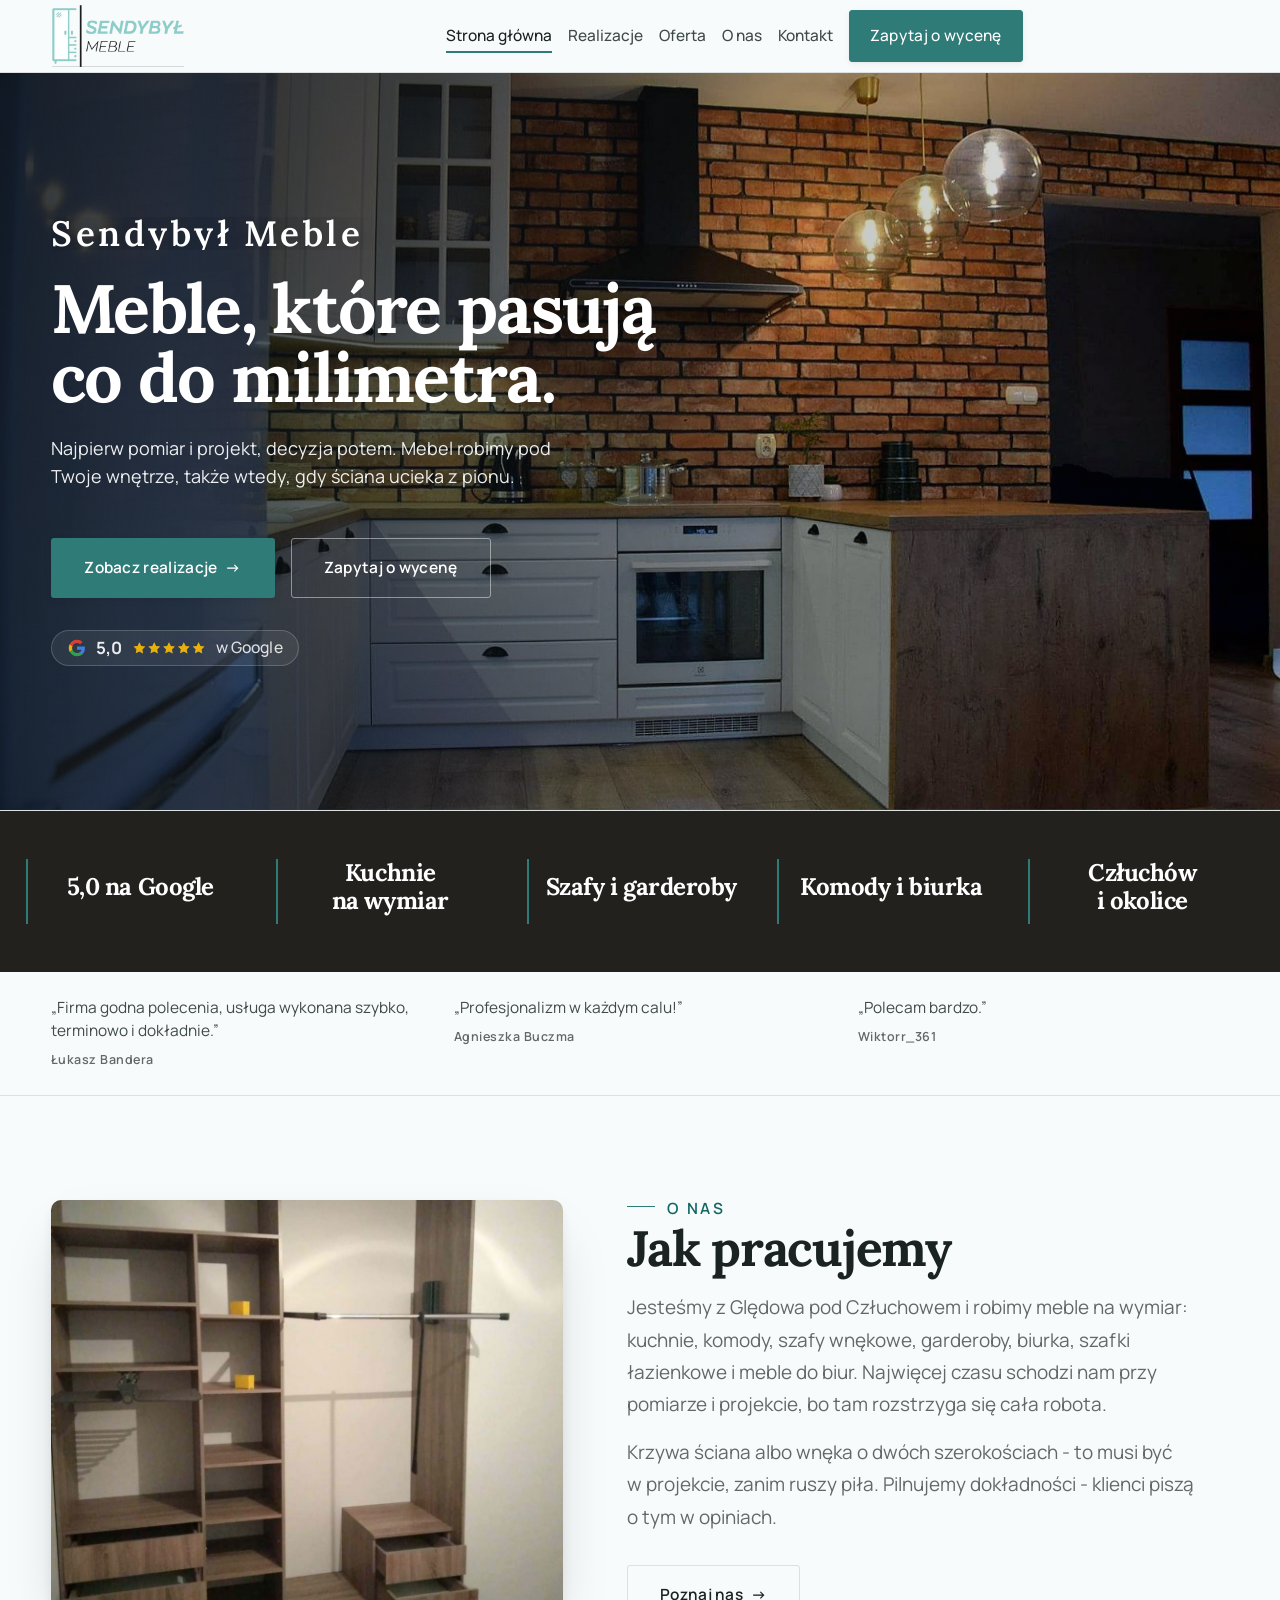
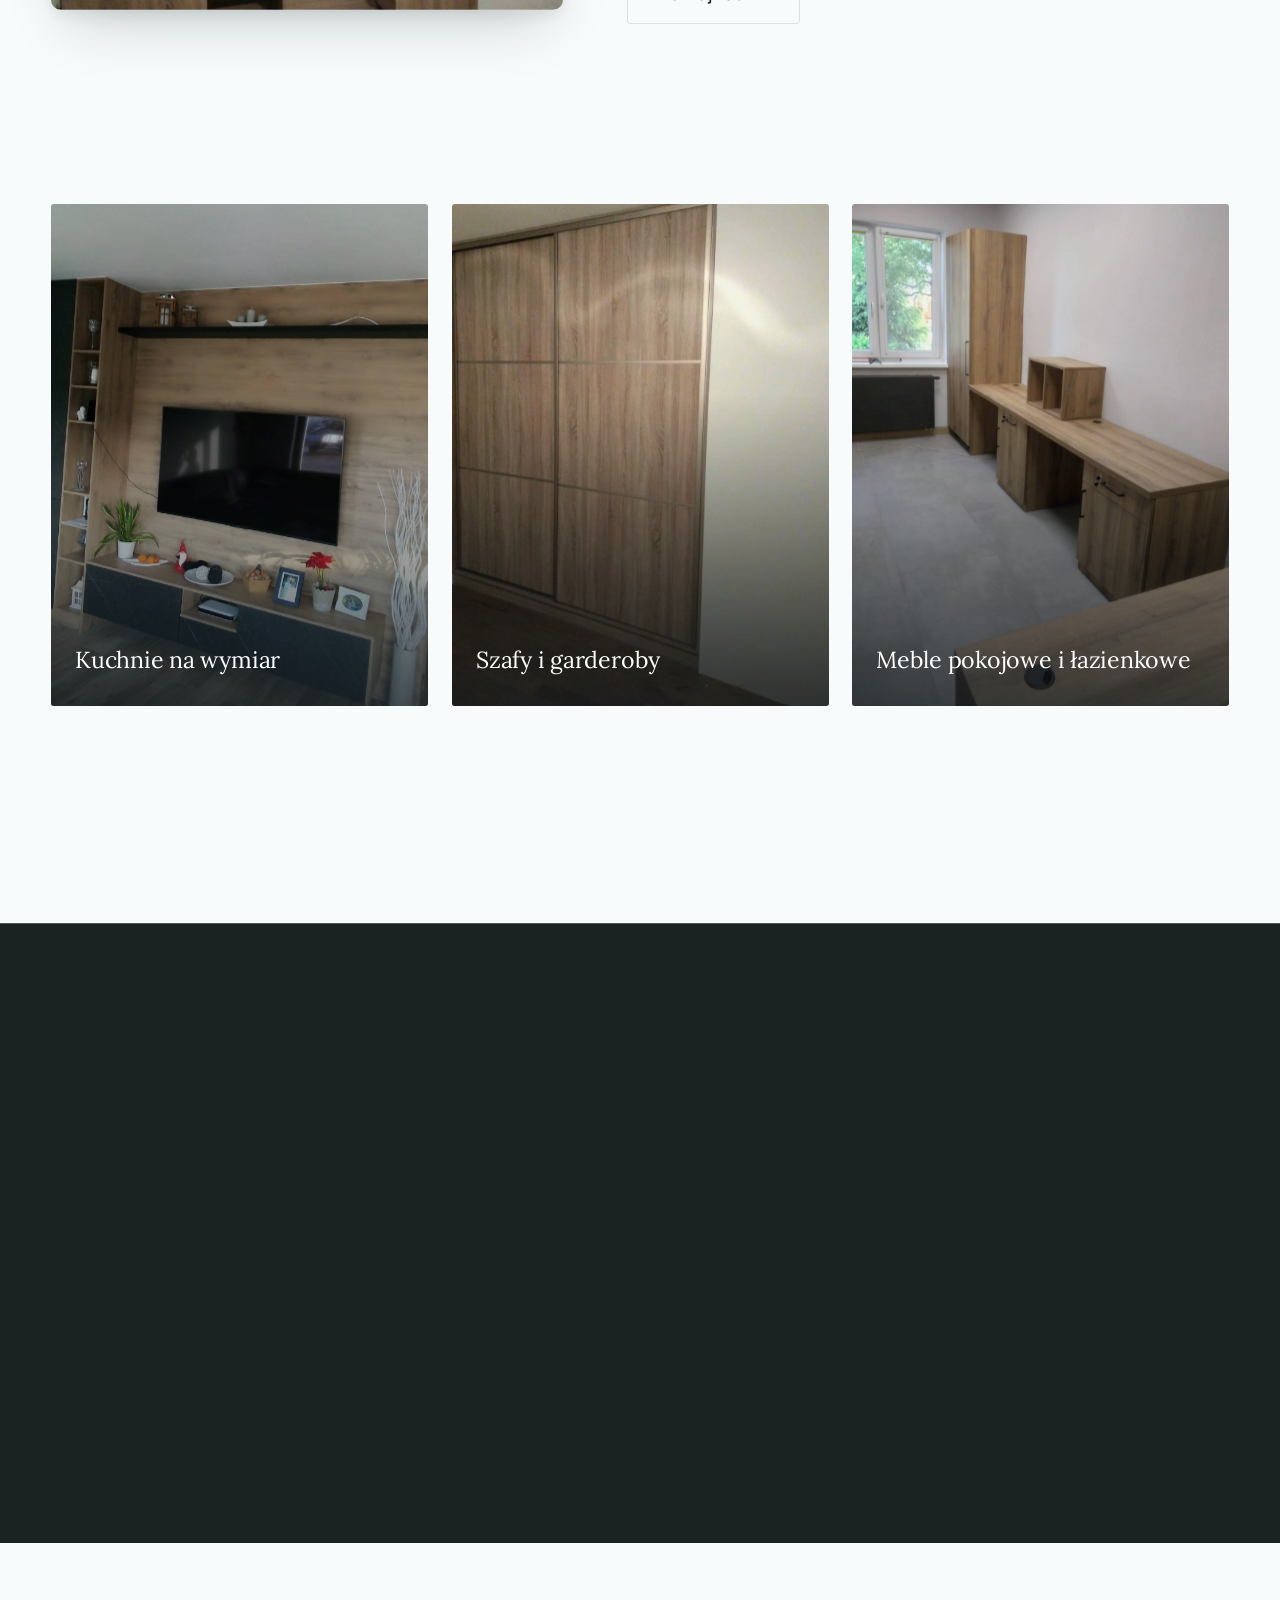
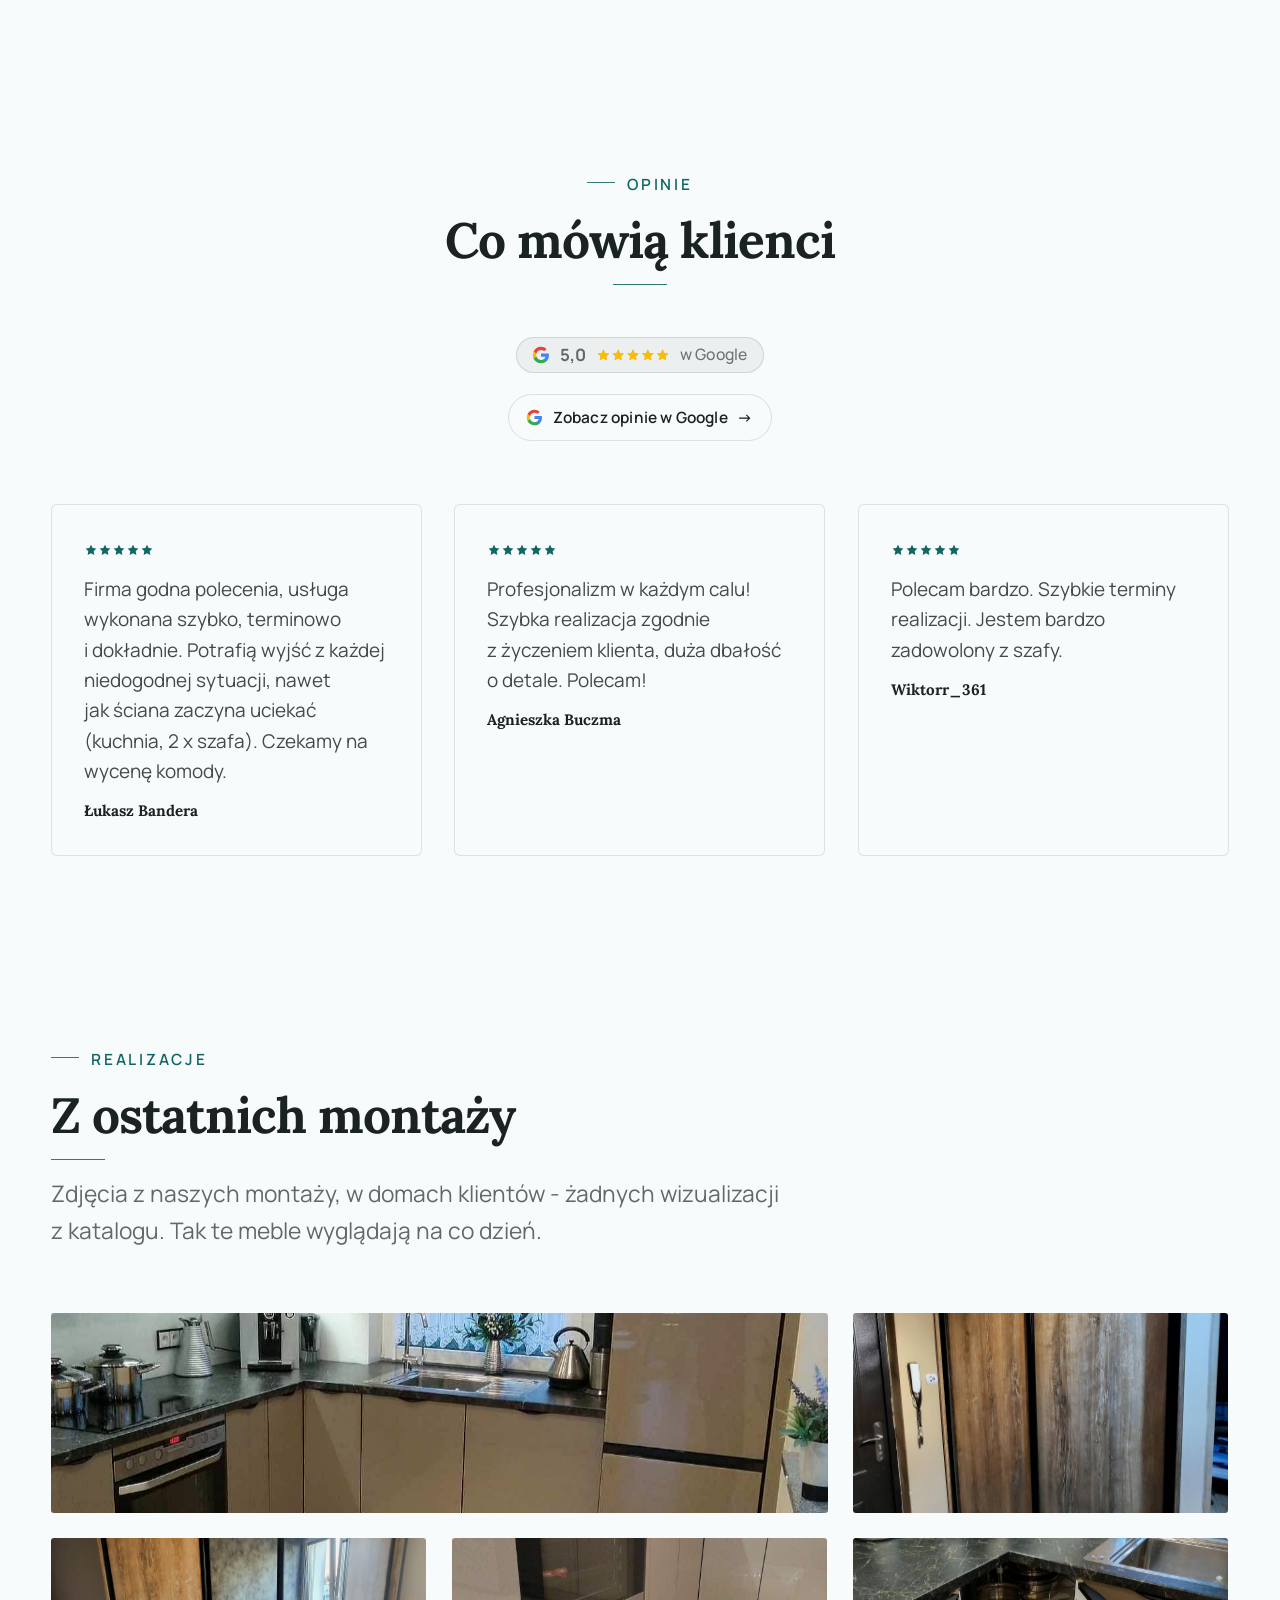
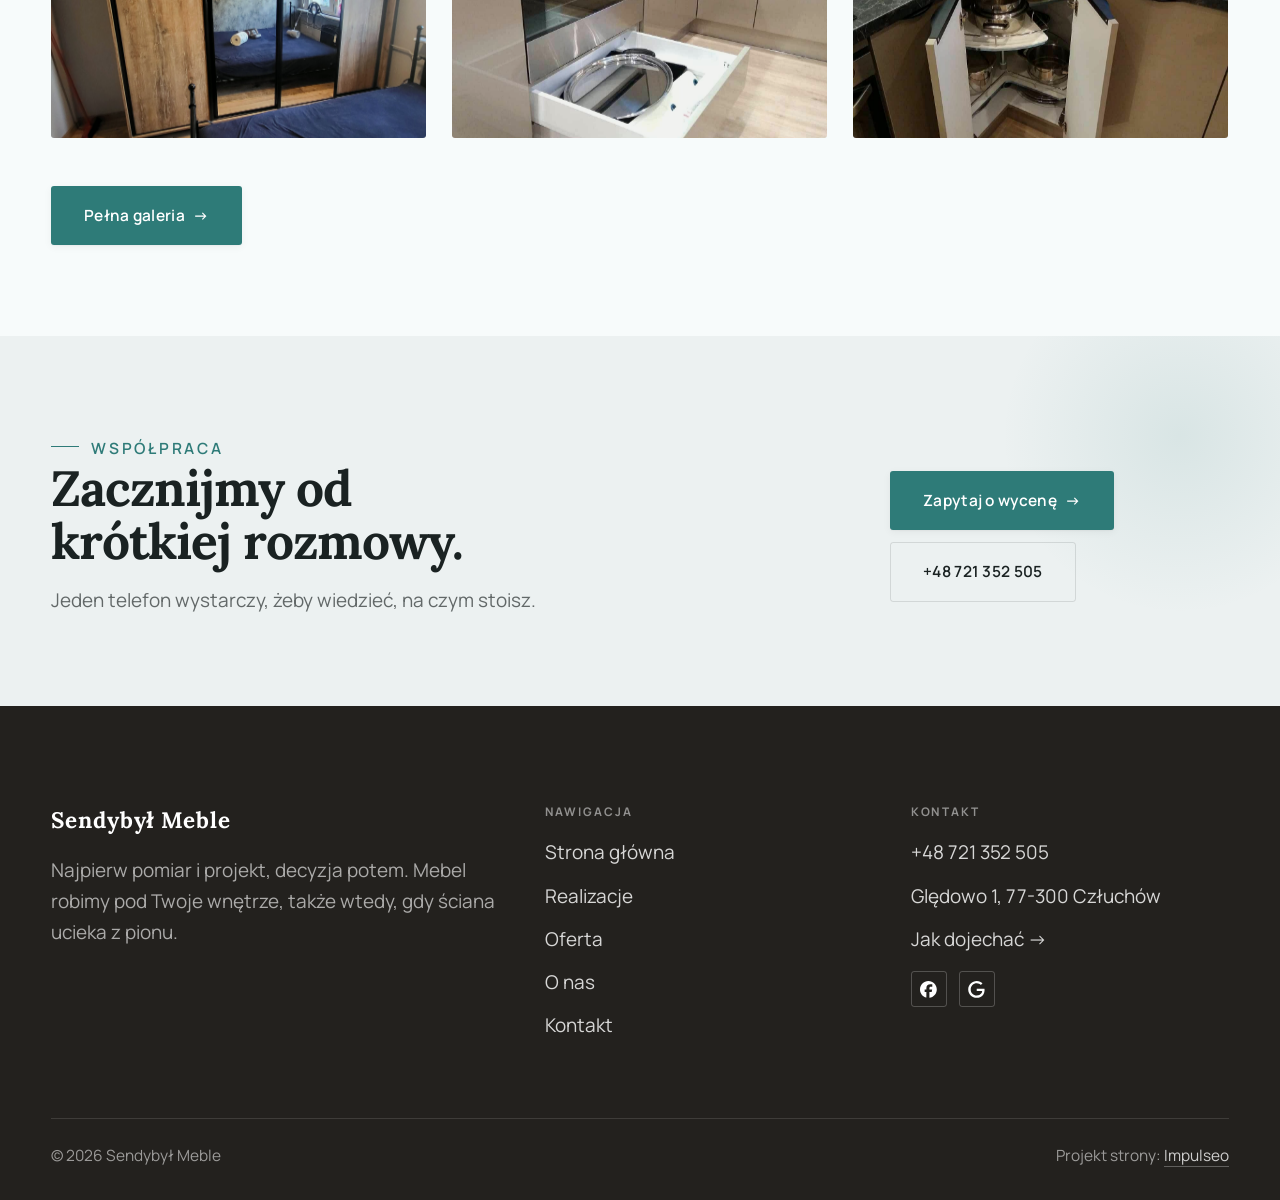
<file: index.html>
<!DOCTYPE html>
<html lang="pl">
<head>
<meta charset="UTF-8">
<meta name="viewport" content="width=device-width, initial-scale=1.0">
<title>Sendybył Meble - meble na wymiar, kuchnie i szafy</title>
<meta name="description" content="Meble na wymiar w Człuchowie: kuchnie, szafy i zabudowy pod Twoje wnętrze. Pomiar, projekt i montaż u klienta. Zadzwoń: +48 721 352 505.">
<link rel="canonical" href="https://kris20032.github.io/sendybyl-meble/">
<meta name="robots" content="noindex, nofollow">
<meta property="og:type" content="website">
<meta property="og:locale" content="pl_PL">
<meta property="og:site_name" content="Sendybył Meble">
<meta property="og:title" content="Sendybył Meble - meble na wymiar, kuchnie i szafy">
<meta property="og:description" content="Meble na wymiar w Człuchowie: kuchnie, szafy i zabudowy pod Twoje wnętrze. Pomiar, projekt i montaż u klienta. Zadzwoń: +48 721 352 505.">
<meta property="og:url" content="https://kris20032.github.io/sendybyl-meble/">
<meta property="og:image" content="https://kris20032.github.io/sendybyl-meble/img/og.jpg">
<meta property="og:image:width" content="1200">
<meta property="og:image:height" content="630">
<meta name="twitter:card" content="summary_large_image">
<script type="application/ld+json">{"@context": "https://schema.org", "@type": "LocalBusiness", "name": "Sendybył Meble", "url": "https://kris20032.github.io/sendybyl-meble/", "telephone": "+48721352505", "image": "https://kris20032.github.io/sendybyl-meble/img/og.jpg", "areaServed": "Człuchów", "sameAs": ["https://maps.google.com/?cid=7739868012427773197&g_mp=Cidnb29nbGUubWFwcy5wbGFjZXMudjEuUGxhY2VzLlNlYXJjaFRleHQQAhgEIAA", "https://www.facebook.com/sendybyl.meble/"]}</script>
<link rel="preconnect" href="https://fonts.googleapis.com">
<link rel="preconnect" href="https://fonts.gstatic.com" crossorigin>
<link href="https://fonts.googleapis.com/css2?family=Lora:wght@500;600;700&family=Manrope:wght@400;500;600&display=swap" rel="stylesheet">
<link rel="stylesheet" href="assets/styles.css?v=b7d2bc9f">
</head>
<body>

<header class="nav">
  <div class="wrap nav-inner">
    <a class="brand brand-has-logo" href="index.html"><img class="brand-logo" src="img/logo.png" alt="Sendybył Meble" width="1728" height="825" decoding="async"></a>
    <nav class="nav-links">
      <a href="index.html" class="active" aria-current="page">Strona główna</a>
      <a href="realizacje.html">Realizacje</a>
      <a href="oferta.html">Oferta</a>
      <a href="o-nas.html">O nas</a>
      <a href="kontakt.html">Kontakt</a>
      <a href="kontakt.html" class="btn btn-accent">Zapytaj o wycenę</a>
    </nav>
    <button class="nav-toggle" aria-label="Menu"><span></span><span></span><span></span></button>
  </div>
</header>

<main>
<section class="hero-cine">
  <img src="img/hero.jpg" fetchpriority="high" data-rotate="img/g3.jpg|img/g6.jpg" alt="Sendybył Meble - Meble, które pasują co do milimetra. " width="1600" height="1068">
  <div class="wrap">
    <div class="hero-copy">
      <div class="brandmark bm-m"><span class="bm-line"><span>Sendybył Meble</span></span></div>
      <h1>Meble, które pasują co do milimetra. </h1>
      <p class="lead">Najpierw pomiar i projekt, decyzja potem. Mebel robimy pod Twoje wnętrze, także wtedy, gdy ściana ucieka z pionu.</p>
      <div class="hero-actions">
        <a href="realizacje.html" class="btn btn-accent">Zobacz realizacje <span class="arr">→</span></a>
        <a href="kontakt.html" class="btn btn-ghost btn-on-dark">Zapytaj o wycenę</a>
      </div>
      <div style="margin-top:var(--space-6);color:#fff;font-weight:600;letter-spacing:.02em;opacity:.92"><span class="g-badge"><svg class="gb-ico" viewBox="0 0 24 24" width="18" height="18" aria-hidden="true"><path fill="#4285F4" d="M22.56 12.25c0-.78-.07-1.53-.2-2.25H12v4.26h5.92c-.26 1.37-1.04 2.53-2.21 3.31v2.77h3.57c2.08-1.92 3.28-4.74 3.28-8.09z"/><path fill="#34A853" d="M12 23c2.97 0 5.46-.98 7.28-2.66l-3.57-2.77c-.98.66-2.23 1.06-3.71 1.06-2.86 0-5.29-1.93-6.16-4.53H2.18v2.84C3.99 20.53 7.7 23 12 23z"/><path fill="#FBBC05" d="M5.84 14.09c-.22-.66-.35-1.36-.35-2.09s.13-1.43.35-2.09V7.07H2.18C1.43 8.55 1 10.22 1 12s.43 3.45 1.18 4.93l2.85-2.22.81-.62z"/><path fill="#EA4335" d="M12 5.38c1.62 0 3.06.56 4.21 1.64l3.15-3.15C17.45 2.09 14.97 1 12 1 7.7 1 3.99 3.47 2.18 7.07l3.66 2.84c.87-2.6 3.3-4.53 6.16-4.53z"/></svg><b class="gb-ocena">5,0</b><svg class="gb-stars" viewBox="0 0 90 18" width="74" height="14.8" aria-hidden="true"><g fill="currentColor" opacity=".26"><path transform="translate(0,0)" d="M9 1.6l2.2 4.46 4.92.72-3.56 3.47.84 4.9L9 12.74l-4.4 2.31.84-4.9L1.88 6.68l4.92-.72L9 1.6Z"/><path transform="translate(18,0)" d="M9 1.6l2.2 4.46 4.92.72-3.56 3.47.84 4.9L9 12.74l-4.4 2.31.84-4.9L1.88 6.68l4.92-.72L9 1.6Z"/><path transform="translate(36,0)" d="M9 1.6l2.2 4.46 4.92.72-3.56 3.47.84 4.9L9 12.74l-4.4 2.31.84-4.9L1.88 6.68l4.92-.72L9 1.6Z"/><path transform="translate(54,0)" d="M9 1.6l2.2 4.46 4.92.72-3.56 3.47.84 4.9L9 12.74l-4.4 2.31.84-4.9L1.88 6.68l4.92-.72L9 1.6Z"/><path transform="translate(72,0)" d="M9 1.6l2.2 4.46 4.92.72-3.56 3.47.84 4.9L9 12.74l-4.4 2.31.84-4.9L1.88 6.68l4.92-.72L9 1.6Z"/></g><clipPath id="gs1000"><rect x="0" y="0" width="90.0" height="18"/></clipPath><g fill="#FBBC04" clip-path="url(#gs1000)"><path transform="translate(0,0)" d="M9 1.6l2.2 4.46 4.92.72-3.56 3.47.84 4.9L9 12.74l-4.4 2.31.84-4.9L1.88 6.68l4.92-.72L9 1.6Z"/><path transform="translate(18,0)" d="M9 1.6l2.2 4.46 4.92.72-3.56 3.47.84 4.9L9 12.74l-4.4 2.31.84-4.9L1.88 6.68l4.92-.72L9 1.6Z"/><path transform="translate(36,0)" d="M9 1.6l2.2 4.46 4.92.72-3.56 3.47.84 4.9L9 12.74l-4.4 2.31.84-4.9L1.88 6.68l4.92-.72L9 1.6Z"/><path transform="translate(54,0)" d="M9 1.6l2.2 4.46 4.92.72-3.56 3.47.84 4.9L9 12.74l-4.4 2.31.84-4.9L1.88 6.68l4.92-.72L9 1.6Z"/><path transform="translate(72,0)" d="M9 1.6l2.2 4.46 4.92.72-3.56 3.47.84 4.9L9 12.74l-4.4 2.31.84-4.9L1.88 6.68l4.92-.72L9 1.6Z"/></g></svg><span class="gb-txt">w Google</span></span></div>
    </div>
  </div>
</section>
<section class="strip n-5" style="padding-block:0">
  <div class="wrap">
    <div class="item reveal"><div class="k">5,0 na Google</div><div class="v"></div></div>
    <div class="item reveal"><div class="k">Kuchnie na wymiar</div><div class="v"></div></div>
    <div class="item reveal"><div class="k">Szafy i garderoby</div><div class="v"></div></div>
    <div class="item reveal"><div class="k">Komody i biurka</div><div class="v"></div></div>
    <div class="item reveal"><div class="k">Człuchów i okolice</div><div class="v"></div></div>
  </div>
</section>
<section class="opinie-mini" aria-label="Opinie klientów">
  <div class="wrap">
    <div class="om-row">
      <div class="om-item reveal"><blockquote>„Firma godna polecenia, usługa wykonana szybko, terminowo i dokładnie.”</blockquote><span class="om-autor">Łukasz Bandera</span></div>
      <div class="om-item reveal"><blockquote>„Profesjonalizm w każdym calu!”</blockquote><span class="om-autor">Agnieszka Buczma</span></div>
      <div class="om-item reveal"><blockquote>„Polecam bardzo.”</blockquote><span class="om-autor">Wiktorr_361</span></div>
    </div>
  </div>
</section>
<section>
  <div class="wrap split">
    <div class="split-art reveal"><img src="img/g1.jpg" alt="Sendybył Meble - realizacja" loading="lazy" width="1070" height="1476" decoding="async"></div>
    <div class="split-copy reveal">
      <span class="eyebrow">O nas</span>
      <h2>Jak pracujemy</h2>
      <p class="muted">Jesteśmy z Ględowa pod Człuchowem i robimy meble na wymiar: kuchnie, komody, szafy wnękowe, garderoby, biurka, szafki łazienkowe i meble do biur. Najwięcej czasu schodzi nam przy pomiarze i projekcie, bo tam rozstrzyga się cała robota.</p>
      <p class="muted">Krzywa ściana albo wnęka o dwóch szerokościach - to musi być w projekcie, zanim ruszy piła. Pilnujemy dokładności - klienci piszą o tym w opiniach.</p>
      <a href="o-nas.html" class="btn btn-ghost">Poznaj nas <span class="arr">→</span></a>
    </div>
  </div>
</section>
<section class="gateways-band">
  <div class="wrap">
    <div class="gateways">
      <a href="oferta.html" class="gateway reveal"><img src="img/g2.jpg" alt="Kuchnie na wymiar" loading="lazy" width="1438" height="1996" decoding="async"><span class="g-ttl">Kuchnie na wymiar</span></a>
      <a href="oferta.html" class="gateway reveal"><img src="img/g4.jpg" alt="Szafy i garderoby" loading="lazy" width="1132" height="1520" decoding="async"><span class="g-ttl">Szafy i garderoby</span></a>
      <a href="oferta.html" class="gateway reveal"><img src="img/g5.jpg" alt="Meble pokojowe i łazienkowe" loading="lazy" width="1146" height="1550" decoding="async"><span class="g-ttl">Meble pokojowe i łazienkowe</span></a>
    </div>
  </div>
</section>
<section class="stopklatka" aria-hidden="true">
  <div class="stk-bg" style="background-image:url(img/g7.jpg)"></div>
</section>
<section class="opinie">
  <div class="wrap">
    <div class="head center reveal">
      <span class="eyebrow">Opinie</span>
      <h2>Co mówią klienci</h2>
    </div>
    <p class="op-meta reveal"><span class="g-badge"><svg class="gb-ico" viewBox="0 0 24 24" width="18" height="18" aria-hidden="true"><path fill="#4285F4" d="M22.56 12.25c0-.78-.07-1.53-.2-2.25H12v4.26h5.92c-.26 1.37-1.04 2.53-2.21 3.31v2.77h3.57c2.08-1.92 3.28-4.74 3.28-8.09z"/><path fill="#34A853" d="M12 23c2.97 0 5.46-.98 7.28-2.66l-3.57-2.77c-.98.66-2.23 1.06-3.71 1.06-2.86 0-5.29-1.93-6.16-4.53H2.18v2.84C3.99 20.53 7.7 23 12 23z"/><path fill="#FBBC05" d="M5.84 14.09c-.22-.66-.35-1.36-.35-2.09s.13-1.43.35-2.09V7.07H2.18C1.43 8.55 1 10.22 1 12s.43 3.45 1.18 4.93l2.85-2.22.81-.62z"/><path fill="#EA4335" d="M12 5.38c1.62 0 3.06.56 4.21 1.64l3.15-3.15C17.45 2.09 14.97 1 12 1 7.7 1 3.99 3.47 2.18 7.07l3.66 2.84c.87-2.6 3.3-4.53 6.16-4.53z"/></svg><b class="gb-ocena">5,0</b><svg class="gb-stars" viewBox="0 0 90 18" width="74" height="14.8" aria-hidden="true"><g fill="currentColor" opacity=".26"><path transform="translate(0,0)" d="M9 1.6l2.2 4.46 4.92.72-3.56 3.47.84 4.9L9 12.74l-4.4 2.31.84-4.9L1.88 6.68l4.92-.72L9 1.6Z"/><path transform="translate(18,0)" d="M9 1.6l2.2 4.46 4.92.72-3.56 3.47.84 4.9L9 12.74l-4.4 2.31.84-4.9L1.88 6.68l4.92-.72L9 1.6Z"/><path transform="translate(36,0)" d="M9 1.6l2.2 4.46 4.92.72-3.56 3.47.84 4.9L9 12.74l-4.4 2.31.84-4.9L1.88 6.68l4.92-.72L9 1.6Z"/><path transform="translate(54,0)" d="M9 1.6l2.2 4.46 4.92.72-3.56 3.47.84 4.9L9 12.74l-4.4 2.31.84-4.9L1.88 6.68l4.92-.72L9 1.6Z"/><path transform="translate(72,0)" d="M9 1.6l2.2 4.46 4.92.72-3.56 3.47.84 4.9L9 12.74l-4.4 2.31.84-4.9L1.88 6.68l4.92-.72L9 1.6Z"/></g><clipPath id="gs1000"><rect x="0" y="0" width="90.0" height="18"/></clipPath><g fill="#FBBC04" clip-path="url(#gs1000)"><path transform="translate(0,0)" d="M9 1.6l2.2 4.46 4.92.72-3.56 3.47.84 4.9L9 12.74l-4.4 2.31.84-4.9L1.88 6.68l4.92-.72L9 1.6Z"/><path transform="translate(18,0)" d="M9 1.6l2.2 4.46 4.92.72-3.56 3.47.84 4.9L9 12.74l-4.4 2.31.84-4.9L1.88 6.68l4.92-.72L9 1.6Z"/><path transform="translate(36,0)" d="M9 1.6l2.2 4.46 4.92.72-3.56 3.47.84 4.9L9 12.74l-4.4 2.31.84-4.9L1.88 6.68l4.92-.72L9 1.6Z"/><path transform="translate(54,0)" d="M9 1.6l2.2 4.46 4.92.72-3.56 3.47.84 4.9L9 12.74l-4.4 2.31.84-4.9L1.88 6.68l4.92-.72L9 1.6Z"/><path transform="translate(72,0)" d="M9 1.6l2.2 4.46 4.92.72-3.56 3.47.84 4.9L9 12.74l-4.4 2.31.84-4.9L1.88 6.68l4.92-.72L9 1.6Z"/></g></svg><span class="gb-txt">w Google</span></span></p>
    <p class="op-meta reveal"><a class="op-google" href="https://maps.google.com/?cid=7739868012427773197&amp;g_mp=Cidnb29nbGUubWFwcy5wbGFjZXMudjEuUGxhY2VzLlNlYXJjaFRleHQQAhgEIAA" target="_blank" rel="noopener"><svg class="op-g-ico" viewBox="0 0 24 24" width="17" height="17" aria-hidden="true"><path fill="#4285F4" d="M22.56 12.25c0-.78-.07-1.53-.2-2.25H12v4.26h5.92c-.26 1.37-1.04 2.53-2.21 3.31v2.77h3.57c2.08-1.92 3.28-4.74 3.28-8.09z"/><path fill="#34A853" d="M12 23c2.97 0 5.46-.98 7.28-2.66l-3.57-2.77c-.98.66-2.23 1.06-3.71 1.06-2.86 0-5.29-1.93-6.16-4.53H2.18v2.84C3.99 20.53 7.7 23 12 23z"/><path fill="#FBBC05" d="M5.84 14.09c-.22-.66-.35-1.36-.35-2.09s.13-1.43.35-2.09V7.07H2.18C1.43 8.55 1 10.22 1 12s.43 3.45 1.18 4.93l2.85-2.22.81-.62z"/><path fill="#EA4335" d="M12 5.38c1.62 0 3.06.56 4.21 1.64l3.15-3.15C17.45 2.09 14.97 1 12 1 7.7 1 3.99 3.47 2.18 7.07l3.66 2.84c.87-2.6 3.3-4.53 6.16-4.53z"/></svg><span>Zobacz opinie w Google</span><span class="arr">→</span></a></p>
    <div class="opinie-grid">
      <figure class="op-card reveal"><span class="op-star"><svg class="ico-star" width="14" height="14" viewBox="0 0 24 24" style="vertical-align:-2px" aria-hidden="true"><path d="M12 2.8l2.85 5.8 6.4.93-4.63 4.5 1.1 6.37L12 17.4l-5.72 3 1.1-6.37-4.63-4.5 6.4-.93L12 2.8Z" fill="currentColor"/></svg><svg class="ico-star" width="14" height="14" viewBox="0 0 24 24" style="vertical-align:-2px" aria-hidden="true"><path d="M12 2.8l2.85 5.8 6.4.93-4.63 4.5 1.1 6.37L12 17.4l-5.72 3 1.1-6.37-4.63-4.5 6.4-.93L12 2.8Z" fill="currentColor"/></svg><svg class="ico-star" width="14" height="14" viewBox="0 0 24 24" style="vertical-align:-2px" aria-hidden="true"><path d="M12 2.8l2.85 5.8 6.4.93-4.63 4.5 1.1 6.37L12 17.4l-5.72 3 1.1-6.37-4.63-4.5 6.4-.93L12 2.8Z" fill="currentColor"/></svg><svg class="ico-star" width="14" height="14" viewBox="0 0 24 24" style="vertical-align:-2px" aria-hidden="true"><path d="M12 2.8l2.85 5.8 6.4.93-4.63 4.5 1.1 6.37L12 17.4l-5.72 3 1.1-6.37-4.63-4.5 6.4-.93L12 2.8Z" fill="currentColor"/></svg><svg class="ico-star" width="14" height="14" viewBox="0 0 24 24" style="vertical-align:-2px" aria-hidden="true"><path d="M12 2.8l2.85 5.8 6.4.93-4.63 4.5 1.1 6.37L12 17.4l-5.72 3 1.1-6.37-4.63-4.5 6.4-.93L12 2.8Z" fill="currentColor"/></svg></span><blockquote>Firma godna polecenia, usługa wykonana szybko, terminowo i dokładnie. Potrafią wyjść z każdej niedogodnej sytuacji, nawet jak ściana zaczyna uciekać (kuchnia, 2 x szafa). Czekamy na wycenę komody.</blockquote><span class="op-autor">Łukasz Bandera</span></figure>
      <figure class="op-card reveal"><span class="op-star"><svg class="ico-star" width="14" height="14" viewBox="0 0 24 24" style="vertical-align:-2px" aria-hidden="true"><path d="M12 2.8l2.85 5.8 6.4.93-4.63 4.5 1.1 6.37L12 17.4l-5.72 3 1.1-6.37-4.63-4.5 6.4-.93L12 2.8Z" fill="currentColor"/></svg><svg class="ico-star" width="14" height="14" viewBox="0 0 24 24" style="vertical-align:-2px" aria-hidden="true"><path d="M12 2.8l2.85 5.8 6.4.93-4.63 4.5 1.1 6.37L12 17.4l-5.72 3 1.1-6.37-4.63-4.5 6.4-.93L12 2.8Z" fill="currentColor"/></svg><svg class="ico-star" width="14" height="14" viewBox="0 0 24 24" style="vertical-align:-2px" aria-hidden="true"><path d="M12 2.8l2.85 5.8 6.4.93-4.63 4.5 1.1 6.37L12 17.4l-5.72 3 1.1-6.37-4.63-4.5 6.4-.93L12 2.8Z" fill="currentColor"/></svg><svg class="ico-star" width="14" height="14" viewBox="0 0 24 24" style="vertical-align:-2px" aria-hidden="true"><path d="M12 2.8l2.85 5.8 6.4.93-4.63 4.5 1.1 6.37L12 17.4l-5.72 3 1.1-6.37-4.63-4.5 6.4-.93L12 2.8Z" fill="currentColor"/></svg><svg class="ico-star" width="14" height="14" viewBox="0 0 24 24" style="vertical-align:-2px" aria-hidden="true"><path d="M12 2.8l2.85 5.8 6.4.93-4.63 4.5 1.1 6.37L12 17.4l-5.72 3 1.1-6.37-4.63-4.5 6.4-.93L12 2.8Z" fill="currentColor"/></svg></span><blockquote>Profesjonalizm w każdym calu! Szybka realizacja zgodnie z życzeniem klienta, duża dbałość o detale. Polecam!</blockquote><span class="op-autor">Agnieszka Buczma</span></figure>
      <figure class="op-card reveal"><span class="op-star"><svg class="ico-star" width="14" height="14" viewBox="0 0 24 24" style="vertical-align:-2px" aria-hidden="true"><path d="M12 2.8l2.85 5.8 6.4.93-4.63 4.5 1.1 6.37L12 17.4l-5.72 3 1.1-6.37-4.63-4.5 6.4-.93L12 2.8Z" fill="currentColor"/></svg><svg class="ico-star" width="14" height="14" viewBox="0 0 24 24" style="vertical-align:-2px" aria-hidden="true"><path d="M12 2.8l2.85 5.8 6.4.93-4.63 4.5 1.1 6.37L12 17.4l-5.72 3 1.1-6.37-4.63-4.5 6.4-.93L12 2.8Z" fill="currentColor"/></svg><svg class="ico-star" width="14" height="14" viewBox="0 0 24 24" style="vertical-align:-2px" aria-hidden="true"><path d="M12 2.8l2.85 5.8 6.4.93-4.63 4.5 1.1 6.37L12 17.4l-5.72 3 1.1-6.37-4.63-4.5 6.4-.93L12 2.8Z" fill="currentColor"/></svg><svg class="ico-star" width="14" height="14" viewBox="0 0 24 24" style="vertical-align:-2px" aria-hidden="true"><path d="M12 2.8l2.85 5.8 6.4.93-4.63 4.5 1.1 6.37L12 17.4l-5.72 3 1.1-6.37-4.63-4.5 6.4-.93L12 2.8Z" fill="currentColor"/></svg><svg class="ico-star" width="14" height="14" viewBox="0 0 24 24" style="vertical-align:-2px" aria-hidden="true"><path d="M12 2.8l2.85 5.8 6.4.93-4.63 4.5 1.1 6.37L12 17.4l-5.72 3 1.1-6.37-4.63-4.5 6.4-.93L12 2.8Z" fill="currentColor"/></svg></span><blockquote>Polecam bardzo. Szybkie terminy realizacji. Jestem bardzo zadowolony z szafy.</blockquote><span class="op-autor">Wiktorr_361</span></figure>
    </div>
  </div>
</section>
<section>
  <div class="wrap">
    <div class="head reveal">
      <span class="eyebrow">Realizacje</span>
      <h2>Z ostatnich montaży</h2>
      <p>Zdjęcia z naszych montaży, w domach klientów - żadnych wizualizacji z katalogu. Tak te meble wyglądają na co dzień.</p>
    </div>
    <div class="gallery">
      <div class="tile t-two3 reveal"><img src="img/g8.jpg" alt="Sendybył Meble" loading="lazy" width="1170" height="1560" decoding="async"></div>
      <div class="tile t-third reveal"><img src="img/g9.jpg" alt="Sendybył Meble" loading="lazy" width="1600" height="1200" decoding="async"></div>
      <div class="tile t-third reveal"><img src="img/g10.jpg" alt="Sendybył Meble" loading="lazy" width="1600" height="2133" decoding="async"></div>
      <div class="tile t-third reveal"><img src="img/g11.jpg" alt="Sendybył Meble" loading="lazy" width="1170" height="1560" decoding="async"></div>
      <div class="tile t-third reveal"><img src="img/g12.jpg" alt="Sendybył Meble" loading="lazy" width="1170" height="1560" decoding="async"></div>
    </div>
    <div style="margin-top:var(--space-7)" class="reveal"><a href="realizacje.html" class="btn btn-accent">Pełna galeria <span class="arr">→</span></a></div>
  </div>
</section>
<section class="cta">
  <div class="wrap">
    <div class="reveal">
      <span class="eyebrow">Współpraca</span>
      <h2>Zacznijmy od krótkiej rozmowy.</h2>
      <p>Jeden telefon wystarczy, żeby wiedzieć, na czym stoisz.</p>
    </div>
    <div class="cta-actions reveal">
      <a href="kontakt.html" class="btn btn-light">Zapytaj o wycenę <span class="arr">→</span></a>
      <a href="tel:+48721352505" class="btn btn-ghost btn-ghost-cta">+48 721 352 505</a>
    </div>
  </div>
</section>
</main>

<footer>
  <div class="wrap">
    <div class="foot-grid">
      <div class="foot-brand">
        <div class="name">Sendybył Meble</div>
        <p>Najpierw pomiar i projekt, decyzja potem. Mebel robimy pod Twoje wnętrze, także wtedy, gdy ściana ucieka z pionu.</p>
      </div>
      <div class="foot-col">
        <h4>Nawigacja</h4>
        <a href="index.html">Strona główna</a>
        <a href="realizacje.html">Realizacje</a>
        <a href="oferta.html">Oferta</a>
        <a href="o-nas.html">O nas</a>
        <a href="kontakt.html">Kontakt</a>
      </div>
      <div class="foot-col">
        <h4>Kontakt</h4>
        <a href="tel:+48721352505">+48 721 352 505</a>
        <p>Ględowo 1, 77-300 Człuchów</p>
        <a href="https://maps.google.com/?cid=7739868012427773197&g_mp=Cidnb29nbGUubWFwcy5wbGFjZXMudjEuUGxhY2VzLlNlYXJjaFRleHQQAhgEIAA" target="_blank" rel="noopener">Jak dojechać →</a>
      <div class="foot-soc">
        <a class="soc" href="https://www.facebook.com/sendybyl.meble/" target="_blank" rel="noopener" aria-label="Facebook - Sendybył Meble"><svg viewBox="0 0 24 24" aria-hidden="true" focusable="false"><path d="M9.101 23.691v-7.98H6.627v-3.667h2.474v-1.58c0-4.085 1.848-5.978 5.858-5.978.401 0 .955.042 1.468.103a8.68 8.68 0 0 1 1.141.195v3.325a8.623 8.623 0 0 0-.653-.036 26.805 26.805 0 0 0-.733-.009c-.707 0-1.259.096-1.675.309a1.686 1.686 0 0 0-.679.622c-.258.42-.374.995-.374 1.752v1.297h3.919l-.386 2.103-.287 1.564h-3.246v8.245C19.396 23.238 24 18.179 24 12.044c0-6.627-5.373-12-12-12s-12 5.373-12 12c0 5.628 3.874 10.35 9.101 11.647Z" fill="currentColor"/></svg></a>
        <a class="soc" href="https://maps.google.com/?cid=7739868012427773197&g_mp=Cidnb29nbGUubWFwcy5wbGFjZXMudjEuUGxhY2VzLlNlYXJjaFRleHQQAhgEIAA" target="_blank" rel="noopener" aria-label="Google - Sendybył Meble"><svg viewBox="0 0 24 24" aria-hidden="true" focusable="false"><path d="M12.48 10.92v3.28h7.84c-.24 1.84-.853 3.187-1.787 4.133-1.147 1.147-2.933 2.4-6.053 2.4-4.827 0-8.6-3.893-8.6-8.72s3.773-8.72 8.6-8.72c2.6 0 4.507 1.027 5.907 2.347l2.307-2.307C18.747 1.44 16.133 0 12.48 0 5.867 0 .307 5.387.307 12s5.56 12 12.173 12c3.573 0 6.267-1.173 8.373-3.36 2.16-2.16 2.84-5.213 2.84-7.667 0-.76-.053-1.467-.173-2.053H12.48z" fill="currentColor"/></svg></a>
      </div>
      </div>
    </div>
    <div class="foot-bot">
      <span>© 2026 Sendybył Meble</span>
      <span>Projekt strony: <a class="foot-credit" href="https://impulseo.pl" target="_blank" rel="noopener">Impulseo</a></span>
    </div>
  </div>
</footer>
<div class="sticky-reserve"><a class="sr-book" href="kontakt.html">Zapytaj o wycenę</a><a class="sr-call" href="tel:+48721352505" aria-label="Zadzwoń"><svg class="ico-tel" width="16" height="16" viewBox="0 0 24 24" fill="none" aria-hidden="true"><path d="M6.6 10.8a15.5 15.5 0 0 0 6.6 6.6l2.2-2.2a1 1 0 0 1 1-.24 11.4 11.4 0 0 0 3.6.58 1 1 0 0 1 1 1V20a1 1 0 0 1-1 1A17 17 0 0 1 3 4a1 1 0 0 1 1-1h3.5a1 1 0 0 1 1 1c0 1.25.2 2.46.58 3.6a1 1 0 0 1-.25 1l-2.23 2.2Z" fill="currentColor"/></svg></a></div>
<div class="demo-wazne" data-do="2026-10-05" data-cykl="3" hidden><svg class="dw-ico" width="13" height="13" viewBox="0 0 24 24" fill="none" aria-hidden="true"><circle cx="12" cy="12" r="8.6" stroke="currentColor" stroke-width="1.8"/><path d="M12 7.2V12l3.3 2" stroke="currentColor" stroke-width="1.8" stroke-linecap="round"/></svg><span class="dw-txt"></span></div>

<script src="assets/main.js"></script>
</body>
</html>
</file>
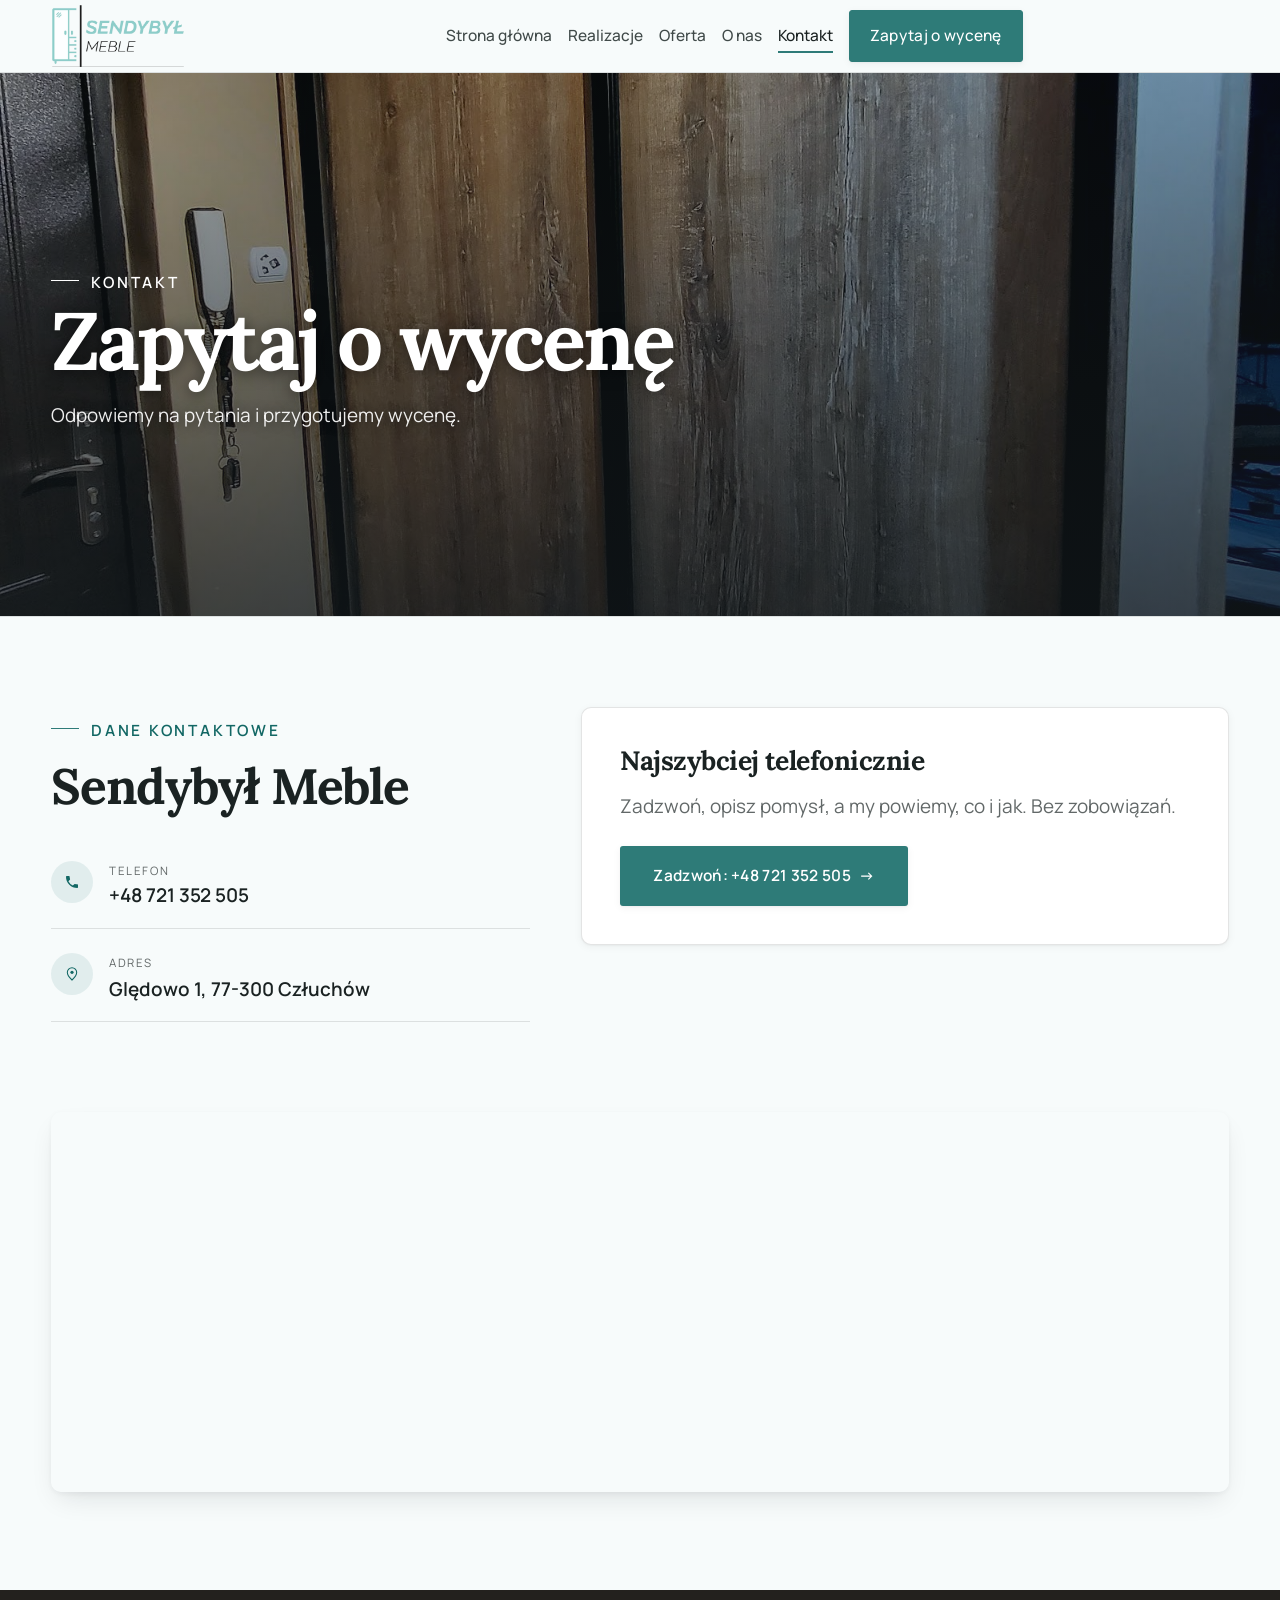
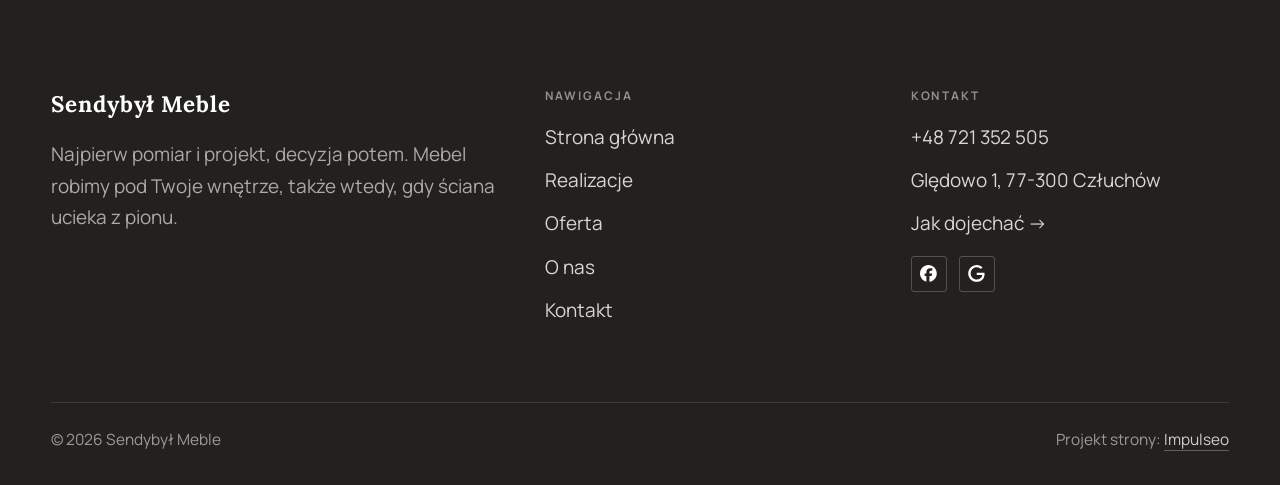
<file: kontakt.html>
<!DOCTYPE html>
<html lang="pl">
<head>
<meta charset="UTF-8">
<meta name="viewport" content="width=device-width, initial-scale=1.0">
<title>Kontakt - Sendybył Meble</title>
<meta name="description" content="Kontakt Sendybył Meble - Ględowo 1, 77-300 Człuchów">
<link rel="canonical" href="https://kris20032.github.io/sendybyl-meble/kontakt.html">
<meta name="robots" content="noindex, nofollow">
<meta property="og:type" content="website">
<meta property="og:locale" content="pl_PL">
<meta property="og:site_name" content="Sendybył Meble">
<meta property="og:title" content="Kontakt - Sendybył Meble">
<meta property="og:description" content="Kontakt Sendybył Meble - Ględowo 1, 77-300 Człuchów">
<meta property="og:url" content="https://kris20032.github.io/sendybyl-meble/kontakt.html">
<meta property="og:image" content="https://kris20032.github.io/sendybyl-meble/img/og.jpg">
<meta property="og:image:width" content="1200">
<meta property="og:image:height" content="630">
<meta name="twitter:card" content="summary_large_image">
<link rel="preconnect" href="https://fonts.googleapis.com">
<link rel="preconnect" href="https://fonts.gstatic.com" crossorigin>
<link href="https://fonts.googleapis.com/css2?family=Lora:wght@500;600;700&family=Manrope:wght@400;500;600&display=swap" rel="stylesheet">
<link rel="stylesheet" href="assets/styles.css?v=b7d2bc9f">
</head>
<body>

<header class="nav">
  <div class="wrap nav-inner">
    <a class="brand brand-has-logo" href="index.html"><img class="brand-logo" src="img/logo.png" alt="Sendybył Meble" width="1728" height="825" decoding="async"></a>
    <nav class="nav-links">
      <a href="index.html">Strona główna</a>
      <a href="realizacje.html">Realizacje</a>
      <a href="oferta.html">Oferta</a>
      <a href="o-nas.html">O nas</a>
      <a href="kontakt.html" class="active" aria-current="page">Kontakt</a>
      <a href="kontakt.html" class="btn btn-accent">Zapytaj o wycenę</a>
    </nav>
    <button class="nav-toggle" aria-label="Menu"><span></span><span></span><span></span></button>
  </div>
</header>

<main>
<section class="pagehead">
  <img src="img/g9.jpg" alt="Sendybył Meble - Zapytaj o wycenę" width="1600" height="1200" decoding="async">
  <div class="wrap">
    <span class="eyebrow">Kontakt</span>
    <h1>Zapytaj o wycenę</h1>
    <p>Odpowiemy na pytania i przygotujemy wycenę.</p>
  </div>
</section>
<section>
  <div class="wrap contact-grid">
    <div class="reveal">
      <span class="eyebrow">Dane kontaktowe</span>
      <h2 style="margin:var(--space-4) 0 var(--space-6)">Sendybył Meble</h2>
      <div class="info-list">
        <div class="info-row"><div class="ic"><svg class="ico-tel" width="16" height="16" viewBox="0 0 24 24" fill="none" aria-hidden="true"><path d="M6.6 10.8a15.5 15.5 0 0 0 6.6 6.6l2.2-2.2a1 1 0 0 1 1-.24 11.4 11.4 0 0 0 3.6.58 1 1 0 0 1 1 1V20a1 1 0 0 1-1 1A17 17 0 0 1 3 4a1 1 0 0 1 1-1h3.5a1 1 0 0 1 1 1c0 1.25.2 2.46.58 3.6a1 1 0 0 1-.25 1l-2.23 2.2Z" fill="currentColor"/></svg></div><div><div class="lbl">Telefon</div><a class="val" href="tel:+48721352505">+48 721 352 505</a></div></div>
        <div class="info-row"><div class="ic"><svg class="ico-pin" width="16" height="16" viewBox="0 0 24 24" fill="none" aria-hidden="true"><path d="M12 21s7-6.1 7-11.5A7 7 0 0 0 5 9.5C5 14.9 12 21 12 21Z" stroke="currentColor" stroke-width="1.6" fill="none"/><circle cx="12" cy="9.5" r="2.4" fill="currentColor"/></svg></div><div><div class="lbl">Adres</div><div class="val">Ględowo 1, 77-300 Człuchów</div></div></div>
      </div>
    </div>
    <div class="reveal">
      <div class="form">
        <h3 style="margin-bottom:var(--space-4)">Najszybciej telefonicznie</h3>
        <p class="muted" style="margin-bottom:var(--space-5)">Zadzwoń, opisz pomysł, a my powiemy, co i jak. Bez zobowiązań.</p>
        <a href="tel:+48721352505" class="btn btn-accent" style="justify-content:center">Zadzwoń: +48 721 352 505 <span class="arr">→</span></a>
      </div>
    </div>
  </div>
</section>
<section style="padding-top:0">
  <div class="wrap reveal">
    <iframe class="map" title="Sendybył Meble - Człuchów" src="https://maps.google.com/maps?q=53.6540129%2C17.366523&z=15&output=embed" loading="lazy" referrerpolicy="no-referrer-when-downgrade"></iframe>
  </div>
</section>
</main>

<footer>
  <div class="wrap">
    <div class="foot-grid">
      <div class="foot-brand">
        <div class="name">Sendybył Meble</div>
        <p>Najpierw pomiar i projekt, decyzja potem. Mebel robimy pod Twoje wnętrze, także wtedy, gdy ściana ucieka z pionu.</p>
      </div>
      <div class="foot-col">
        <h4>Nawigacja</h4>
        <a href="index.html">Strona główna</a>
        <a href="realizacje.html">Realizacje</a>
        <a href="oferta.html">Oferta</a>
        <a href="o-nas.html">O nas</a>
        <a href="kontakt.html">Kontakt</a>
      </div>
      <div class="foot-col">
        <h4>Kontakt</h4>
        <a href="tel:+48721352505">+48 721 352 505</a>
        <p>Ględowo 1, 77-300 Człuchów</p>
        <a href="https://maps.google.com/?cid=7739868012427773197&g_mp=Cidnb29nbGUubWFwcy5wbGFjZXMudjEuUGxhY2VzLlNlYXJjaFRleHQQAhgEIAA" target="_blank" rel="noopener">Jak dojechać →</a>
      <div class="foot-soc">
        <a class="soc" href="https://www.facebook.com/sendybyl.meble/" target="_blank" rel="noopener" aria-label="Facebook - Sendybył Meble"><svg viewBox="0 0 24 24" aria-hidden="true" focusable="false"><path d="M9.101 23.691v-7.98H6.627v-3.667h2.474v-1.58c0-4.085 1.848-5.978 5.858-5.978.401 0 .955.042 1.468.103a8.68 8.68 0 0 1 1.141.195v3.325a8.623 8.623 0 0 0-.653-.036 26.805 26.805 0 0 0-.733-.009c-.707 0-1.259.096-1.675.309a1.686 1.686 0 0 0-.679.622c-.258.42-.374.995-.374 1.752v1.297h3.919l-.386 2.103-.287 1.564h-3.246v8.245C19.396 23.238 24 18.179 24 12.044c0-6.627-5.373-12-12-12s-12 5.373-12 12c0 5.628 3.874 10.35 9.101 11.647Z" fill="currentColor"/></svg></a>
        <a class="soc" href="https://maps.google.com/?cid=7739868012427773197&g_mp=Cidnb29nbGUubWFwcy5wbGFjZXMudjEuUGxhY2VzLlNlYXJjaFRleHQQAhgEIAA" target="_blank" rel="noopener" aria-label="Google - Sendybył Meble"><svg viewBox="0 0 24 24" aria-hidden="true" focusable="false"><path d="M12.48 10.92v3.28h7.84c-.24 1.84-.853 3.187-1.787 4.133-1.147 1.147-2.933 2.4-6.053 2.4-4.827 0-8.6-3.893-8.6-8.72s3.773-8.72 8.6-8.72c2.6 0 4.507 1.027 5.907 2.347l2.307-2.307C18.747 1.44 16.133 0 12.48 0 5.867 0 .307 5.387.307 12s5.56 12 12.173 12c3.573 0 6.267-1.173 8.373-3.36 2.16-2.16 2.84-5.213 2.84-7.667 0-.76-.053-1.467-.173-2.053H12.48z" fill="currentColor"/></svg></a>
      </div>
      </div>
    </div>
    <div class="foot-bot">
      <span>© 2026 Sendybył Meble</span>
      <span>Projekt strony: <a class="foot-credit" href="https://impulseo.pl" target="_blank" rel="noopener">Impulseo</a></span>
    </div>
  </div>
</footer>
<div class="sticky-reserve"><a class="sr-book" href="kontakt.html">Zapytaj o wycenę</a><a class="sr-call" href="tel:+48721352505" aria-label="Zadzwoń"><svg class="ico-tel" width="16" height="16" viewBox="0 0 24 24" fill="none" aria-hidden="true"><path d="M6.6 10.8a15.5 15.5 0 0 0 6.6 6.6l2.2-2.2a1 1 0 0 1 1-.24 11.4 11.4 0 0 0 3.6.58 1 1 0 0 1 1 1V20a1 1 0 0 1-1 1A17 17 0 0 1 3 4a1 1 0 0 1 1-1h3.5a1 1 0 0 1 1 1c0 1.25.2 2.46.58 3.6a1 1 0 0 1-.25 1l-2.23 2.2Z" fill="currentColor"/></svg></a></div>
<div class="demo-wazne" data-do="2026-10-05" data-cykl="3" hidden><svg class="dw-ico" width="13" height="13" viewBox="0 0 24 24" fill="none" aria-hidden="true"><circle cx="12" cy="12" r="8.6" stroke="currentColor" stroke-width="1.8"/><path d="M12 7.2V12l3.3 2" stroke="currentColor" stroke-width="1.8" stroke-linecap="round"/></svg><span class="dw-txt"></span></div>

<script src="assets/main.js"></script>
</body>
</html>
</file>
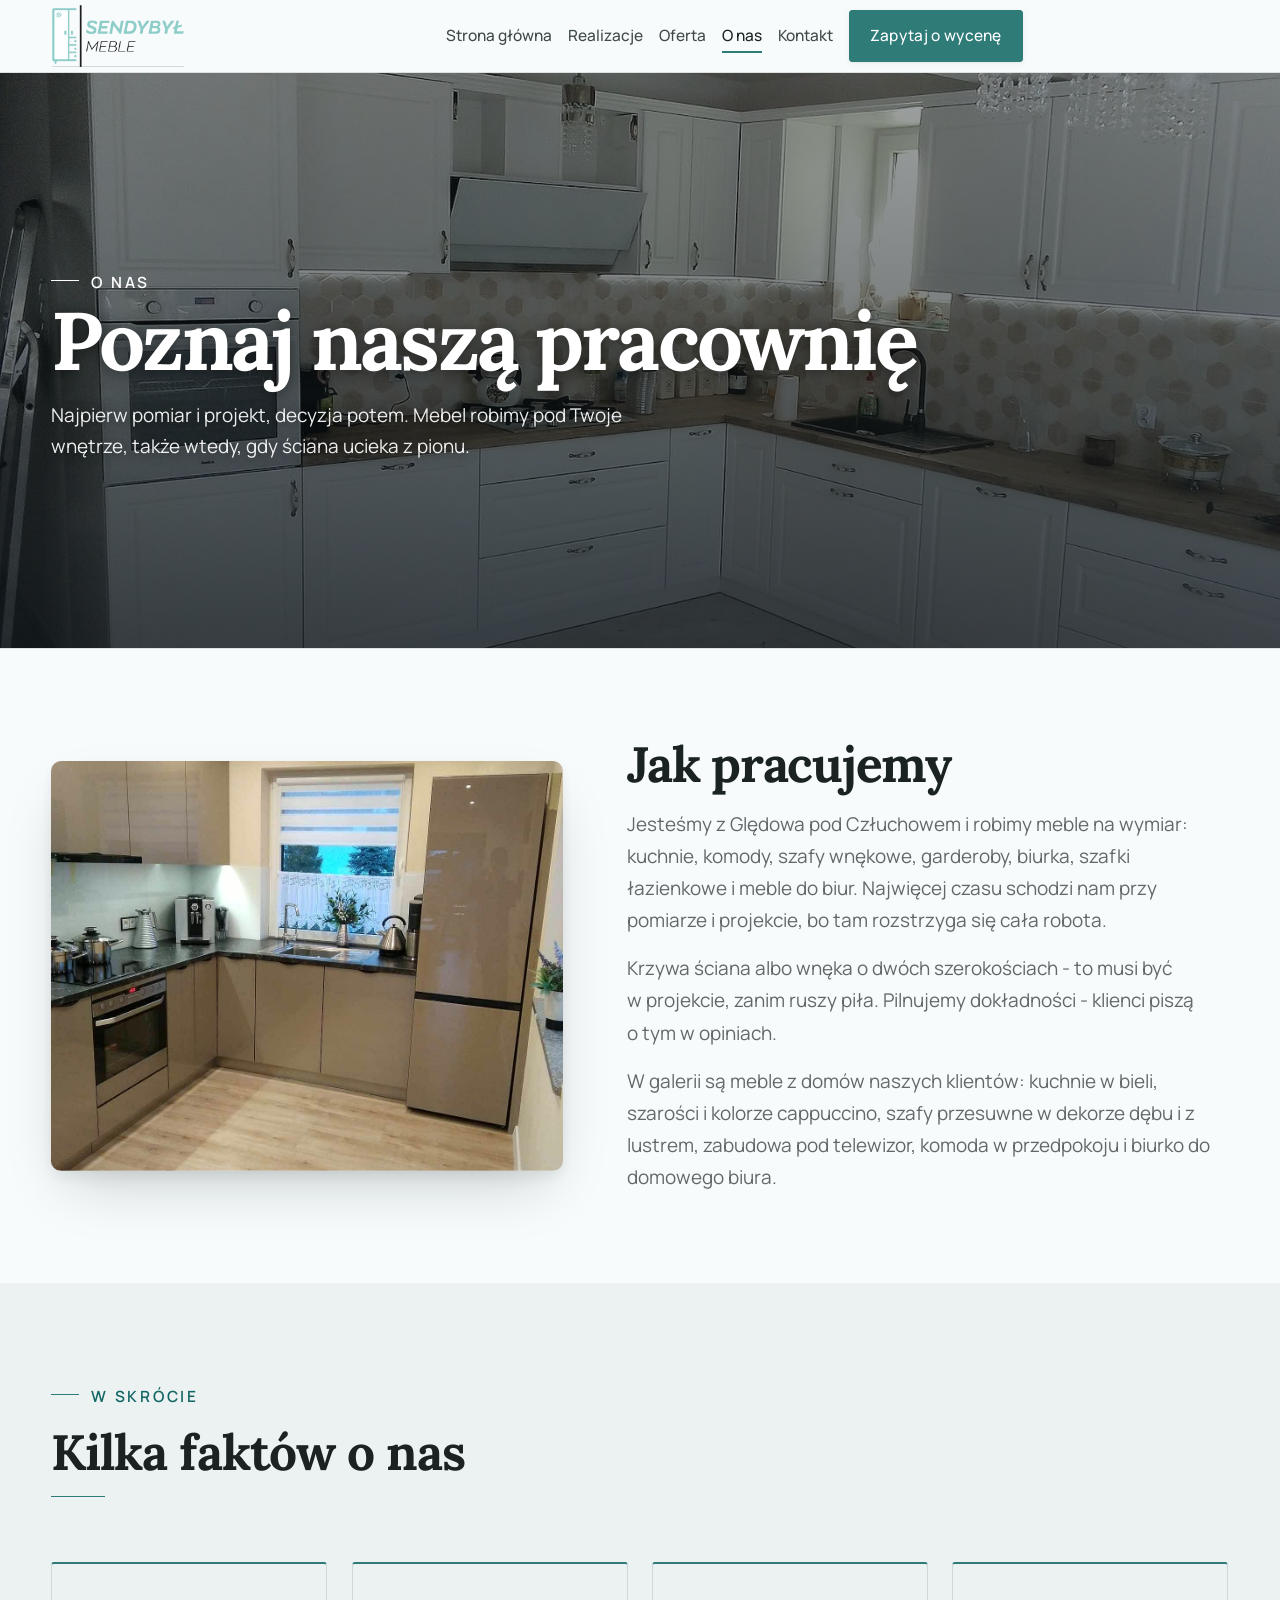
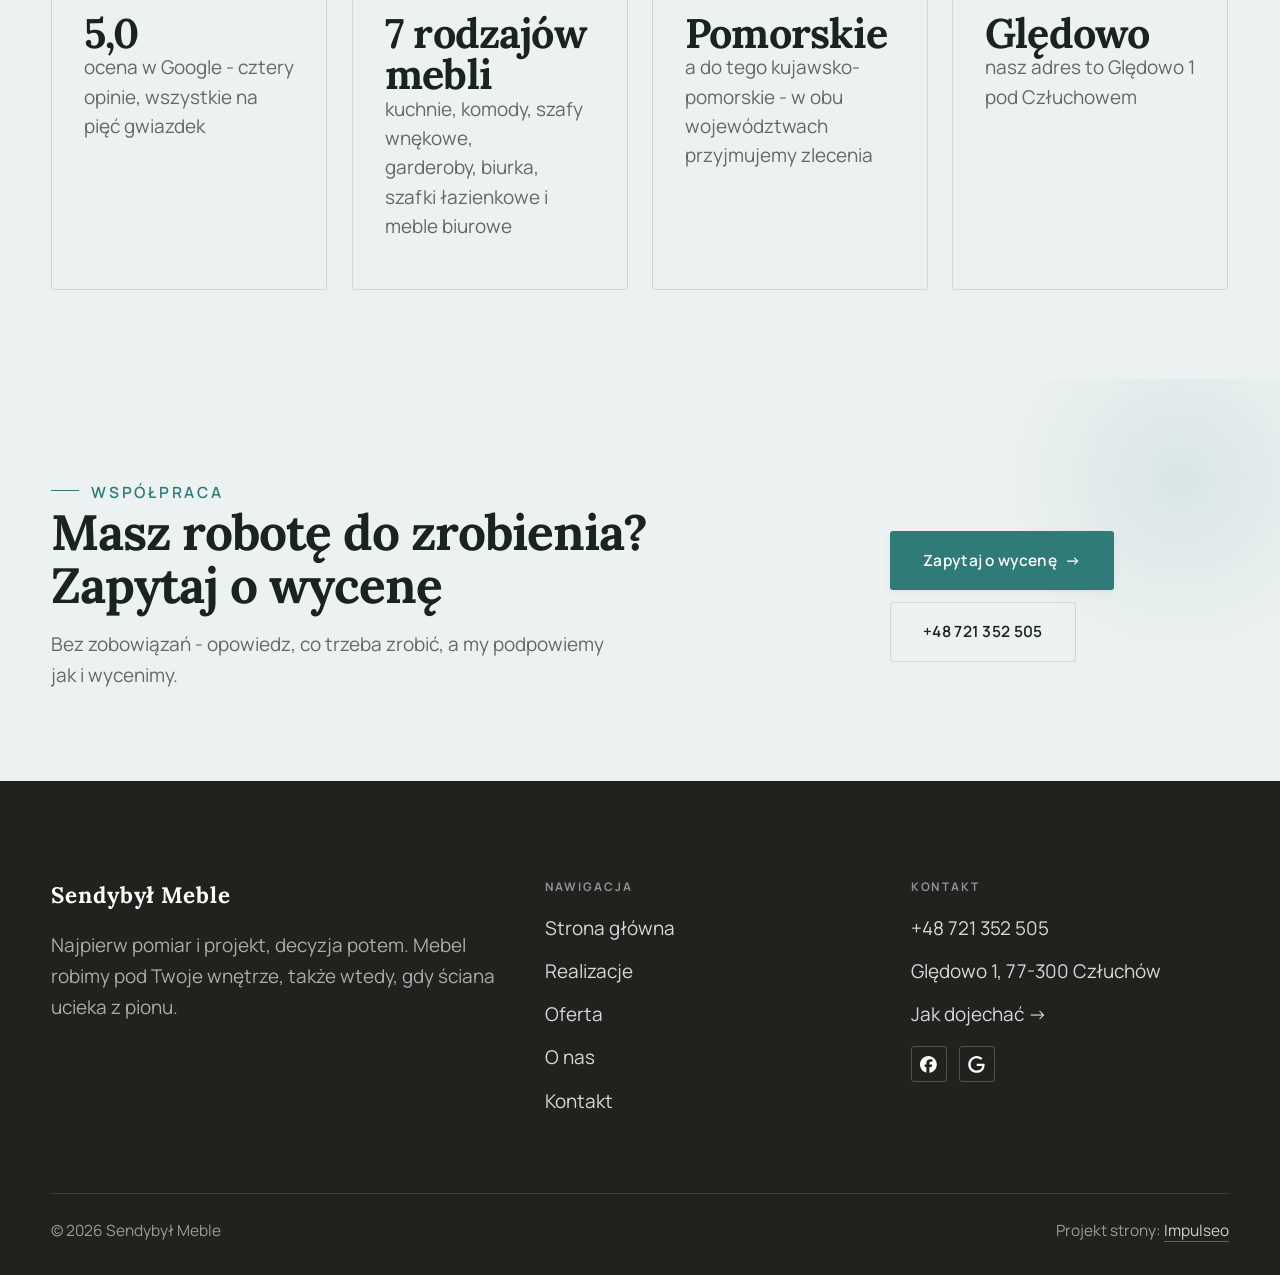
<file: o-nas.html>
<!DOCTYPE html>
<html lang="pl">
<head>
<meta charset="UTF-8">
<meta name="viewport" content="width=device-width, initial-scale=1.0">
<title>O nas - Sendybył Meble</title>
<meta name="description" content="Meble na wymiar w Człuchowie: kuchnie, szafy i zabudowy pod Twoje wnętrze. Pomiar, projekt i montaż u klienta. Zadzwoń: +48 721 352 505.">
<link rel="canonical" href="https://kris20032.github.io/sendybyl-meble/o-nas.html">
<meta name="robots" content="noindex, nofollow">
<meta property="og:type" content="website">
<meta property="og:locale" content="pl_PL">
<meta property="og:site_name" content="Sendybył Meble">
<meta property="og:title" content="O nas - Sendybył Meble">
<meta property="og:description" content="Meble na wymiar w Człuchowie: kuchnie, szafy i zabudowy pod Twoje wnętrze. Pomiar, projekt i montaż u klienta. Zadzwoń: +48 721 352 505.">
<meta property="og:url" content="https://kris20032.github.io/sendybyl-meble/o-nas.html">
<meta property="og:image" content="https://kris20032.github.io/sendybyl-meble/img/og.jpg">
<meta property="og:image:width" content="1200">
<meta property="og:image:height" content="630">
<meta name="twitter:card" content="summary_large_image">
<link rel="preconnect" href="https://fonts.googleapis.com">
<link rel="preconnect" href="https://fonts.gstatic.com" crossorigin>
<link href="https://fonts.googleapis.com/css2?family=Lora:wght@500;600;700&family=Manrope:wght@400;500;600&display=swap" rel="stylesheet">
<link rel="stylesheet" href="assets/styles.css?v=b7d2bc9f">
</head>
<body>

<header class="nav">
  <div class="wrap nav-inner">
    <a class="brand brand-has-logo" href="index.html"><img class="brand-logo" src="img/logo.png" alt="Sendybył Meble" width="1728" height="825" decoding="async"></a>
    <nav class="nav-links">
      <a href="index.html">Strona główna</a>
      <a href="realizacje.html">Realizacje</a>
      <a href="oferta.html">Oferta</a>
      <a href="o-nas.html" class="active" aria-current="page">O nas</a>
      <a href="kontakt.html">Kontakt</a>
      <a href="kontakt.html" class="btn btn-accent">Zapytaj o wycenę</a>
    </nav>
    <button class="nav-toggle" aria-label="Menu"><span></span><span></span><span></span></button>
  </div>
</header>

<main>
<section class="pagehead">
  <img src="img/g7.jpg" alt="Sendybył Meble - Poznaj naszą pracownię" width="1600" height="1214" decoding="async">
  <div class="wrap">
    <span class="eyebrow">O nas</span>
    <h1>Poznaj naszą pracownię</h1>
    <p>Najpierw pomiar i projekt, decyzja potem. Mebel robimy pod Twoje wnętrze, także wtedy, gdy ściana ucieka z pionu.</p>
  </div>
</section>
<section>
  <div class="wrap split">
    <div class="split-art reveal"><img src="img/g8.jpg" alt="Sendybył Meble" loading="lazy" width="1170" height="1560" decoding="async"></div>
    <div class="split-copy reveal">
      <h2>Jak pracujemy</h2>
      <p class="muted">Jesteśmy z Ględowa pod Człuchowem i robimy meble na wymiar: kuchnie, komody, szafy wnękowe, garderoby, biurka, szafki łazienkowe i meble do biur. Najwięcej czasu schodzi nam przy pomiarze i projekcie, bo tam rozstrzyga się cała robota.</p>
      <p class="muted">Krzywa ściana albo wnęka o dwóch szerokościach - to musi być w projekcie, zanim ruszy piła. Pilnujemy dokładności - klienci piszą o tym w opiniach.</p>
      <p class="muted">W galerii są meble z domów naszych klientów: kuchnie w bieli, szarości i kolorze cappuccino, szafy przesuwne w dekorze dębu i z lustrem, zabudowa pod telewizor, komoda w przedpokoju i biurko do domowego biura.</p>
    </div>
  </div>
</section>


<section class="trust">
  <div class="wrap">
    <div class="head reveal">
      <span class="eyebrow">W skrócie</span>
      <h2>Kilka faktów o nas</h2>
    </div>
    <div class="trust-grid">
      <div class="trust-card reveal"><div class="big">5,0</div><p>ocena w Google - cztery opinie, wszystkie na pięć gwiazdek</p></div>
      <div class="trust-card reveal"><div class="big">7 rodzajów mebli</div><p>kuchnie, komody, szafy wnękowe, garderoby, biurka, szafki łazienkowe i meble biurowe</p></div>
      <div class="trust-card reveal"><div class="big">Pomorskie</div><p>a do tego kujawsko-pomorskie - w obu województwach przyjmujemy zlecenia</p></div>
      <div class="trust-card reveal"><div class="big">Ględowo</div><p>nasz adres to Ględowo 1 pod Człuchowem</p></div>
    </div>
  </div>
</section>

<section class="cta">
  <div class="wrap">
    <div class="reveal">
      <span class="eyebrow">Współpraca</span>
      <h2>Masz robotę do zrobienia? Zapytaj o wycenę</h2>
      <p>Bez zobowiązań - opowiedz, co trzeba zrobić, a my podpowiemy jak i wycenimy.</p>
    </div>
    <div class="cta-actions reveal">
      <a href="kontakt.html" class="btn btn-light">Zapytaj o wycenę <span class="arr">→</span></a>
      <a href="tel:+48721352505" class="btn btn-ghost btn-ghost-cta">+48 721 352 505</a>
    </div>
  </div>
</section>
</main>

<footer>
  <div class="wrap">
    <div class="foot-grid">
      <div class="foot-brand">
        <div class="name">Sendybył Meble</div>
        <p>Najpierw pomiar i projekt, decyzja potem. Mebel robimy pod Twoje wnętrze, także wtedy, gdy ściana ucieka z pionu.</p>
      </div>
      <div class="foot-col">
        <h4>Nawigacja</h4>
        <a href="index.html">Strona główna</a>
        <a href="realizacje.html">Realizacje</a>
        <a href="oferta.html">Oferta</a>
        <a href="o-nas.html">O nas</a>
        <a href="kontakt.html">Kontakt</a>
      </div>
      <div class="foot-col">
        <h4>Kontakt</h4>
        <a href="tel:+48721352505">+48 721 352 505</a>
        <p>Ględowo 1, 77-300 Człuchów</p>
        <a href="https://maps.google.com/?cid=7739868012427773197&g_mp=Cidnb29nbGUubWFwcy5wbGFjZXMudjEuUGxhY2VzLlNlYXJjaFRleHQQAhgEIAA" target="_blank" rel="noopener">Jak dojechać →</a>
      <div class="foot-soc">
        <a class="soc" href="https://www.facebook.com/sendybyl.meble/" target="_blank" rel="noopener" aria-label="Facebook - Sendybył Meble"><svg viewBox="0 0 24 24" aria-hidden="true" focusable="false"><path d="M9.101 23.691v-7.98H6.627v-3.667h2.474v-1.58c0-4.085 1.848-5.978 5.858-5.978.401 0 .955.042 1.468.103a8.68 8.68 0 0 1 1.141.195v3.325a8.623 8.623 0 0 0-.653-.036 26.805 26.805 0 0 0-.733-.009c-.707 0-1.259.096-1.675.309a1.686 1.686 0 0 0-.679.622c-.258.42-.374.995-.374 1.752v1.297h3.919l-.386 2.103-.287 1.564h-3.246v8.245C19.396 23.238 24 18.179 24 12.044c0-6.627-5.373-12-12-12s-12 5.373-12 12c0 5.628 3.874 10.35 9.101 11.647Z" fill="currentColor"/></svg></a>
        <a class="soc" href="https://maps.google.com/?cid=7739868012427773197&g_mp=Cidnb29nbGUubWFwcy5wbGFjZXMudjEuUGxhY2VzLlNlYXJjaFRleHQQAhgEIAA" target="_blank" rel="noopener" aria-label="Google - Sendybył Meble"><svg viewBox="0 0 24 24" aria-hidden="true" focusable="false"><path d="M12.48 10.92v3.28h7.84c-.24 1.84-.853 3.187-1.787 4.133-1.147 1.147-2.933 2.4-6.053 2.4-4.827 0-8.6-3.893-8.6-8.72s3.773-8.72 8.6-8.72c2.6 0 4.507 1.027 5.907 2.347l2.307-2.307C18.747 1.44 16.133 0 12.48 0 5.867 0 .307 5.387.307 12s5.56 12 12.173 12c3.573 0 6.267-1.173 8.373-3.36 2.16-2.16 2.84-5.213 2.84-7.667 0-.76-.053-1.467-.173-2.053H12.48z" fill="currentColor"/></svg></a>
      </div>
      </div>
    </div>
    <div class="foot-bot">
      <span>© 2026 Sendybył Meble</span>
      <span>Projekt strony: <a class="foot-credit" href="https://impulseo.pl" target="_blank" rel="noopener">Impulseo</a></span>
    </div>
  </div>
</footer>
<div class="sticky-reserve"><a class="sr-book" href="kontakt.html">Zapytaj o wycenę</a><a class="sr-call" href="tel:+48721352505" aria-label="Zadzwoń"><svg class="ico-tel" width="16" height="16" viewBox="0 0 24 24" fill="none" aria-hidden="true"><path d="M6.6 10.8a15.5 15.5 0 0 0 6.6 6.6l2.2-2.2a1 1 0 0 1 1-.24 11.4 11.4 0 0 0 3.6.58 1 1 0 0 1 1 1V20a1 1 0 0 1-1 1A17 17 0 0 1 3 4a1 1 0 0 1 1-1h3.5a1 1 0 0 1 1 1c0 1.25.2 2.46.58 3.6a1 1 0 0 1-.25 1l-2.23 2.2Z" fill="currentColor"/></svg></a></div>
<div class="demo-wazne" data-do="2026-10-05" data-cykl="3" hidden><svg class="dw-ico" width="13" height="13" viewBox="0 0 24 24" fill="none" aria-hidden="true"><circle cx="12" cy="12" r="8.6" stroke="currentColor" stroke-width="1.8"/><path d="M12 7.2V12l3.3 2" stroke="currentColor" stroke-width="1.8" stroke-linecap="round"/></svg><span class="dw-txt"></span></div>

<script src="assets/main.js"></script>
</body>
</html>
</file>
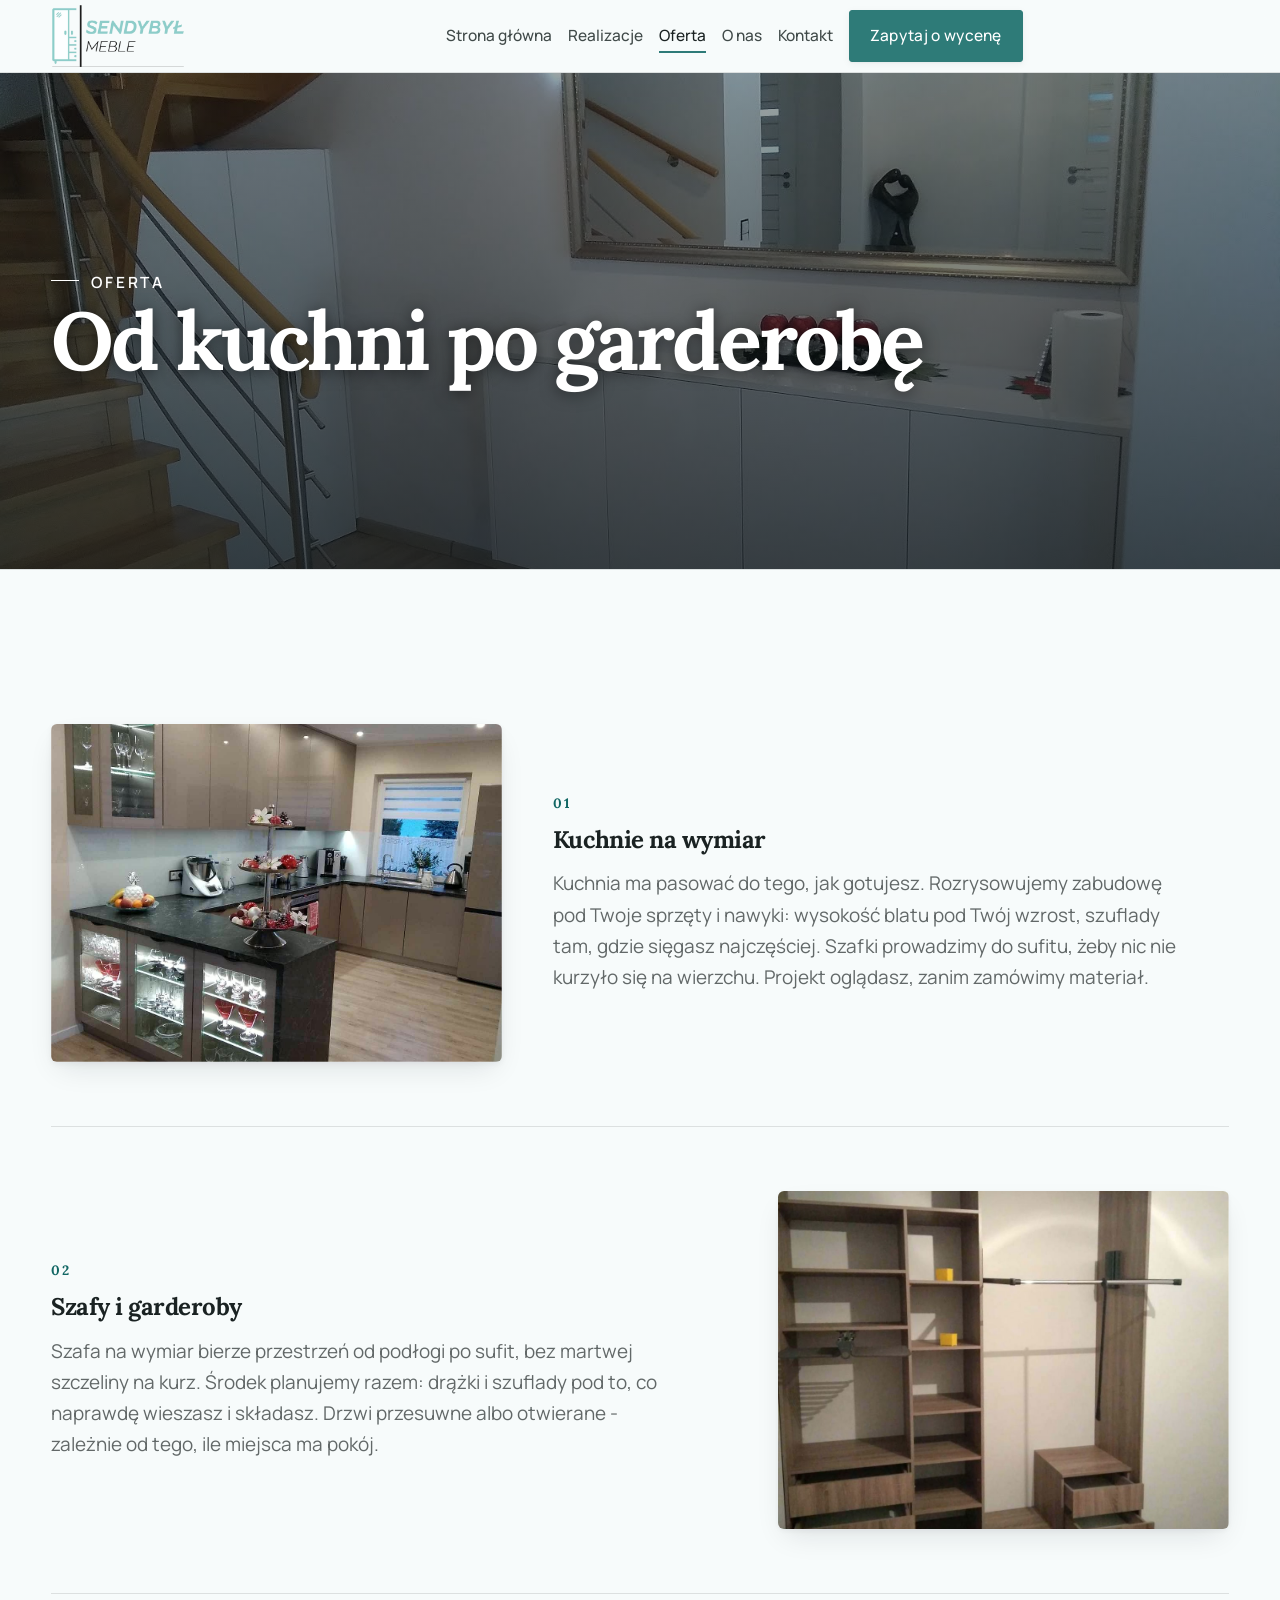
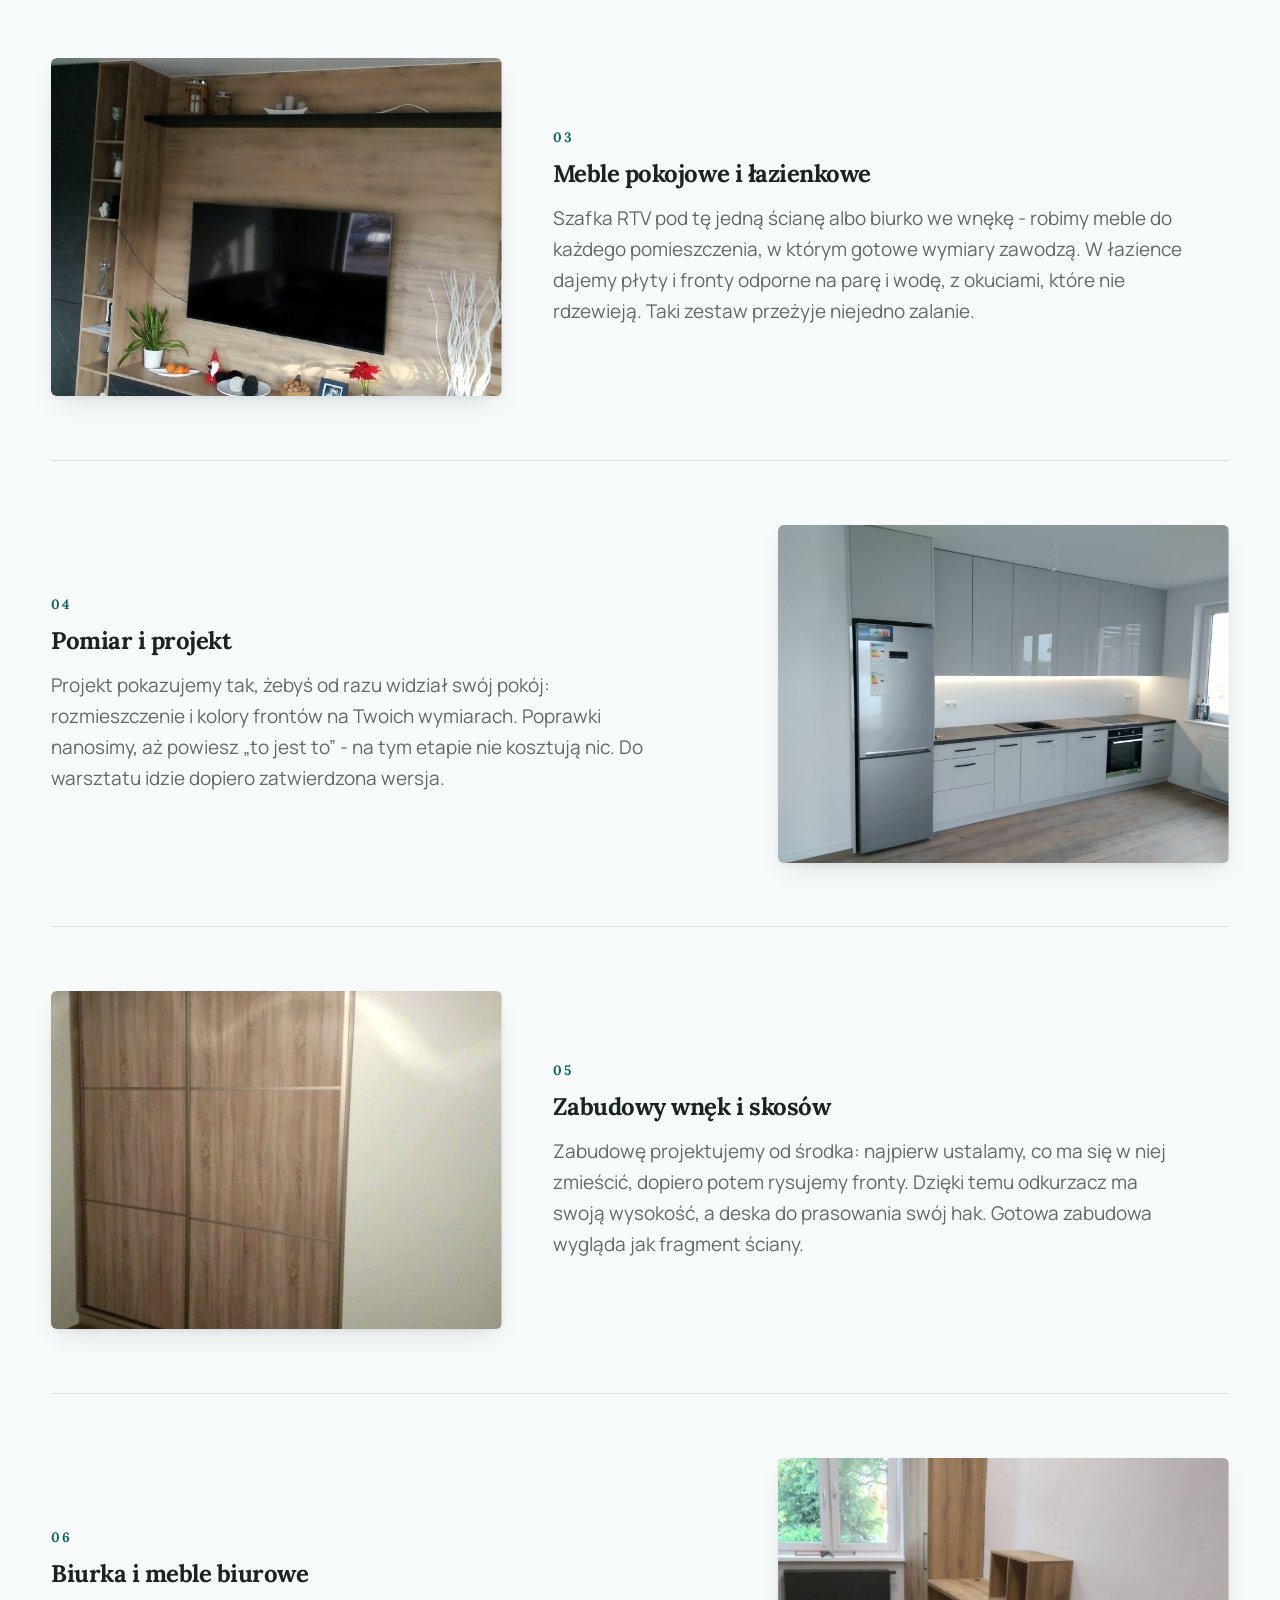
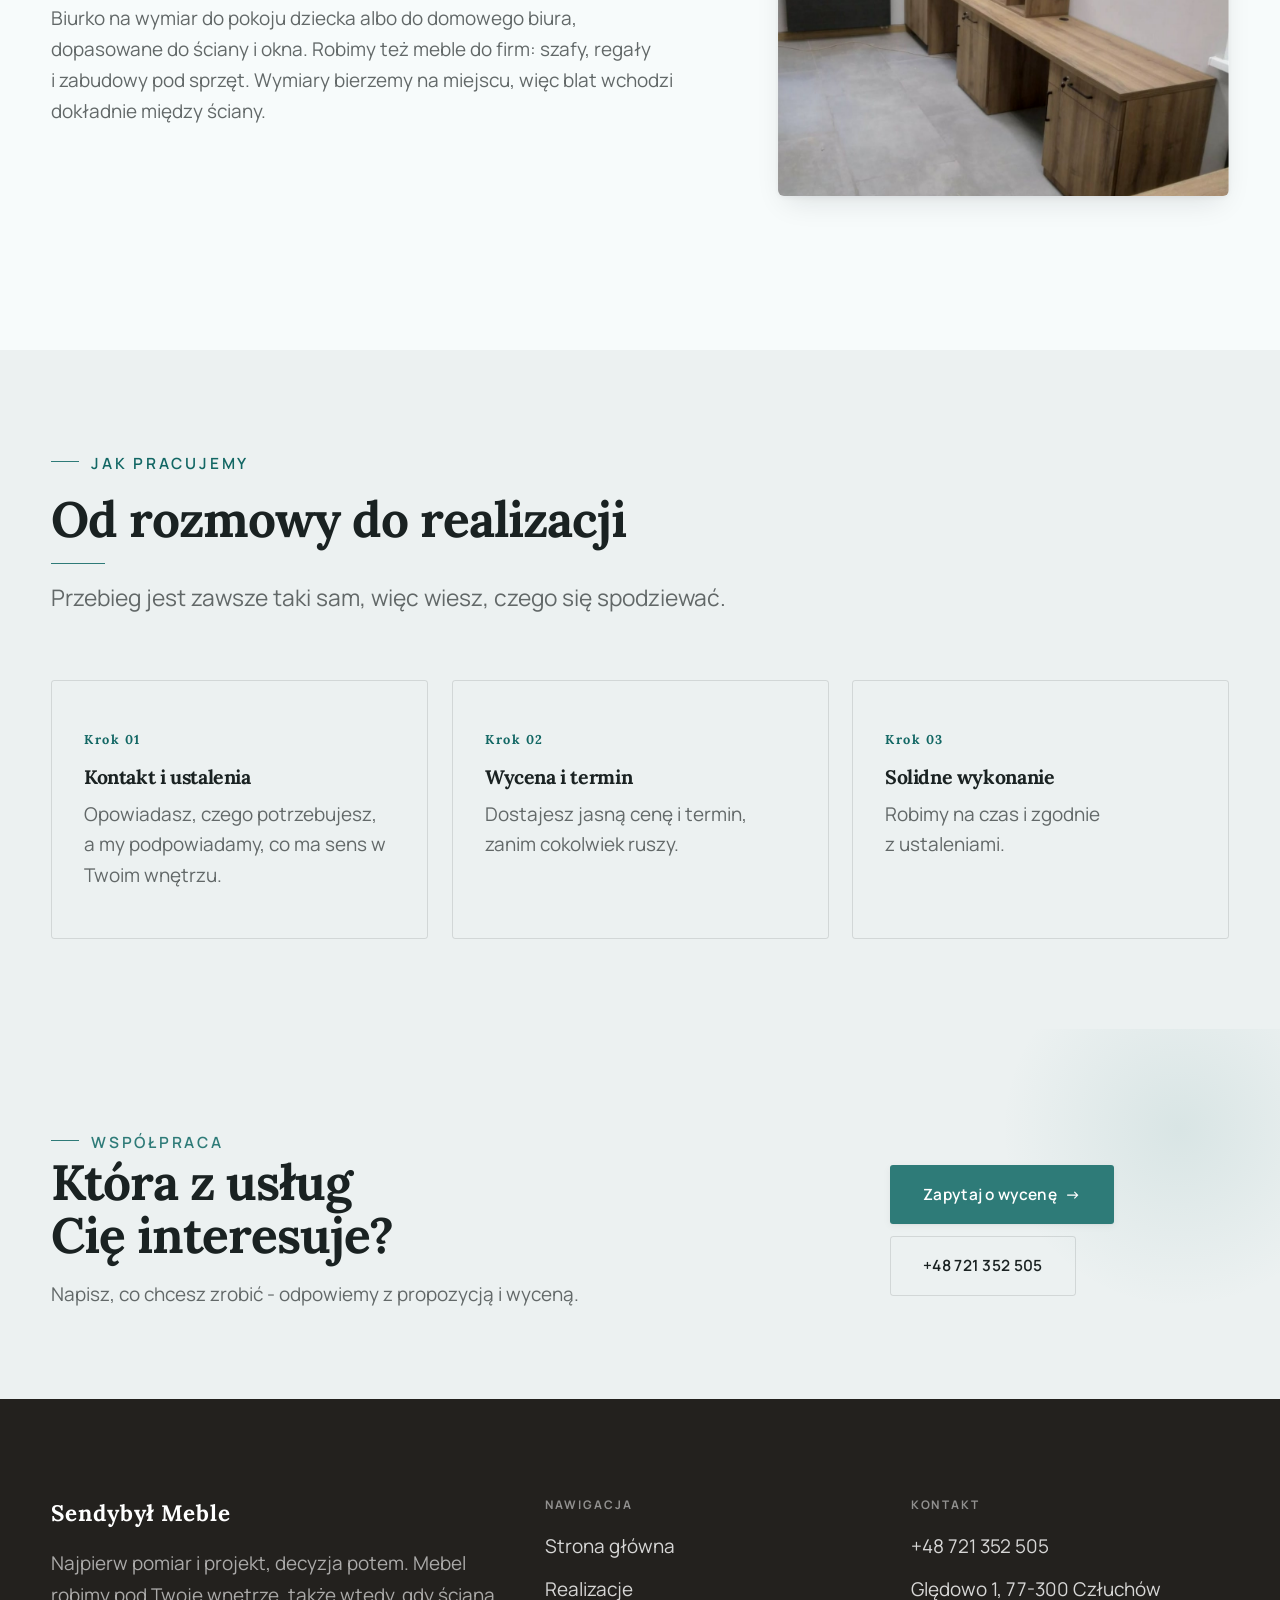
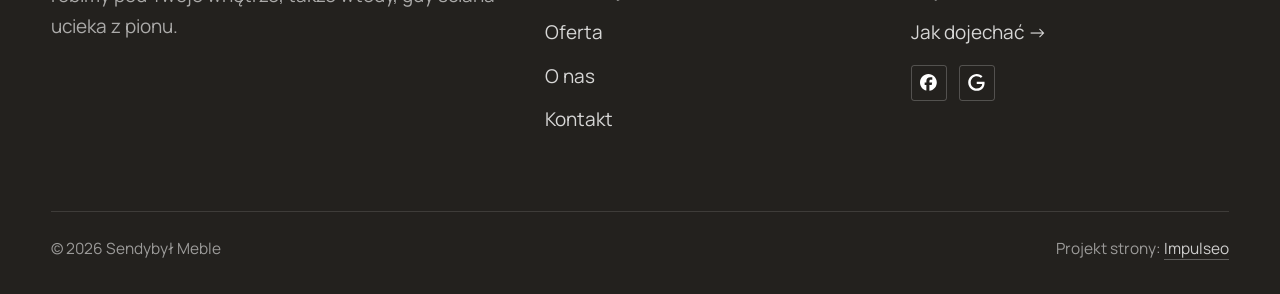
<file: oferta.html>
<!DOCTYPE html>
<html lang="pl">
<head>
<meta charset="UTF-8">
<meta name="viewport" content="width=device-width, initial-scale=1.0">
<title>Oferta - Sendybył Meble</title>
<meta name="description" content="Meble na wymiar w Człuchowie: kuchnie, szafy i zabudowy pod Twoje wnętrze. Pomiar, projekt i montaż u klienta. Zadzwoń: +48 721 352 505.">
<link rel="canonical" href="https://kris20032.github.io/sendybyl-meble/oferta.html">
<meta name="robots" content="noindex, nofollow">
<meta property="og:type" content="website">
<meta property="og:locale" content="pl_PL">
<meta property="og:site_name" content="Sendybył Meble">
<meta property="og:title" content="Oferta - Sendybył Meble">
<meta property="og:description" content="Meble na wymiar w Człuchowie: kuchnie, szafy i zabudowy pod Twoje wnętrze. Pomiar, projekt i montaż u klienta. Zadzwoń: +48 721 352 505.">
<meta property="og:url" content="https://kris20032.github.io/sendybyl-meble/oferta.html">
<meta property="og:image" content="https://kris20032.github.io/sendybyl-meble/img/og.jpg">
<meta property="og:image:width" content="1200">
<meta property="og:image:height" content="630">
<meta name="twitter:card" content="summary_large_image">
<link rel="preconnect" href="https://fonts.googleapis.com">
<link rel="preconnect" href="https://fonts.gstatic.com" crossorigin>
<link href="https://fonts.googleapis.com/css2?family=Lora:wght@500;600;700&family=Manrope:wght@400;500;600&display=swap" rel="stylesheet">
<link rel="stylesheet" href="assets/styles.css?v=b7d2bc9f">
</head>
<body>

<header class="nav">
  <div class="wrap nav-inner">
    <a class="brand brand-has-logo" href="index.html"><img class="brand-logo" src="img/logo.png" alt="Sendybył Meble" width="1728" height="825" decoding="async"></a>
    <nav class="nav-links">
      <a href="index.html">Strona główna</a>
      <a href="realizacje.html">Realizacje</a>
      <a href="oferta.html" class="active" aria-current="page">Oferta</a>
      <a href="o-nas.html">O nas</a>
      <a href="kontakt.html">Kontakt</a>
      <a href="kontakt.html" class="btn btn-accent">Zapytaj o wycenę</a>
    </nav>
    <button class="nav-toggle" aria-label="Menu"><span></span><span></span><span></span></button>
  </div>
</header>

<main>
<section class="pagehead">
  <img src="img/g6.jpg" alt="Sendybył Meble - Od kuchni po garderobę" width="1600" height="1200" decoding="async">
  <div class="wrap">
    <span class="eyebrow">Oferta</span>
    <h1>Od kuchni po garderobę</h1>
  </div>
</section>
<section>
  <div class="wrap">
    <div class="svc-row reveal">
      <div class="svc-row-art"><img src="img/about.jpg" alt="Kuchnie na wymiar" loading="lazy" width="1170" height="1560" decoding="async"></div>
      <div>
        <span class="num">01</span>
        <h3>Kuchnie na wymiar</h3>
        <p class="muted">Kuchnia ma pasować do tego, jak gotujesz. Rozrysowujemy zabudowę pod Twoje sprzęty i nawyki: wysokość blatu pod Twój wzrost, szuflady tam, gdzie sięgasz najczęściej. Szafki prowadzimy do sufitu, żeby nic nie kurzyło się na wierzchu. Projekt oglądasz, zanim zamówimy materiał.</p>
      </div>
    </div>
    <div class="svc-row rev reveal">
      <div class="svc-row-art"><img src="img/g1.jpg" alt="Szafy i garderoby" loading="lazy" width="1070" height="1476" decoding="async"></div>
      <div>
        <span class="num">02</span>
        <h3>Szafy i garderoby</h3>
        <p class="muted">Szafa na wymiar bierze przestrzeń od podłogi po sufit, bez martwej szczeliny na kurz. Środek planujemy razem: drążki i szuflady pod to, co naprawdę wieszasz i składasz. Drzwi przesuwne albo otwierane - zależnie od tego, ile miejsca ma pokój.</p>
      </div>
    </div>
    <div class="svc-row reveal">
      <div class="svc-row-art"><img src="img/g2.jpg" alt="Meble pokojowe i łazienkowe" loading="lazy" width="1438" height="1996" decoding="async"></div>
      <div>
        <span class="num">03</span>
        <h3>Meble pokojowe i łazienkowe</h3>
        <p class="muted">Szafka RTV pod tę jedną ścianę albo biurko we wnękę - robimy meble do każdego pomieszczenia, w którym gotowe wymiary zawodzą. W łazience dajemy płyty i fronty odporne na parę i wodę, z okuciami, które nie rdzewieją. Taki zestaw przeżyje niejedno zalanie.</p>
      </div>
    </div>
    <div class="svc-row rev reveal">
      <div class="svc-row-art"><img src="img/g3.jpg" alt="Pomiar i projekt" loading="lazy" width="1554" height="1154" decoding="async"></div>
      <div>
        <span class="num">04</span>
        <h3>Pomiar i projekt</h3>
        <p class="muted">Projekt pokazujemy tak, żebyś od razu widział swój pokój: rozmieszczenie i kolory frontów na Twoich wymiarach. Poprawki nanosimy, aż powiesz „to jest to” - na tym etapie nie kosztują nic. Do warsztatu idzie dopiero zatwierdzona wersja.</p>
      </div>
    </div>
    <div class="svc-row reveal">
      <div class="svc-row-art"><img src="img/g4.jpg" alt="Zabudowy wnęk i skosów" loading="lazy" width="1132" height="1520" decoding="async"></div>
      <div>
        <span class="num">05</span>
        <h3>Zabudowy wnęk i skosów</h3>
        <p class="muted">Zabudowę projektujemy od środka: najpierw ustalamy, co ma się w niej zmieścić, dopiero potem rysujemy fronty. Dzięki temu odkurzacz ma swoją wysokość, a deska do prasowania swój hak. Gotowa zabudowa wygląda jak fragment ściany.</p>
      </div>
    </div>
    <div class="svc-row rev reveal">
      <div class="svc-row-art"><img src="img/g5.jpg" alt="Biurka i meble biurowe" loading="lazy" width="1146" height="1550" decoding="async"></div>
      <div>
        <span class="num">06</span>
        <h3>Biurka i meble biurowe</h3>
        <p class="muted">Biurko na wymiar do pokoju dziecka albo do domowego biura, dopasowane do ściany i okna. Robimy też meble do firm: szafy, regały i zabudowy pod sprzęt. Wymiary bierzemy na miejscu, więc blat wchodzi dokładnie między ściany.</p>
      </div>
    </div>
  </div>
</section>
<section class="trust">
  <div class="wrap">
    <div class="head reveal">
      <span class="eyebrow">Jak pracujemy</span>
      <h2>Od rozmowy do realizacji</h2>
      <p>Przebieg jest zawsze taki sam, więc wiesz, czego się spodziewać.</p>
    </div>
    <div class="svc-grid">
      <div class="svc reveal"><div class="ic">Krok 01</div><h3>Kontakt i ustalenia</h3><p>Opowiadasz, czego potrzebujesz, a my podpowiadamy, co ma sens w Twoim wnętrzu.</p></div>
      <div class="svc reveal"><div class="ic">Krok 02</div><h3>Wycena i termin</h3><p>Dostajesz jasną cenę i termin, zanim cokolwiek ruszy.</p></div>
      <div class="svc reveal"><div class="ic">Krok 03</div><h3>Solidne wykonanie</h3><p>Robimy na czas i zgodnie z ustaleniami.</p></div>
    </div>
  </div>
</section>
<section class="cta">
  <div class="wrap">
    <div class="reveal">
      <span class="eyebrow">Współpraca</span>
      <h2>Która z usług Cię interesuje?</h2>
      <p>Napisz, co chcesz zrobić - odpowiemy z propozycją i wyceną.</p>
    </div>
    <div class="cta-actions reveal">
      <a href="kontakt.html" class="btn btn-light">Zapytaj o wycenę <span class="arr">→</span></a>
      <a href="tel:+48721352505" class="btn btn-ghost btn-ghost-cta">+48 721 352 505</a>
    </div>
  </div>
</section>
</main>

<footer>
  <div class="wrap">
    <div class="foot-grid">
      <div class="foot-brand">
        <div class="name">Sendybył Meble</div>
        <p>Najpierw pomiar i projekt, decyzja potem. Mebel robimy pod Twoje wnętrze, także wtedy, gdy ściana ucieka z pionu.</p>
      </div>
      <div class="foot-col">
        <h4>Nawigacja</h4>
        <a href="index.html">Strona główna</a>
        <a href="realizacje.html">Realizacje</a>
        <a href="oferta.html">Oferta</a>
        <a href="o-nas.html">O nas</a>
        <a href="kontakt.html">Kontakt</a>
      </div>
      <div class="foot-col">
        <h4>Kontakt</h4>
        <a href="tel:+48721352505">+48 721 352 505</a>
        <p>Ględowo 1, 77-300 Człuchów</p>
        <a href="https://maps.google.com/?cid=7739868012427773197&g_mp=Cidnb29nbGUubWFwcy5wbGFjZXMudjEuUGxhY2VzLlNlYXJjaFRleHQQAhgEIAA" target="_blank" rel="noopener">Jak dojechać →</a>
      <div class="foot-soc">
        <a class="soc" href="https://www.facebook.com/sendybyl.meble/" target="_blank" rel="noopener" aria-label="Facebook - Sendybył Meble"><svg viewBox="0 0 24 24" aria-hidden="true" focusable="false"><path d="M9.101 23.691v-7.98H6.627v-3.667h2.474v-1.58c0-4.085 1.848-5.978 5.858-5.978.401 0 .955.042 1.468.103a8.68 8.68 0 0 1 1.141.195v3.325a8.623 8.623 0 0 0-.653-.036 26.805 26.805 0 0 0-.733-.009c-.707 0-1.259.096-1.675.309a1.686 1.686 0 0 0-.679.622c-.258.42-.374.995-.374 1.752v1.297h3.919l-.386 2.103-.287 1.564h-3.246v8.245C19.396 23.238 24 18.179 24 12.044c0-6.627-5.373-12-12-12s-12 5.373-12 12c0 5.628 3.874 10.35 9.101 11.647Z" fill="currentColor"/></svg></a>
        <a class="soc" href="https://maps.google.com/?cid=7739868012427773197&g_mp=Cidnb29nbGUubWFwcy5wbGFjZXMudjEuUGxhY2VzLlNlYXJjaFRleHQQAhgEIAA" target="_blank" rel="noopener" aria-label="Google - Sendybył Meble"><svg viewBox="0 0 24 24" aria-hidden="true" focusable="false"><path d="M12.48 10.92v3.28h7.84c-.24 1.84-.853 3.187-1.787 4.133-1.147 1.147-2.933 2.4-6.053 2.4-4.827 0-8.6-3.893-8.6-8.72s3.773-8.72 8.6-8.72c2.6 0 4.507 1.027 5.907 2.347l2.307-2.307C18.747 1.44 16.133 0 12.48 0 5.867 0 .307 5.387.307 12s5.56 12 12.173 12c3.573 0 6.267-1.173 8.373-3.36 2.16-2.16 2.84-5.213 2.84-7.667 0-.76-.053-1.467-.173-2.053H12.48z" fill="currentColor"/></svg></a>
      </div>
      </div>
    </div>
    <div class="foot-bot">
      <span>© 2026 Sendybył Meble</span>
      <span>Projekt strony: <a class="foot-credit" href="https://impulseo.pl" target="_blank" rel="noopener">Impulseo</a></span>
    </div>
  </div>
</footer>
<div class="sticky-reserve"><a class="sr-book" href="kontakt.html">Zapytaj o wycenę</a><a class="sr-call" href="tel:+48721352505" aria-label="Zadzwoń"><svg class="ico-tel" width="16" height="16" viewBox="0 0 24 24" fill="none" aria-hidden="true"><path d="M6.6 10.8a15.5 15.5 0 0 0 6.6 6.6l2.2-2.2a1 1 0 0 1 1-.24 11.4 11.4 0 0 0 3.6.58 1 1 0 0 1 1 1V20a1 1 0 0 1-1 1A17 17 0 0 1 3 4a1 1 0 0 1 1-1h3.5a1 1 0 0 1 1 1c0 1.25.2 2.46.58 3.6a1 1 0 0 1-.25 1l-2.23 2.2Z" fill="currentColor"/></svg></a></div>
<div class="demo-wazne" data-do="2026-10-05" data-cykl="3" hidden><svg class="dw-ico" width="13" height="13" viewBox="0 0 24 24" fill="none" aria-hidden="true"><circle cx="12" cy="12" r="8.6" stroke="currentColor" stroke-width="1.8"/><path d="M12 7.2V12l3.3 2" stroke="currentColor" stroke-width="1.8" stroke-linecap="round"/></svg><span class="dw-txt"></span></div>

<script src="assets/main.js"></script>
</body>
</html>
</file>
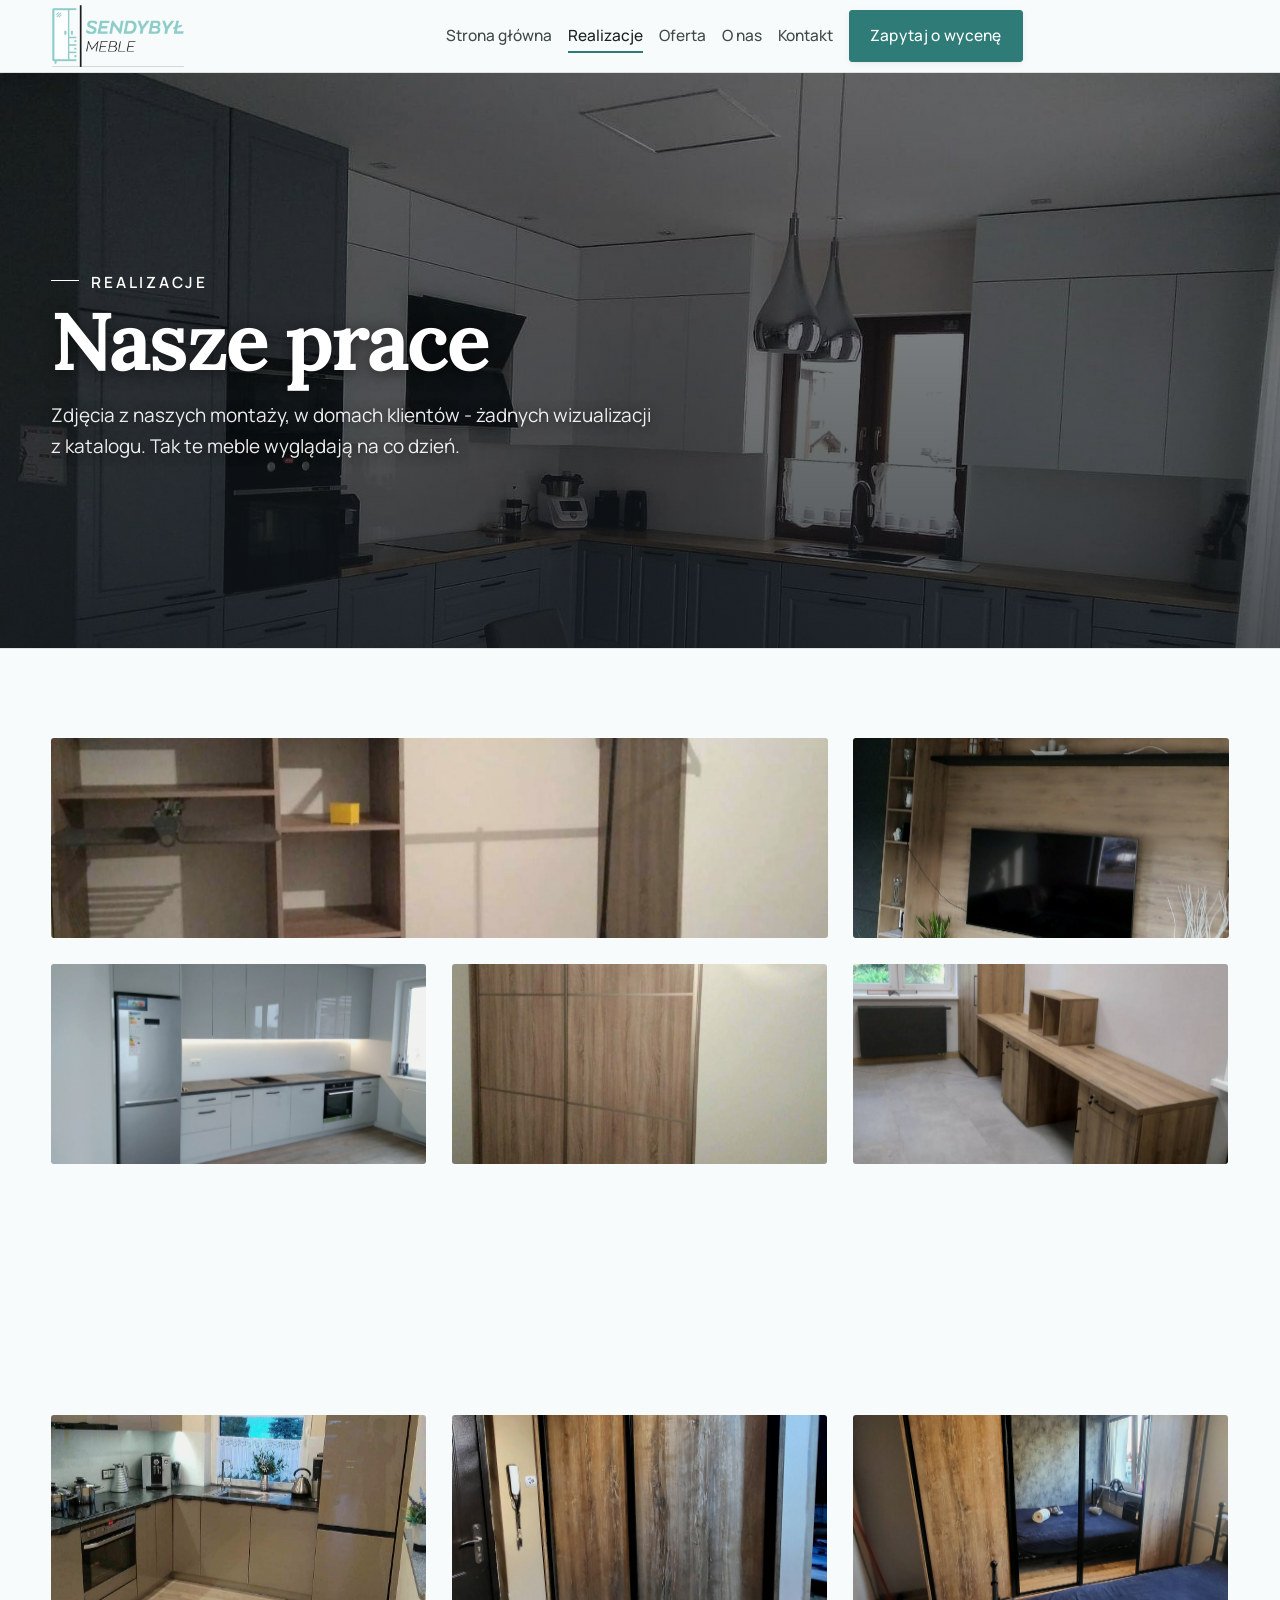
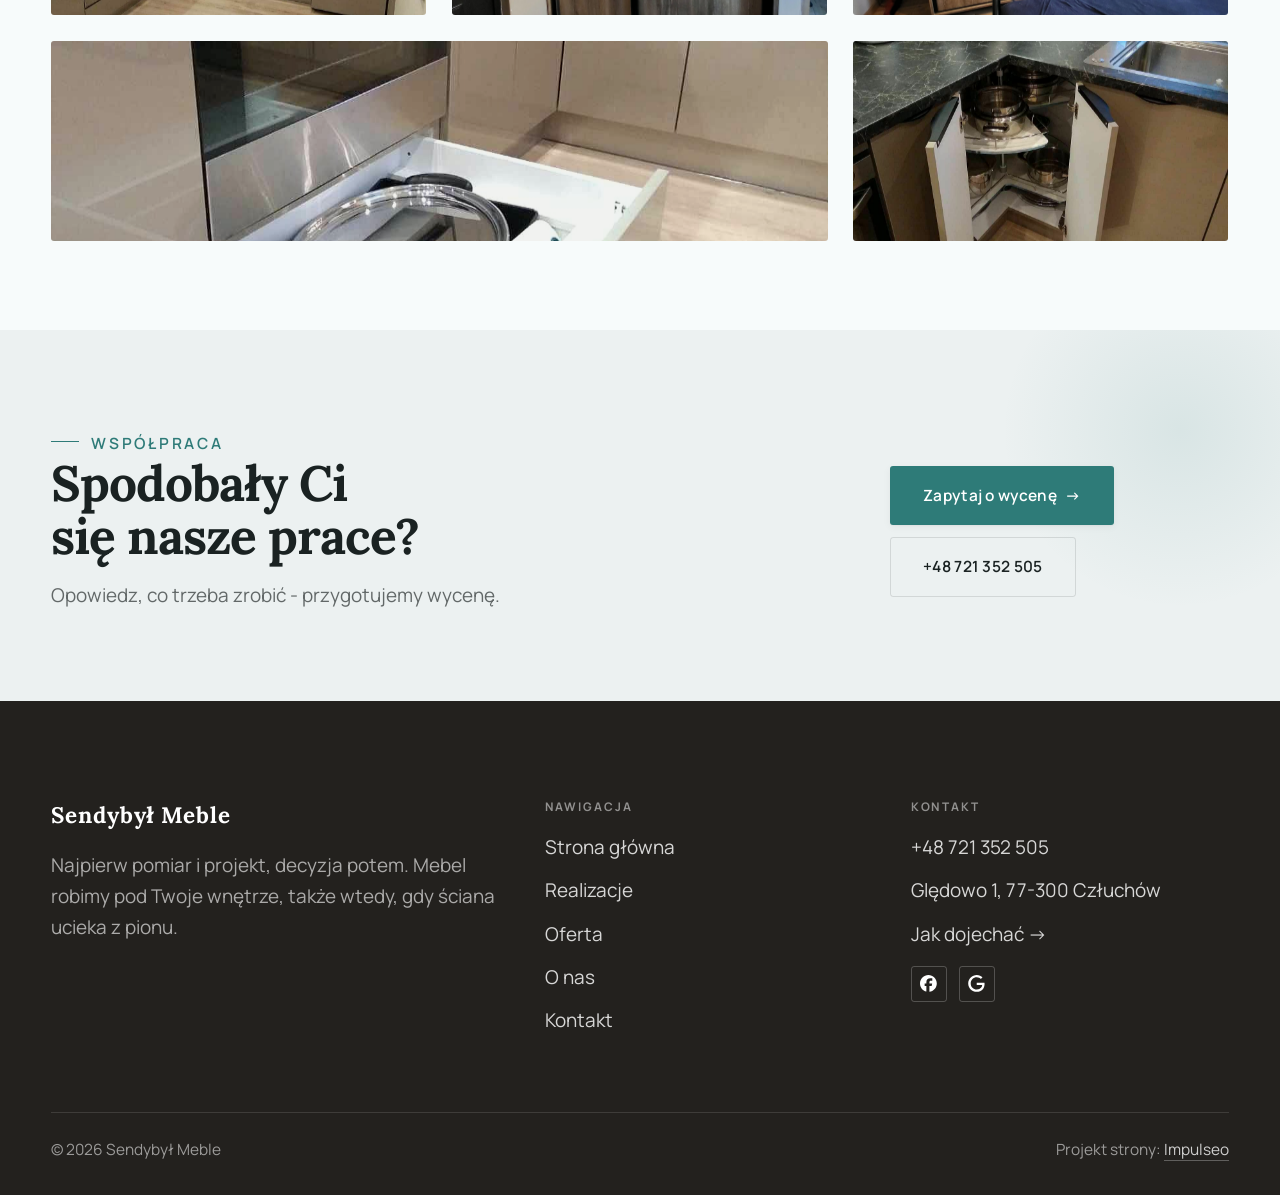
<file: realizacje.html>
<!DOCTYPE html>
<html lang="pl">
<head>
<meta charset="UTF-8">
<meta name="viewport" content="width=device-width, initial-scale=1.0">
<title>Realizacje - Sendybył Meble</title>
<meta name="description" content="Realizacje Sendybył Meble: Garderoba, Zabudowa RTV, Kuchnia w wysokim połysku, Szafa wnękowa, Biurko na wymiar">
<link rel="canonical" href="https://kris20032.github.io/sendybyl-meble/realizacje.html">
<meta name="robots" content="noindex, nofollow">
<meta property="og:type" content="website">
<meta property="og:locale" content="pl_PL">
<meta property="og:site_name" content="Sendybył Meble">
<meta property="og:title" content="Realizacje - Sendybył Meble">
<meta property="og:description" content="Realizacje Sendybył Meble: Garderoba, Zabudowa RTV, Kuchnia w wysokim połysku, Szafa wnękowa, Biurko na wymiar">
<meta property="og:url" content="https://kris20032.github.io/sendybyl-meble/realizacje.html">
<meta property="og:image" content="https://kris20032.github.io/sendybyl-meble/img/og.jpg">
<meta property="og:image:width" content="1200">
<meta property="og:image:height" content="630">
<meta name="twitter:card" content="summary_large_image">
<link rel="preconnect" href="https://fonts.googleapis.com">
<link rel="preconnect" href="https://fonts.gstatic.com" crossorigin>
<link href="https://fonts.googleapis.com/css2?family=Lora:wght@500;600;700&family=Manrope:wght@400;500;600&display=swap" rel="stylesheet">
<link rel="stylesheet" href="assets/styles.css?v=b7d2bc9f">
</head>
<body>

<header class="nav">
  <div class="wrap nav-inner">
    <a class="brand brand-has-logo" href="index.html"><img class="brand-logo" src="img/logo.png" alt="Sendybył Meble" width="1728" height="825" decoding="async"></a>
    <nav class="nav-links">
      <a href="index.html">Strona główna</a>
      <a href="realizacje.html" class="active" aria-current="page">Realizacje</a>
      <a href="oferta.html">Oferta</a>
      <a href="o-nas.html">O nas</a>
      <a href="kontakt.html">Kontakt</a>
      <a href="kontakt.html" class="btn btn-accent">Zapytaj o wycenę</a>
    </nav>
    <button class="nav-toggle" aria-label="Menu"><span></span><span></span><span></span></button>
  </div>
</header>

<main>
<section class="pagehead">
  <img src="img/g13.jpg" alt="Sendybył Meble - Nasze prace" width="1560" height="780" decoding="async">
  <div class="wrap">
    <span class="eyebrow">Realizacje</span>
    <h1>Nasze prace</h1>
    <p>Zdjęcia z naszych montaży, w domach klientów - żadnych wizualizacji z katalogu. Tak te meble wyglądają na co dzień.</p>
  </div>
</section>
<section>
  <div class="wrap">
    <div class="gallery">
      <div class="tile t-two3 reveal"><img src="img/g1.jpg" alt="Sendybył Meble" loading="lazy" width="1070" height="1476" decoding="async"></div>
      <div class="tile t-third reveal"><img src="img/g2.jpg" alt="Sendybył Meble" loading="lazy" width="1438" height="1996" decoding="async"></div>
      <div class="tile t-third reveal"><img src="img/g3.jpg" alt="Sendybył Meble" loading="lazy" width="1554" height="1154" decoding="async"></div>
      <div class="tile t-third reveal"><img src="img/g4.jpg" alt="Sendybył Meble" loading="lazy" width="1132" height="1520" decoding="async"></div>
      <div class="tile t-third reveal"><img src="img/g5.jpg" alt="Sendybył Meble" loading="lazy" width="1146" height="1550" decoding="async"></div>
      <div class="tile t-third reveal"><img src="img/g6.jpg" alt="Sendybył Meble" loading="lazy" width="1600" height="1200" decoding="async"></div>
      <div class="tile t-two3 reveal"><img src="img/g7.jpg" alt="Sendybył Meble" loading="lazy" width="1600" height="1214" decoding="async"></div>
      <div class="tile t-third reveal"><img src="img/g8.jpg" alt="Sendybył Meble" loading="lazy" width="1170" height="1560" decoding="async"></div>
      <div class="tile t-third reveal"><img src="img/g9.jpg" alt="Sendybył Meble" loading="lazy" width="1600" height="1200" decoding="async"></div>
      <div class="tile t-third reveal"><img src="img/g10.jpg" alt="Sendybył Meble" loading="lazy" width="1600" height="2133" decoding="async"></div>
      <div class="tile t-two3 reveal"><img src="img/g11.jpg" alt="Sendybył Meble" loading="lazy" width="1170" height="1560" decoding="async"></div>
      <div class="tile t-third reveal"><img src="img/g12.jpg" alt="Sendybył Meble" loading="lazy" width="1170" height="1560" decoding="async"></div>
    </div>
  </div>
</section>
<section class="cta">
  <div class="wrap">
    <div class="reveal">
      <span class="eyebrow">Współpraca</span>
      <h2>Spodobały Ci się nasze prace?</h2>
      <p>Opowiedz, co trzeba zrobić - przygotujemy wycenę.</p>
    </div>
    <div class="cta-actions reveal">
      <a href="kontakt.html" class="btn btn-light">Zapytaj o wycenę <span class="arr">→</span></a>
      <a href="tel:+48721352505" class="btn btn-ghost btn-ghost-cta">+48 721 352 505</a>
    </div>
  </div>
</section>
</main>

<footer>
  <div class="wrap">
    <div class="foot-grid">
      <div class="foot-brand">
        <div class="name">Sendybył Meble</div>
        <p>Najpierw pomiar i projekt, decyzja potem. Mebel robimy pod Twoje wnętrze, także wtedy, gdy ściana ucieka z pionu.</p>
      </div>
      <div class="foot-col">
        <h4>Nawigacja</h4>
        <a href="index.html">Strona główna</a>
        <a href="realizacje.html">Realizacje</a>
        <a href="oferta.html">Oferta</a>
        <a href="o-nas.html">O nas</a>
        <a href="kontakt.html">Kontakt</a>
      </div>
      <div class="foot-col">
        <h4>Kontakt</h4>
        <a href="tel:+48721352505">+48 721 352 505</a>
        <p>Ględowo 1, 77-300 Człuchów</p>
        <a href="https://maps.google.com/?cid=7739868012427773197&g_mp=Cidnb29nbGUubWFwcy5wbGFjZXMudjEuUGxhY2VzLlNlYXJjaFRleHQQAhgEIAA" target="_blank" rel="noopener">Jak dojechać →</a>
      <div class="foot-soc">
        <a class="soc" href="https://www.facebook.com/sendybyl.meble/" target="_blank" rel="noopener" aria-label="Facebook - Sendybył Meble"><svg viewBox="0 0 24 24" aria-hidden="true" focusable="false"><path d="M9.101 23.691v-7.98H6.627v-3.667h2.474v-1.58c0-4.085 1.848-5.978 5.858-5.978.401 0 .955.042 1.468.103a8.68 8.68 0 0 1 1.141.195v3.325a8.623 8.623 0 0 0-.653-.036 26.805 26.805 0 0 0-.733-.009c-.707 0-1.259.096-1.675.309a1.686 1.686 0 0 0-.679.622c-.258.42-.374.995-.374 1.752v1.297h3.919l-.386 2.103-.287 1.564h-3.246v8.245C19.396 23.238 24 18.179 24 12.044c0-6.627-5.373-12-12-12s-12 5.373-12 12c0 5.628 3.874 10.35 9.101 11.647Z" fill="currentColor"/></svg></a>
        <a class="soc" href="https://maps.google.com/?cid=7739868012427773197&g_mp=Cidnb29nbGUubWFwcy5wbGFjZXMudjEuUGxhY2VzLlNlYXJjaFRleHQQAhgEIAA" target="_blank" rel="noopener" aria-label="Google - Sendybył Meble"><svg viewBox="0 0 24 24" aria-hidden="true" focusable="false"><path d="M12.48 10.92v3.28h7.84c-.24 1.84-.853 3.187-1.787 4.133-1.147 1.147-2.933 2.4-6.053 2.4-4.827 0-8.6-3.893-8.6-8.72s3.773-8.72 8.6-8.72c2.6 0 4.507 1.027 5.907 2.347l2.307-2.307C18.747 1.44 16.133 0 12.48 0 5.867 0 .307 5.387.307 12s5.56 12 12.173 12c3.573 0 6.267-1.173 8.373-3.36 2.16-2.16 2.84-5.213 2.84-7.667 0-.76-.053-1.467-.173-2.053H12.48z" fill="currentColor"/></svg></a>
      </div>
      </div>
    </div>
    <div class="foot-bot">
      <span>© 2026 Sendybył Meble</span>
      <span>Projekt strony: <a class="foot-credit" href="https://impulseo.pl" target="_blank" rel="noopener">Impulseo</a></span>
    </div>
  </div>
</footer>
<div class="sticky-reserve"><a class="sr-book" href="kontakt.html">Zapytaj o wycenę</a><a class="sr-call" href="tel:+48721352505" aria-label="Zadzwoń"><svg class="ico-tel" width="16" height="16" viewBox="0 0 24 24" fill="none" aria-hidden="true"><path d="M6.6 10.8a15.5 15.5 0 0 0 6.6 6.6l2.2-2.2a1 1 0 0 1 1-.24 11.4 11.4 0 0 0 3.6.58 1 1 0 0 1 1 1V20a1 1 0 0 1-1 1A17 17 0 0 1 3 4a1 1 0 0 1 1-1h3.5a1 1 0 0 1 1 1c0 1.25.2 2.46.58 3.6a1 1 0 0 1-.25 1l-2.23 2.2Z" fill="currentColor"/></svg></a></div>
<div class="demo-wazne" data-do="2026-10-05" data-cykl="3" hidden><svg class="dw-ico" width="13" height="13" viewBox="0 0 24 24" fill="none" aria-hidden="true"><circle cx="12" cy="12" r="8.6" stroke="currentColor" stroke-width="1.8"/><path d="M12 7.2V12l3.3 2" stroke="currentColor" stroke-width="1.8" stroke-linecap="round"/></svg><span class="dw-txt"></span></div>

<script src="assets/main.js"></script>
</body>
</html>
</file>
<file: assets/styles.css>
/* ============================================================
   STOLBASZ — premium, architektoniczny B2B fit-out
   Jasna paleta, zero brązu. System wg premium-web-craft.
   Projekt strony: Impulseo (impulseo.pl)
   ============================================================ */

:root{
  /* PALETA — jasna, architektoniczna, chłodna */
  --paper:#F3F1EC;          /* główne tło */
  --paper-2:#E6E3DB;        /* sekcje alternatywne (chłodny jasny szary) */
  --paper-3:#E6E3DB;        /* delikatne wypełnienia */
  --ink:#23211E;            /* tekst główny — chłodny grafit */
  --ink-soft:#43403A;       /* nagłówki drugorzędne */
  --muted:#87837A;          /* tekst poboczny */
  --line:rgba(35,33,30,.12);/* hairline */
  --accent:#8A6B3C;         /* stonowany petrol-slate — jedyny akcent */
  --accent-d:#6E5430;
  --accent-soft:rgba(138,107,60,.10);
  --dark:#23211E;           /* sekcje ciemne (stopka/CTA) */

  /* HOVER ZDJĘĆ — JEDEN standard dla całego silnika (decyzja K. 04.08.2026, artefakt z wariantami).
     AKTUALNE (K.+Szymon 09.08.2026, wybór z artefaktu 6 wariantów): zoom 1.05 przy 1.4s -
     przy tak długim czasie mocniejszy kadr NIE skacze, tylko „oddycha". Poprzedni standard
     (1.02 / .55s z 04.08) odbierany jako dynamiczny i szybki.
     Spoczynek lekko przygaszony, ale TYLKO tam, gdzie jest mysz (@media hover:hover) —
     na telefonie zdjęcia zostają w pełnej jasności. */
  --img-zoom:1.05;                   /* K.+Szymon 09.08: wariant F z artefaktu porównawczego */
  --img-rest:brightness(.95) saturate(.99);
  --img-hot:brightness(1.06) saturate(1.05);
  --img-dur:1.4s;                    /* K.+Szymon 09.08 (wariant F): powoli = elegancko */
  --img-ease:cubic-bezier(.16,.84,.44,1);  /* miękki ogon, efekt „oddychania" */

  /* ODSTĘPY — skala 4/8 */
  --space-1:4px; --space-2:8px; --space-3:12px; --space-4:16px; --space-5:24px;
  --space-6:32px; --space-7:48px; --space-8:64px; --space-9:96px; --space-10:128px;

  /* TYPOGRAFIA — fluid clamp() (skala podbita 16.07.2026: większe, czytelniejsze litery — uwaga Adama) */
  --text-sm:clamp(.9rem,.87rem + .12vw,1rem);
  --text-base:clamp(1.08rem,1.04rem + .18vw,1.2rem);
  --text-lg:clamp(1.24rem,1.15rem + .34vw,1.44rem);
  --text-h3:clamp(1.34rem,1.22rem + .55vw,1.66rem);
  --text-h2:clamp(2.1rem,1.66rem + 2.1vw,3.1rem);
  --text-h1:clamp(2.9rem,2.1rem + 4vw,5.1rem);

  /* PROMIENIE — architektoniczne, raczej ostre */
  --r-sm:3px; --r-md:6px; --r-lg:10px;

  /* RUCH */
  --ease:cubic-bezier(.25,.46,.45,.94); --dur:.24s;

  /* CIENIE — miękkie, warstwowe */
  --sh-sm:0 1px 2px rgba(16,24,32,.04), 0 2px 8px rgba(16,24,32,.05);
  --sh-md:0 2px 6px rgba(16,24,32,.05), 0 12px 28px -8px rgba(16,24,32,.12);
  --sh-lg:0 6px 14px rgba(16,24,32,.07), 0 26px 56px -18px rgba(16,24,32,.22);

  --hairline:1px solid var(--line);

  --font-display:'Lora',serif;
  --font-body:'Manrope',sans-serif;
}

*{box-sizing:border-box;margin:0;padding:0}
html{scroll-behavior:smooth}
body{
  font-family:var(--font-body);
  font-size:var(--text-base);
  line-height:1.65;
  color:var(--ink);
  background:var(--paper);
  -webkit-font-smoothing:antialiased;
  text-rendering:optimizeLegibility;
}
img{max-width:100%;height:auto;display:block}  /* height:auto = width/height z atrybutów trzyma proporcje (TOP#12) */
a{color:inherit;text-decoration:none}

.wrap{width:min(92%,1180px);margin-inline:auto}
section{padding-block:clamp(52px,6.5vw,96px)}

h1,h2,h3{font-family:var(--font-display);font-weight:700;line-height:1.08;letter-spacing:-.02em;color:var(--ink)}
h1{font-size:var(--text-h1);letter-spacing:-.035em}
h2{font-size:var(--text-h2);letter-spacing:-.025em}
h3{font-size:var(--text-h3)}
/* MIARA — długość wiersza. WCAG 2.2 SC 1.4.8: max 80 znaków; Butterick: 45–90.
   68ch daje realnie 72–78 znaków polskiego tekstu, czyli z zapasem pod granicą.
   Wcześniej limit miał TYLKO <p> — <li>, <blockquote> i <dd> nie miały żadnego,
   i to jedyny powód, dla którego 23 bloki na dwóch oddanych stronach jadą po
   83–106 znaków w wierszu (pomiar 07.08.2026, bramka `miara`).
   ⚠️ Listy i definicje ograniczamy TYLKO bez klasy: `ul`/`ol` z klasą to u nas
   układ (siatki kafli, menu), a nie tekst ciągły — tam miarę wyznacza układ. */
/* 60ch, nie 68ch (K. 10.08): po zmianie fontów na węższe kroje (DM Sans i spółka)
   w 68ch mieściło się ~90 znaków - bramka pikselowa słusznie zgłaszała przekroczenie
   granicy 80. Pomiar na żywej przeglądarce: 60ch = 90 znaków, 53ch = ~78 znaków, czyli normę WCAG 1.4.8. */
:root{ --miara:53ch }
p{max-width:min(100%,var(--miara))}
blockquote,
ul:not([class])>li, ol:not([class])>li,
dl:not([class])>dd{max-width:min(100%,var(--miara))}

/* ⚠️ Świadomie BEZ wyjątku `.tile p,.card p,.svc p{max-width:none}`, choć nasuwa się sam:
   te akapity BYŁY już ograniczone (stare `p{max-width:65ch}`), więc „wyjątek" nie odblokowałby
   niczego nowego — tylko ROZLUŹNIŁ stan sprzed zmiany na wszystkich demach naraz.
   `figcaption` żadna z reguł wyżej nie dotyczy, więc też nie potrzebuje zwolnienia. */

/* ŁAMANIE. `balance` wyrównuje długości wierszy w nagłówku, `pretty` pilnuje ostatniego
   wiersza akapitu, żeby nie został w nim jeden wyraz. Obsługiwane od Chrome 117 /
   Safari 17.5; starsze przeglądarki po prostu ignorują tę własność.
   `text-wrap:pretty` nie występowało dotąd ANI RAZ w silniku ani w repo klientów. */
h1,h2,h3,.lead,.lede{text-wrap:balance}
p,li,blockquote,dd{text-wrap:pretty}

.eyebrow{
  font-family:var(--font-body);
  font-size:var(--text-sm);
  font-weight:600;
  letter-spacing:.18em;
  text-transform:uppercase;
  color:var(--accent);
  display:inline-flex;align-items:center;gap:var(--space-3);
}
/* flex:none + margin-top = kreska trzyma się PIERWSZEJ linii. Wcześniej align-items:center
   centrowało ją względem całego bloku i przy zawinięciu (długi kicker typu
   „…WNĘTRZ · LESZNO · OD 2019") druga linia lądowała z brzydkim wcięciem. */
.eyebrow{align-items:flex-start}
.eyebrow>*,.eyebrow{text-wrap:balance}   /* dlugi kicker lamal sie na sierote typu samo „2019" w drugiej linii */
.eyebrow::before{content:"";width:28px;height:1px;background:var(--accent);display:inline-block;flex:none;margin-top:.62em}

.muted{color:var(--muted)}
.lead{font-size:var(--text-lg);line-height:1.55;color:var(--ink-soft);max-width:50ch}

/* ---------- BUTTONS ---------- */
.btn{
  display:inline-flex;align-items:center;gap:var(--space-2);
  font-weight:600;font-size:var(--text-sm);letter-spacing:.02em;
  padding:var(--space-4) var(--space-6);
  border-radius:var(--r-sm);
  transition:transform var(--dur) var(--ease),box-shadow var(--dur) var(--ease),background var(--dur) var(--ease);
  cursor:pointer;border:1px solid transparent;
}
.btn-accent{background:var(--accent);color:#fff;box-shadow:var(--sh-sm)}
.btn-accent:hover{background:var(--accent-d);transform:translateY(-2px);box-shadow:var(--sh-md)}
.btn-accent:active{transform:translateY(0);box-shadow:var(--sh-sm)}
.btn-ghost{background:transparent;color:var(--ink);border-color:var(--line)}
.btn-ghost:hover{border-color:var(--accent);color:var(--accent);transform:translateY(-2px)}
.btn-light{background:#fff;color:var(--ink);box-shadow:var(--sh-sm)}
.btn-light:hover{transform:translateY(-2px);box-shadow:var(--sh-md)}
.btn .arr{transition:transform var(--dur) var(--ease)}
.btn:hover .arr{transform:translateX(4px)}

/* ---------- NAV ---------- */
.nav{
  position:sticky;top:0;z-index:50;
  background:color-mix(in srgb,var(--paper) 88%,transparent);
  backdrop-filter:saturate(140%) blur(10px);
  border-bottom:var(--hairline);
}
.nav-inner{display:flex;align-items:center;justify-content:space-between;gap:var(--space-5);height:72px}
/* ANTY-NACHODZENIE (K. 05.08.2026): długa nazwa firmy + przycisk z pełnym numerem nie mieściły się w pasku
   i flex ściskał linki PONIŻEJ ich treści - "Kontakt" wchodził na ramkę "Zadzwoń +48 ...". Teraz ustępuje
   nazwa marki (skrót wielokropkiem), a menu i przycisk nigdy się nie kurczą ani nie zachodzą na siebie. */
.brand{display:flex;flex-direction:column;line-height:1;min-width:0;flex:0 1 auto}
.brand .name{font-family:var(--font-display);font-weight:800;font-size:1.35rem;letter-spacing:.04em;white-space:nowrap;overflow:hidden;text-overflow:ellipsis}
.brand .sub{font-size:.62rem;letter-spacing:.34em;text-transform:uppercase;color:var(--muted);margin-top:5px;white-space:nowrap;overflow:hidden;text-overflow:ellipsis}
.nav-links{display:flex;align-items:center;gap:var(--space-6);flex:0 0 auto}
.nav-links a{font-size:var(--text-sm);font-weight:500;color:var(--ink-soft);position:relative;padding-block:4px;white-space:nowrap;transition:color var(--dur) var(--ease)}
.nav-links a::after{content:"";position:absolute;left:0;bottom:0;width:0;height:1.5px;background:var(--accent);transition:width var(--dur) var(--ease)}
.nav-links a:hover,.nav-links a.active{color:var(--ink)}
.nav-links a:hover::after,.nav-links a.active::after{width:100%}
.nav-links .btn{padding:var(--space-2) var(--space-5)}
/* przyciski w nav: właściwy kolor (przebij .nav-links a) + bez podkreślenia */
.nav-links a.btn-accent{color:#fff}
.nav-links a.btn-ghost,.nav-links a.btn-light{color:var(--ink)}
/* CTA w pasku: NIE podkreślenie spod linków menu, ale ten sam przelatujący błysk,
   co na wszystkich innych przyciskach (zgłoszenie K. 13.08.2026 - „na hero jest efekt
   światła przechodzącego przez przycisk, na navbarze go nie ma, a mają być identyczne").
   Reguła `.nav-links a::after` jest silniejsza od `.btn::after`, więc trzeba jej
   geometrię wyzerować i wpisać połysk z nazwy - samo `display:none` gasiło efekt. */
.nav-links a.btn::after{
  display:block;content:"";position:absolute;inset:0;z-index:-1;pointer-events:none;
  width:auto;height:auto;border-radius:inherit;   /* kasuje geometrię podkreślenia (width:0;height:1.5px) */
  background:linear-gradient(100deg,transparent 32%,rgba(255,255,255,.20) 50%,transparent 68%);
  translate:-120% 0}
@media (prefers-reduced-motion:no-preference){
  .nav-links a.btn:hover::after{translate:120% 0;transition:translate .75s var(--mt-ease,cubic-bezier(.16,.84,.44,1))}
}
.nav-toggle{display:none;background:none;border:none;cursor:pointer;flex-direction:column;gap:5px;padding:8px}
.nav-toggle span{width:24px;height:2px;background:var(--ink);transition:var(--dur)}
/* Ciasny zakres MIĘDZY menu mobilnym a pełnym pulpitem: zbijamy odstępy i nazwę marki,
   żeby wszystko zmieściło się naturalnie, zanim w ogóle dojdzie do skracania wielokropkiem. */
@media(max-width:1280px) and (min-width:921px){
  .nav-links{gap:var(--space-4)}
  .nav-links .btn{padding:var(--space-2) var(--space-4)}
  .brand .name{font-size:1.15rem}
}

/* ---------- HERO (split) ---------- */
.hero{position:relative;overflow:hidden;border-bottom:var(--hairline)}
.hero-grid{display:grid;grid-template-columns:1.05fr .95fr;gap:clamp(24px,4vw,60px);align-items:center;
  padding-block:clamp(36px,4.5vw,64px)}
.hero-copy .eyebrow{margin-bottom:var(--space-5)}
.hero-copy h1{margin-bottom:var(--space-5)}
.hero-copy .lead{margin-bottom:var(--space-7)}
.hero-actions{display:flex;flex-wrap:wrap;gap:var(--space-4)}
.hero-art{position:relative;aspect-ratio:4/3;border-radius:var(--r-lg);overflow:hidden;box-shadow:var(--sh-lg)}
.hero-art img{width:100%;height:100%;object-fit:cover}
.hero-art::after{content:"";position:absolute;inset:0;background:linear-gradient(180deg,transparent 55%,rgba(18,24,28,.28))}
.hero-badge{position:absolute;left:var(--space-5);bottom:var(--space-5);z-index:2;
  background:rgba(252,252,251,.94);backdrop-filter:blur(4px);
  border-radius:var(--r-md);padding:var(--space-4) var(--space-5);box-shadow:var(--sh-md);max-width:78%}
.hero-badge strong{display:block;font-family:var(--font-display);font-size:1rem;letter-spacing:-.01em}
.hero-badge span{font-size:var(--text-sm);color:var(--muted)}

/* ---------- HERO duży / kinowy (strona główna) ---------- */
.hero-cine{position:relative;min-height:clamp(560px,82vh,840px);min-height:clamp(560px,82svh,840px);display:flex;align-items:center;overflow:hidden;border-bottom:var(--hairline)}
.hero-cine>img{position:absolute;inset:0;width:100%;height:100%;object-fit:cover;z-index:0}
.hero-cine::after{content:"";position:absolute;inset:0;z-index:1;
  background:linear-gradient(95deg,rgba(13,18,23,.86) 0%,rgba(13,18,23,.64) 32%,rgba(13,18,23,.24) 62%,rgba(13,18,23,.04) 100%)}
.hero-cine .wrap{position:relative;z-index:2;padding-block:var(--space-8)}
.hero-cine .hero-copy{max-width:660px}
.hero-cine .eyebrow{color:#fff;margin-bottom:var(--space-5)}
.hero-cine .eyebrow::before{background:#fff}
.hero-cine h1{color:#fff;margin-bottom:var(--space-5);font-size:clamp(2.9rem,2rem + 4.4vw,5.2rem);text-wrap:balance}
.hero-cine .lead{color:rgba(255,255,255,.92);max-width:48ch;margin-bottom:var(--space-7)}
.hero-cine .hero-actions{display:flex;flex-wrap:wrap;gap:var(--space-4)}
/* NISKIE OKNO (laptop z dokiem i paskami przeglądarki ma ~700-780 px wysokości widoku):
   H1 do 5.2rem + długi lead nie mieściły się i przyciski wypadały POD krawędź ekranu -
   klient widział stronę bez ani jednego CTA. Skalujemy w dół, zamiast przycinać treść. */
@media(min-width:821px) and (max-height:820px){
  .hero-cine{min-height:clamp(520px,94svh,780px)}
  .hero-cine .wrap{padding-block:var(--space-6)}
  .hero-cine h1{font-size:clamp(2.2rem,1.5rem + 2.6vw,3.6rem);margin-bottom:var(--space-4)}
  .hero-cine .eyebrow{margin-bottom:var(--space-4)}
  .hero-cine .lead{margin-bottom:var(--space-5);max-width:44ch}
}
@media(max-width:680px){
  .hero-cine{min-height:clamp(520px,76vh,640px);min-height:clamp(520px,76svh,640px);align-items:flex-end}
  .hero-cine::after{background:linear-gradient(0deg,rgba(13,18,23,.9) 6%,rgba(13,18,23,.45) 55%,rgba(13,18,23,.25) 100%)}
  .hero-cine .wrap{padding-bottom:var(--space-9)}
  /* TELEFON (~90% oglądających): lead potrafił zająć 8 linii i zepchnąć CTA poza pierwszy ekran.
     Zwężamy interlinię i skalę - treści nie ucinamy, bo to ona sprzedaje. */
  .hero-cine .lead{font-size:.98rem;line-height:1.5;margin-bottom:var(--space-5)}
  .hero-cine .eyebrow{font-size:.72rem;letter-spacing:.13em;margin-bottom:var(--space-4)}
  .hero-cine .eyebrow::before{width:20px}
  .hero-cine h1{margin-bottom:var(--space-4)}
}

/* full-bleed hero variant (podstrony) */
.pagehead{position:relative;min-height:46vh;min-height:46svh;display:flex;align-items:flex-end;overflow:hidden;border-bottom:var(--hairline)}
.pagehead img{position:absolute;inset:0;width:100%;height:100%;object-fit:cover}
/* 10.08.2026 (decyzja K.): mocniejsze przyciemnienie + cień pod tekstem. Bramka mierzyła na
   nagłówkach podstron 3,38-3,43:1 przy wymaganych 4,5 — jasne zdjęcie (hala, śnieg, niebo)
   podchodziło pod biały tekst. Zdjęcia klientów są różne, więc kontrast musi dawać WARSTWA,
   a nie szczęśliwy dobór kadru. */
.pagehead::after{content:"";position:absolute;inset:0;background:linear-gradient(180deg,rgba(18,24,28,.40),rgba(18,24,28,.76))}
.pagehead .wrap{position:relative;z-index:2;padding-block:var(--space-9);color:#fff}
.pagehead h1{color:#fff;max-width:18ch;text-shadow:0 2px 16px rgba(0,0,0,.55)}
.pagehead .eyebrow{color:#fff}
.pagehead .eyebrow::before{background:#fff}
.pagehead p{color:rgba(255,255,255,.92);margin-top:var(--space-4);max-width:54ch;text-shadow:0 1px 12px rgba(0,0,0,.5)}

/* ---------- STRIP (pasek skrótów / liczby) ---------- */
.strip{background:var(--dark);color:#fff}
/* PASEK HASEŁ — standard 04.08.2026 (decyzja K.): 5 haseł w JEDNYM rzędzie, tekst WYŚRODKOWANY,
   węższe marginesy boczne niż reszta strony (pasek ma iść szerzej), równe wysokości kolumn. */
.strip .wrap{width:min(96%,1440px);display:grid;grid-template-columns:repeat(5,1fr);
  gap:var(--space-5);padding-block:var(--space-7);align-items:stretch}
.strip .item .k{font-family:var(--font-display);font-size:clamp(1.05rem,.82rem + .85vw,1.55rem);
  font-weight:800;letter-spacing:-.02em;color:#fff;line-height:1.18;text-wrap:balance}
.strip .item .v{font-size:var(--text-sm);color:rgba(255,255,255,.66);margin-top:var(--space-2);line-height:1.4}
.strip .item{border-left:2px solid var(--accent);padding-inline:var(--space-4);
  text-align:center;display:flex;flex-direction:column;justify-content:center}
/* liczba kolumn = liczba haseł, żeby ostatnie nie zostawało samo w drugim rzędzie.
   Klasę n-N nadaje multipage.py; domyślnie (bez klasy) pasek jest 5-kolumnowy. */
.strip.n-2 .wrap{grid-template-columns:repeat(2,1fr)}
.strip.n-3 .wrap{grid-template-columns:repeat(3,1fr)}
.strip.n-4 .wrap{grid-template-columns:repeat(4,1fr);gap:var(--space-6)}
.strip.n-4 .item .k{font-size:clamp(1.3rem,1rem + 1.1vw,2rem)}
.strip.n-6 .wrap{grid-template-columns:repeat(6,1fr);gap:var(--space-4)}
.strip.n-6 .item .k{font-size:clamp(.98rem,.8rem + .7vw,1.35rem)}
/* równe łamanie: zamiast "długa linia + jedno słowo" obie linie zbliżonej długości */
.strip .item .k{text-wrap:balance}

/* ---------- SECTION HEAD ---------- */
.head{max-width:48rem;margin-bottom:var(--space-8)}
.head.center{margin-inline:auto;text-align:center}
.head .eyebrow{margin-bottom:var(--space-4)}
.head h2{margin-bottom:var(--space-4)}
.head p{color:var(--muted);font-size:var(--text-lg);line-height:1.55}
.head.center p{margin-inline:auto}

/* ---------- INTRO SPLIT ---------- */
.split{display:grid;grid-template-columns:.92fr 1.08fr;gap:clamp(28px,5vw,80px);align-items:center}
.split.rev{grid-template-columns:1.08fr .92fr}
.split.rev .split-art{order:-1}
.split-art{position:relative;aspect-ratio:5/4;border-radius:var(--r-lg);overflow:hidden;box-shadow:var(--sh-lg)}
.split-art img{width:100%;height:100%;object-fit:cover}
.split-copy h2{margin-bottom:var(--space-5)}
.split-copy p+p{margin-top:var(--space-4)}
.split-copy .btn{margin-top:var(--space-6)}

/* ---------- SERVICES (zakres) ---------- */
.svc-grid{display:grid;grid-template-columns:repeat(auto-fit,minmax(280px,1fr));gap:var(--space-5)}
.svc{background:#fff;border:var(--hairline);border-radius:var(--r-md);padding:var(--space-7) var(--space-6);
  transition:transform var(--dur) var(--ease),box-shadow var(--dur) var(--ease),border-color var(--dur) var(--ease);
  position:relative;overflow:hidden}
.svc::before{content:"";position:absolute;left:0;top:0;width:3px;height:0;background:var(--accent);transition:height var(--dur) var(--ease)}
.svc:hover{transform:translateY(-4px);box-shadow:var(--sh-md);border-color:transparent}
.svc:hover::before{height:100%}
.svc .ic{font-family:var(--font-display);font-size:.8rem;font-weight:700;letter-spacing:.12em;color:var(--accent);margin-bottom:var(--space-4)}
.svc h3{margin-bottom:var(--space-3);font-size:1.22rem}
.svc p{color:var(--muted);font-size:var(--text-base);line-height:1.6}

/* big detailed service rows */
.svc-row{display:grid;grid-template-columns:.8fr 1.2fr;gap:clamp(20px,4vw,60px);align-items:center;padding-block:var(--space-8)}
.svc-row+.svc-row{border-top:var(--hairline)}
.svc-row.rev{grid-template-columns:1.2fr .8fr}
/* Naprzemienny układ wierszy oferty: co drugi wiersz ma zdjęcie po PRAWEJ.
   Było `order:-1` — martwy kod, bo zdjęcie i tak jest pierwszym dzieckiem w HTML,
   więc wszystkie wiersze wyglądały identycznie (zdjęcie zawsze z lewej), a `rev`
   zmieniało tylko szerokość kolumn. Znalezione 29.07.2026 przy różnicowaniu kierunków
   animacji (pomiar pozycji: art.mid 390/502 przy row.mid 756 — zawsze lewa strona). */
.svc-row.rev .svc-row-art{order:2}
.svc-row-art{aspect-ratio:4/3;border-radius:var(--r-md);overflow:hidden;box-shadow:var(--sh-md)}
.svc-row-art img{width:100%;height:100%;object-fit:cover}
.svc-row h3{font-size:1.5rem;margin-bottom:var(--space-4)}
.svc-row .num{font-family:var(--font-display);font-size:.85rem;font-weight:700;letter-spacing:.14em;color:var(--accent);display:block;margin-bottom:var(--space-3)}
.svc-row ul{list-style:none;margin-top:var(--space-4);display:flex;flex-direction:column;gap:var(--space-2)}
.svc-row li{position:relative;padding-left:var(--space-5);color:var(--muted);font-size:var(--text-base)}
.svc-row li::before{content:"";position:absolute;left:0;top:.62em;width:8px;height:1px;background:var(--accent)}

/* ---------- GALLERY (realizacje) ---------- */
.gallery{display:grid;grid-template-columns:repeat(12,1fr);gap:var(--space-4);grid-auto-rows:200px}
/* GALERIA MASONRY — pionowe zdjęcia (portrety beauty/wellness) bez przycinania: kolumny, height auto */
.gallery-masonry{column-count:3;column-gap:var(--space-4)}
@media(max-width:900px){.gallery-masonry{column-count:2}}
@media(max-width:560px){.gallery-masonry{column-count:1}}
.gallery-masonry .m-tile{break-inside:avoid;margin:0 0 var(--space-4);padding:0;position:relative;overflow:hidden;border-radius:var(--r-md);border:1px solid var(--line)}
.gallery-masonry .m-tile img{width:100%;height:auto;display:block}
.gallery-masonry .m-tile .cap{position:absolute;left:0;right:0;bottom:0;padding:var(--space-4);color:#fff;background:linear-gradient(0deg,rgba(0,0,0,.55),transparent);font-size:var(--text-sm)}
.gallery-masonry .m-tile .cap small{display:block;font-weight:400;opacity:.78;letter-spacing:.04em;text-transform:uppercase;font-size:.66rem;margin-top:3px}
.tile{position:relative;overflow:hidden;border-radius:var(--r-md);box-shadow:var(--sh-sm);
  transition:transform var(--dur) var(--ease),box-shadow var(--dur) var(--ease)}
.tile img{width:100%;height:100%;object-fit:cover;
  transition:transform var(--img-dur) var(--img-ease),filter var(--img-dur) var(--img-ease)}
.tile:hover{box-shadow:var(--sh-md)}
.tile .cap{position:absolute;left:0;right:0;bottom:0;padding:var(--space-5) var(--space-4) var(--space-4);
  /* mocniejszy spad + cien pod tekstem: na JASNYCH zdjeciach klienta (biale fronty, sciany)
     slaby gradient dawal kontrast ~1.5:1 zamiast wymaganych 3.6:1 (bramka wygladu, 10.08.2026) */
  background:linear-gradient(transparent 10%,rgba(18,24,28,.55) 40%,rgba(18,24,28,.88) 68%,rgba(18,24,28,.99));color:#fff;
  text-shadow:0 1px 2px rgba(0,0,0,.85),0 2px 10px rgba(0,0,0,.55);
  font-size:var(--text-sm);font-weight:600;letter-spacing:.01em;
  opacity:0;transform:translateY(8px);transition:var(--dur) var(--ease)}
.tile:hover .cap{opacity:1;transform:translateY(0)}
.tile .cap small{display:block;font-weight:400;opacity:.78;letter-spacing:.04em;text-transform:uppercase;font-size:.66rem;margin-top:3px}
/* bento spans */
.t-wide{grid-column:span 6}
.t-tall{grid-column:span 6;grid-row:span 2}
.t-std{grid-column:span 6}
.t-third{grid-column:span 4}
.t-two3{grid-column:span 8}

/* ---------- TRUST / WIARYGODNOŚĆ ---------- */
.trust{background:var(--paper-2)}
.trust-grid{display:grid;grid-template-columns:repeat(auto-fit,minmax(240px,1fr));gap:var(--space-5);margin-top:var(--space-7)}
.trust-card{background:#fff;border-radius:var(--r-md);padding:var(--space-7) var(--space-6);box-shadow:var(--sh-sm);border-top:3px solid var(--accent)}
.trust-card .big{font-family:var(--font-display);font-size:clamp(1.8rem,1.3rem + 1.6vw,2.6rem);font-weight:800;letter-spacing:-.02em;color:var(--ink);line-height:1}
.trust-card h3{font-size:1.12rem;margin:var(--space-3) 0 var(--space-2)}
.trust-card p{color:var(--muted);font-size:var(--text-base);line-height:1.55}

/* ---------- CTA band ---------- */
.cta{background:var(--dark);color:#fff;position:relative;overflow:hidden}
/* telefon w CTA: na ciemnym tle biały (domyślnie), rodziny z JASNYM tłem CTA
   nadpisują to u siebie - wcześniej kolor siedział w stylu inline i wygrywał z rodziną. */
.cta .btn-ghost-cta{color:#fff;border-color:rgba(255,255,255,.3)}
.cta .wrap{display:grid;grid-template-columns:1.4fr .6fr;gap:var(--space-7);align-items:center;position:relative;z-index:2}
.cta h2{color:#fff;max-width:20ch}
.cta p{color:rgba(255,255,255,.74);margin-top:var(--space-4)}
.cta-actions{display:flex;flex-direction:column;gap:var(--space-3);align-items:flex-start}
.cta::before{content:"";position:absolute;right:-80px;top:-80px;width:360px;height:360px;border-radius:50%;
  background:radial-gradient(circle,var(--accent-soft),transparent 70%)}

/* ---------- CONTACT ---------- */
.contact-grid{display:grid;grid-template-columns:.85fr 1.15fr;gap:clamp(28px,4vw,56px);align-items:start}
.info-list{display:flex;flex-direction:column;gap:var(--space-2)}
.info-row{display:flex;gap:var(--space-4);align-items:flex-start;padding-block:var(--space-4);border-bottom:var(--hairline)}
.info-row .ic{flex:none;width:42px;height:42px;display:grid;place-items:center;border-radius:50%;
  background:var(--accent-soft);color:var(--accent);font-size:1.05rem}
.info-row .lbl{font-size:.72rem;letter-spacing:.14em;text-transform:uppercase;color:var(--muted)}
.info-row .val{font-weight:600;font-size:var(--text-base);margin-top:2px}
.info-row a.val:hover{color:var(--accent)}
.map{border:none;border-radius:var(--r-lg);box-shadow:var(--sh-md);width:100%;height:100%;min-height:380px;filter:grayscale(.2) contrast(1.02)}
.form{background:#fff;border:var(--hairline);border-radius:var(--r-lg);padding:clamp(24px,3vw,40px);box-shadow:var(--sh-sm)}
.form .fld{margin-bottom:var(--space-5)}
.form label{display:block;font-size:var(--text-sm);font-weight:600;margin-bottom:var(--space-2)}
.form input,.form textarea{width:100%;font-family:inherit;font-size:var(--text-base);color:var(--ink);
  padding:var(--space-4);border:var(--hairline);border-radius:var(--r-sm);background:var(--paper);transition:border-color var(--dur)}
.form input:focus,.form textarea:focus{outline:none;border-color:var(--accent);background:#fff}
.form textarea{resize:vertical;min-height:120px}
.form .note{font-size:var(--text-sm);color:var(--muted);margin-top:var(--space-3)}

/* ---------- FOOTER ---------- */
footer{background:var(--dark);color:#fff;padding-block:var(--space-9) var(--space-6)}
.foot-grid{display:grid;grid-template-columns:1.4fr 1fr 1fr;gap:var(--space-7);margin-bottom:var(--space-8)}
.foot-brand .name{font-family:var(--font-display);font-weight:800;font-size:1.4rem;letter-spacing:.04em}
.foot-brand p{color:rgba(255,255,255,.62);margin-top:var(--space-4);font-size:var(--text-base);max-width:38ch}
.foot-col h4{font-size:.74rem;letter-spacing:.16em;text-transform:uppercase;color:rgba(255,255,255,.5);margin-bottom:var(--space-4)}
.foot-col a,.foot-col p{display:block;color:rgba(255,255,255,.82);font-size:var(--text-base);margin-bottom:var(--space-3)}
.foot-col a:hover{color:#fff}
.foot-bot{border-top:1px solid rgba(255,255,255,.12);padding-top:var(--space-5);display:flex;justify-content:space-between;flex-wrap:wrap;gap:var(--space-3);
  font-size:var(--text-sm);color:rgba(255,255,255,.55)}
.foot-bot a:hover{color:#fff}
/* Podpis w stopce = klikalny link do impulseo.pl (31.07.2026). Ma być WIDOCZNIE klikalny,
   ale nie krzyczeć - stąd sam kolor jaśniejszy + delikatne podkreślenie na najeździe. */
.foot-bot a.foot-credit{color:rgba(255,255,255,.78);text-decoration:none;border-bottom:1px solid rgba(255,255,255,.28)}
.foot-bot a.foot-credit:hover{color:#fff;border-bottom-color:#fff}

/* ---------- REVEAL ---------- */
.reveal{opacity:0;transform:translateY(22px);transition:opacity .6s var(--ease),transform .6s var(--ease)}
.reveal.in{opacity:1;transform:none}

/* ---------- RESPONSIVE ---------- */
@media(max-width:920px){
  .hero-grid,.split,.split.rev,.svc-row,.svc-row.rev,.cta .wrap,.contact-grid,.foot-grid{grid-template-columns:1fr}
  .split.rev .split-art,.svc-row.rev .svc-row-art{order:0}
  .hero-art{aspect-ratio:16/10;max-height:420px}
  .strip .wrap,.strip.n-2 .wrap,.strip.n-3 .wrap,.strip.n-4 .wrap,.strip.n-6 .wrap{grid-template-columns:repeat(2,1fr);gap:var(--space-6)}
  .strip .item .k,.strip.n-6 .item .k{font-size:clamp(1.3rem,1.1rem + 1vw,2rem)}
  .gallery{grid-auto-rows:180px}
  .t-wide,.t-tall,.t-std,.t-third,.t-two3{grid-column:span 6}
  .t-tall{grid-row:span 1}
  .cta-actions{flex-direction:row;flex-wrap:wrap}
  .foot-grid{gap:var(--space-6)}
}
@media(max-width:680px){
  .nav-links{position:fixed;inset:72px 0 auto 0;background:var(--paper);flex-direction:column;align-items:stretch;
    gap:0;padding:var(--space-4) 6%;border-bottom:var(--hairline);box-shadow:var(--sh-md);
    transform:translateY(-120%);transition:transform var(--dur) var(--ease)}
  .nav-links.open{transform:translateY(0)}
  .nav-links a{padding-block:var(--space-4);border-bottom:var(--hairline)}
  .nav-links .btn{margin-top:var(--space-3);justify-content:center}
  .nav-toggle{display:flex}
  .strip .wrap,.strip.n-2 .wrap,.strip.n-3 .wrap,.strip.n-4 .wrap,.strip.n-6 .wrap{grid-template-columns:1fr}
  .gallery{grid-template-columns:repeat(6,1fr)}
  .foot-grid{grid-template-columns:1fr}
}
@media(prefers-reduced-motion:reduce){
  /* audyt 09.08 TOP#14: samo skrócenie duration przy animacji INFINITE = stroboskop
     (pętla .01ms miga ekranem); iteration-count:1 gasi pętlę naprawdę. Pseudoelementy
     też - tła hero (gastro/studio) animują ::before/img, blanket na * ich nie łapał. */
  *,*::before,*::after{animation-duration:.01ms!important;animation-iteration-count:1!important;animation-delay:0s!important;transition:none!important}
  .reveal{opacity:1!important;transform:none!important}
  html{scroll-behavior:auto}
}

/* ============================================================
   PREMIUM LAYER — destylat deep-researchu branż (anty-AI, spokój).
   Zmienne STOLBASZ (--accent/--ink/--paper/--line/--dark). Ruch ledwo
   zauważalny, krzywa cubic-bezier(.16,.84,.44,1); prefers-reduced-motion
   pokryte blanketem wyżej. Karty hairline zamiast cieni = #1 sygnał „nie-AI".
   ============================================================ */

/* więcej oddechu między sekcjami (liderzy: 110-130px) */
section{padding-block:clamp(64px,8vw,128px)}

/* 1) Aksamitny reveal — dłuższa, miękka krzywa zamiast „skoku" */
.reveal{transition:opacity .9s cubic-bezier(.16,.84,.44,1),transform .9s cubic-bezier(.16,.84,.44,1);will-change:opacity,transform}
/* stagger TYLKO w galerii (tam pozycja = porządek dzieci) */
.gallery .reveal:nth-child(2){transition-delay:.07s}
.gallery .reveal:nth-child(3){transition-delay:.14s}
.gallery .reveal:nth-child(4){transition-delay:.21s}
.gallery .reveal:nth-child(5){transition-delay:.28s}
.gallery .reveal:nth-child(6){transition-delay:.35s}

/* 2) Hero STATYCZNY na .hero-cine — Ken Burns CAŁKIEM WYŁĄCZONY 26.06 (3. zgłoszenie Szymona).
   GENEZA: animowanie scale na <img> hero z teksturami (cegły/framugi) re-samplinguje obraz
   klatka po klatce → na części ekranów drobne drganie/shimmer = „heroshot się trzęsie".
   translateY usunięto wcześniej, scale-only + will-change/GPU NIE wystarczyły do GWARANCJI gładkości.
   Krzysztof zażądał pewności („make sure, że błąd się nie pojawi") > efekt. Zero animacji = 0% drgania.
   Delikatny zoom zostaje TYLKO w pełnoekranowych hero gastro/studio (hg-bg/hs-bg — tło, inny
   mechanizm, chwalone, nigdy nie zgłaszane). NIE wracać do KB na .hero-cine bez realnego testu
   na sprzęcie klienta — to ryzyko regresji „trzęsienia”. */
/* BEZPIECZNY "wow" na hero = jednorazowy FADE-IN (opacity), nie zoom.
   opacity nie dotyka bitmapy → gładkie na KAŻDYM zdjęciu/ekranie/GPU, zero ryzyka migotania.
   Geometryczny ruch (scale/translate) na .hero-cine jest ZAKAZANY (bramka pilnuje). */
@keyframes heroFade{from{opacity:0}to{opacity:1}}
.hero-cine>img{transform:none;animation:heroFade 1.1s ease-out both}

/* 3) Akcentowy hairline pod nagłówkiem sekcji, który „rysuje się" przy wejściu */
.head h2{position:relative;padding-bottom:18px}
.head h2::after{content:"";position:absolute;left:0;bottom:0;height:1px;width:0;background:var(--accent);transition:width 1s cubic-bezier(.16,.84,.44,1) .15s}
.head.center h2::after{left:50%;transform:translateX(-50%)}
.head.reveal.in h2::after,.head.center.reveal.in h2::after{width:54px}

/* 4) Karty HAIRLINE zamiast cieni/zaokrągleń (najmocniejszy anty-AI detal) */
.svc{background:transparent;border:1px solid var(--line);border-radius:var(--r-sm);box-shadow:none}
.svc:hover{box-shadow:none;border-color:var(--accent);transform:translateY(-3px)}
.trust-card{background:transparent;box-shadow:none;border:1px solid var(--line);border-top:2px solid var(--accent);border-radius:var(--r-sm)}
.tile{box-shadow:none;border-radius:var(--r-sm)}
.tile:hover{box-shadow:none}

/* 5) Sticky-nav kondensuje się po przewinięciu (sygnał dopracowania) */
.nav{transition:box-shadow .4s ease,background .4s ease}
.nav.is-stuck{box-shadow:0 1px 0 var(--line),0 14px 30px -24px rgba(0,0,0,.45)}
.nav-inner{transition:height .35s var(--ease)}
.nav.is-stuck .nav-inner{height:60px}

/* 6) MANIFESTO — pełnoekranowy cytat-bohater (zastępuje generyczne „Dlaczego my") */
.manifesto{background:var(--paper-2);text-align:center}
.manifesto .wrap{max-width:60rem}
.manifesto p{font-family:var(--font-display);font-style:italic;font-size:clamp(1.6rem,1rem + 2.4vw,2.8rem);line-height:1.32;color:var(--ink-soft);margin-inline:auto;max-width:26ch;position:relative;padding-top:var(--space-8)}
.manifesto p::before{content:"";position:absolute;top:0;left:50%;transform:translateX(-50%);width:54px;height:1px;background:var(--accent)}
.manifesto p span{color:var(--accent);font-style:italic}

/* 7) GATEWAYS — 3 duże bramy-zdjęcia (zamiast paska menu usług) */
.gateways{display:grid;grid-template-columns:repeat(3,1fr);gap:var(--space-4)}
.gateway{position:relative;aspect-ratio:3/4;overflow:hidden;border-radius:var(--r-sm);display:block}
.gateway img{width:100%;height:100%;object-fit:cover;
  transition:transform var(--img-dur) var(--img-ease),filter var(--img-dur) var(--img-ease)}
.gateway::after{content:"";position:absolute;inset:0;background:linear-gradient(180deg,transparent 38%,rgba(18,24,28,.74))}
/* ===== HOVER ZDJĘĆ — jedno miejsce dla WSZYSTKICH kafli ze zdjęciem (K. 04.08.2026) ===== */
@media(hover:hover){
  .tile img,.gateway img,.m-tile img{filter:var(--img-rest)}
  .tile:hover img,
  .gateway:hover img,
  .m-tile:hover img{transform:scale(var(--img-zoom));filter:var(--img-hot)}
}
.m-tile img{transition:transform var(--img-dur) var(--img-ease),filter var(--img-dur) var(--img-ease)}
.gateway .g-ttl{position:absolute;left:0;right:0;bottom:0;z-index:2;padding:var(--space-6) var(--space-5);color:#fff;font-family:var(--font-display);font-size:1.45rem;letter-spacing:-.01em;line-height:1.15}
.gateway .g-ttl small{display:block;font-family:var(--font-body);font-size:var(--text-sm);font-weight:400;opacity:.82;letter-spacing:.03em;margin-top:5px}
@media(max-width:760px){.gateways{grid-template-columns:1fr}.gateway{aspect-ratio:16/10}}

/* 8) LOGO klienta w nagłówku (gdy podane --logo) */
/* 52px domyślnie (feedback Bartka 06.07.2026: 40px ginęło, uwaga padła 3x; ~56px sprawdzone na żywym demie anna-borowiec-makeup) */
.brand-logo{height:64px;width:auto;max-width:300px;object-fit:contain;display:block}
.nav.is-stuck .brand-logo{height:52px}
@media(max-width:680px){.brand-logo{height:46px;max-width:210px}}


/* === RWD: nagłówki na wąskich ekranach (dodane 17.07.2026 razem z fixem clamp) ===
   Po przywróceniu działania clamp() dolna granica --text-h1 (2.9rem) rozpychała
   dokument przy długich polskich słowach na telefonach. Tu ją zjeżdżamy. */
@media (max-width:560px){
  :root{
    --text-h1:clamp(1.9rem, 1.15rem + 4.4vw, 2.7rem);
    --text-h2:clamp(1.5rem, 1rem + 3vw, 2.1rem);
  }
  .hero-cine h1{font-size:clamp(1.9rem, 1.15rem + 4.4vw, 2.7rem)}
  h1,h2{overflow-wrap:break-word}
}

/* GODZINY (godziny_grid z briefu) — dzień po lewej, godziny po prawej. Wcześniej BRAK stylu
   powodował sklejenie "Poniedziałek-Piątek8:00-20:00" (dodane 2026-07-21). Neutralne dla dem bez grafiku. */
.godz{display:flex;flex-direction:column;gap:2px;max-width:440px;margin-top:8px}
.godz-row{display:flex;justify-content:space-between;align-items:baseline;gap:24px;padding:10px 0;border-bottom:1px solid var(--line)}
.godz-row:last-child{border-bottom:0}
.godz-row b{font-weight:600;color:var(--ink)}
.godz-row span{color:var(--muted);white-space:nowrap}

/* === FAQ (lekcja 08.08.2026) ===
   Sekcja faq_klinika() trafia NIE tylko do rodziny „klinika" (multipage.py: także układ FACHOWCY),
   a style leżały wyłącznie w families/klinika.css — u hydraulika/dekarza FAQ renderowało się jako
   goła lista <details> z domyślnym trójkącikiem przeglądarki (wpadka: demo Instalatorstwo Gała).
   Dlatego baza. Rodzina może to nadpisać na wierzchu. */
.faq-list{max-width:48rem;margin:var(--space-8) auto 0;display:flex;flex-direction:column;gap:var(--space-3)}
.faq-item{border:1px solid var(--line);border-radius:var(--r-md);background:var(--paper);padding:var(--space-4) var(--space-5)}
.faq-item summary{font-family:var(--font-display);font-weight:600;color:var(--ink);cursor:pointer;list-style:none;display:flex;justify-content:space-between;gap:1rem}
.faq-item summary::-webkit-details-marker{display:none}
.faq-item summary::after{content:"+";color:var(--accent-d);font-weight:700;font-size:1.2rem;line-height:1}
.faq-item[open] summary::after{content:"-"}
.faq-item p{color:var(--ink-soft);font-size:var(--text-base);line-height:1.6;margin:var(--space-3) 0 0}

/* === LICZBA OPINII PRZY SEKCJI OPINII (08.08.2026, wzorzec irismeble.pl, decyzja K.) ===
   Trzy cytaty bez kontekstu czyta się jak „firma ma trzy opinie". Ta linijka mówi wprost,
   ile ich jest naprawdę - dane i tak przychodzą z reconu i szły dotąd wyłącznie do hero.
   Baza, nie rodzina: sekcja opinii renderuje się we WSZYSTKICH układach, a style opinii
   leżą per rodzina - bez tego u części rodzin linijka byłaby gołym tekstem (ta sama pułapka
   co z FAQ wyżej). Rodzina może nadpisać na wierzchu. */
.op-meta{
  text-align:center;margin:calc(var(--space-3) * -1) 0 var(--space-6);
  color:var(--muted);font-size:var(--text-base);letter-spacing:.01em;
}
.op-meta .ico-star{color:var(--accent-d);margin-right:2px}

/* --- licznik ważności DEMA (pomysł K. 09.08) - tylko wersje pokazowe --- */
.demo-wazne{position:fixed;top:calc(var(--nav-h, 64px) + 14px);right:14px;z-index:95;
  display:inline-flex;align-items:center;gap:.45em;
  background:rgba(21,25,28,.82);color:#fff;font-size:.72rem;font-weight:600;letter-spacing:.01em;
  padding:.42em .8em .42em .62em;border-radius:999px;backdrop-filter:saturate(140%) blur(8px);
  border:1px solid rgba(255,255,255,.14);box-shadow:0 10px 24px -14px rgba(0,0,0,.6);
  pointer-events:none;
  /* NIE pokazuje się przy wejściu (K. 09.08) - wjeżdża dopiero po zejściu z hero */
  opacity:0;transform:translateY(-10px);
  transition:opacity .7s var(--ease),transform .7s var(--ease)}
.demo-wazne.is-on{opacity:1;transform:none}
.demo-wazne .dw-ico{flex:none;opacity:.85}
.demo-wazne b{font-weight:700;font-variant-numeric:tabular-nums;color:#FFD9A3}
.demo-wazne .dw-zeg{font-variant-numeric:tabular-nums;font-feature-settings:"tnum";
  opacity:.72;margin-left:.15em;letter-spacing:.01em}
.demo-wazne.is-pilne{background:rgba(150,32,28,.9);border-color:rgba(255,255,255,.2)}
.demo-wazne .dw-pilne{color:#FFE0DE}
@media(max-width:820px){.demo-wazne{top:auto;bottom:70px;right:10px}}

/* --- pasek mini-opinii pod hero (audyt 09.08 TOP#27) - tylko przy realnych recenzjach --- */
.opinie-mini{padding-block:0;border-bottom:var(--hairline)}
.opinie-mini .om-row{display:grid;grid-template-columns:repeat(3,1fr);gap:var(--space-6);padding-block:var(--space-5)}
.opinie-mini .om-item blockquote{font-size:var(--text-sm);color:var(--ink-soft);line-height:1.5;margin:0}
.opinie-mini .om-autor{display:block;margin-top:var(--space-2);font-size:.78rem;font-weight:600;color:var(--muted);letter-spacing:.04em}
@media(max-width:820px){.opinie-mini .om-row{grid-template-columns:1fr;gap:var(--space-4)}
  .opinie-mini .om-item:nth-child(n+3){display:none}}

/* --- AKCENT-TEKST (audyt 09.08 TOP#11/12, decyzja K.) ---------------------------
   Kolor firmowy jest jasny, dopóki nie musi być literą. --accent zostaje żywy
   (kreski, przyciski, pasek haseł); litera akcentowa na JASNYM tle bierze
   --accent-text (dokleja palette_auto; domyślnie accent-d). Tylko color -
   border/background/pseudo zostają żywe. Ciemna sekcja CTA = wyjątek. */
:root{--accent-text:var(--accent-d)}
.eyebrow, .svc .ic, .svc-row .num, .info-row .ic, .info-row a.val:hover,
.manifesto p span, .faq-item summary::after, .op-meta .ico-star, .op-star,
.fu-cta, .obszar-list li:hover, .btn-ghost:hover, .nav.nav-solid .brand .sub,
.proces-os .pc-cur, .os-on .proces-os .proces-line > li.os-done .pno { color:var(--accent-text) }
.cta .eyebrow { color:var(--accent) }

/* --- dostępność (audyt 09.08 TOP#23, podzbiór bezpieczny) --- */
html{scroll-padding-top:84px}                       /* kotwice nie chowają się pod sticky-nav */
:focus-visible{outline:2px solid var(--accent-text);outline-offset:2px}  /* widoczny fokus tylko z klawiatury */
main{display:block}

/* --- kafelek „Zobacz opinie w Google" (K. 09.08) - znak marki zamiast gołego linku --- */
.op-meta{text-align:center;max-width:none;margin-inline:auto}
.op-google{display:inline-flex;align-items:center;gap:.6em;
  padding:.62em 1.15em;border:1px solid var(--line);border-radius:999px;
  background:var(--paper);color:var(--ink);font-size:var(--text-sm);font-weight:600;
  transition:border-color var(--dur) var(--ease),box-shadow var(--dur) var(--ease),transform var(--dur) var(--ease)}
.op-google .op-g-ico{flex:none}                        /* oficjalny 4-kolorowy znak Google */
.op-google .arr{transition:transform var(--dur) var(--ease)}
.op-google:hover{border-color:var(--accent);box-shadow:var(--sh-sm);transform:translateY(-1px)}
.op-google:hover .arr{transform:translateX(3px)}

/* ============================================================
   HOVER KART I KAFLI - JEDEN STANDARD DLA WSZYSTKICH RODZIN (K. 10.08:
   „każde demo ma wyglądać tak premium"). Wcześniej premium-hover miała tylko
   rodzina fachowców (.fu-row), reszta rodzin renderowała karty bez reakcji.
   Zasada ta sama: reakcja NATYCHMIAST (0s), gaśnięcie łagodne; ledwie widoczne
   tło, kreska akcentu z lewej, strzałka rusza. Zero cieni-poduszek.
   ⛔ Świadomie POMIJAMY kafle ze zdjęciem (.tile/.gateway/.m-tile) - tam działa
   już zoom 1.05/1.4s i dokładanie ramek by go zabiło.
   ============================================================ */
.card, .svc, .gateway-txt, .menu-cat, .prod-card, .pak-card, .faq-item, .obj-tile{
  position:relative;transition:background .22s ease-out,border-color .22s ease-out}
.card::before, .menu-cat::before, .prod-card::before, .pak-card::before{
  content:"";position:absolute;left:0;top:0;bottom:0;width:3px;background:var(--accent);
  transform:scaleY(0);transform-origin:top;transition:transform .09s ease-out;border-radius:2px}
@media(hover:hover){
  .card:hover, .svc:hover, .menu-cat:hover, .prod-card:hover, .pak-card:hover{
    background:color-mix(in srgb,var(--accent) 9%,transparent);
    border-color:color-mix(in srgb,var(--accent) 45%,var(--line));
    transition-duration:0s}
  .card:hover::before, .menu-cat:hover::before,
  .prod-card:hover::before, .pak-card:hover::before{transform:scaleY(1)}
  .card:hover .arr, .svc:hover .arr, .menu-cat:hover .arr{transform:translateX(.3rem)}
}
.card .arr, .svc .arr, .menu-cat .arr{display:inline-block;transition:transform .1s ease-out}

/* ============================================================
   PLAKIETKA OPINII GOOGLE (K. 13.08.2026, wzór od Marcelego)
   Jedna forma we WSZYSTKICH układach hero (hg/hk/hs/ha/hd/tb/kt) zamiast
   gołego tekstu „★ Ocena 4,4 w Google · 7 opinii". Cudza ocena to najmocniejszy
   dowód zaufania na stronie - ma wyglądać jak odznaka, nie jak podpis.
   Tło i obwódka liczone z KOLORU TEKSTU, więc ta sama plakietka działa na
   ciemnym zdjęciu (biały napis → jasna mgiełka) i na jasnej sekcji (ciemny
   napis → delikatny szary). Zero osobnych wariantów do utrzymania.
   ============================================================ */
.g-badge{
  display:inline-flex;align-items:center;gap:.62em;
  padding:.52em 1em;border-radius:999px;
  background:color-mix(in srgb,currentColor 8%,transparent);
  border:1px solid color-mix(in srgb,currentColor 20%,transparent);
  -webkit-backdrop-filter:blur(6px);backdrop-filter:blur(6px);
  font-size:.98rem;line-height:1;font-weight:500;letter-spacing:.01em;
  white-space:nowrap;vertical-align:middle;max-width:100%}
.g-badge .gb-ico,.g-badge .gb-stars{flex:none}
.g-badge .gb-ocena{font-weight:700;font-size:1.08em;letter-spacing:.01em}
.g-badge .gb-txt{opacity:.92}
@media(max-width:560px){
  .g-badge{gap:.45em;padding:.45em .8em;font-size:.86rem}
  .g-badge .gb-stars{width:62px;height:12.4px}
  .g-badge .gb-ico{width:16px;height:16px}
}

/* === rodzina: rzemioslo === */
/* ============================================================
   RODZINA: RZEMIOSŁO — stolarstwo, meble na wymiar, kamieniarstwo,
   granit, parapety, wnętrza premium (skórki: wood, stone, lux, modern).

   GENEZA (05.08.2026): ta rodzina była zmapowana w multipage.py (FAMILY),
   ale NIE MIAŁA pliku wyglądu — a silnik dokleja go tylko, jeśli istnieje.
   Skutek: meble, stolarka i kamieniarstwo dostawały NAJUBOŻSZY wariant
   strony w całym silniku (goły base), podczas gdy „fachowcy" mieli 181 linii
   wzbogacenia. Licznik próśb @claude (zmiany-raport.py) pokazał to jako
   największe skupisko skarg: „zrób w stylu Murago", „to jest strasznie
   monotonne i nudne", „przyłóż się", „proporcje się nie zgadzają, zbyt mały
   tekst", „układ naprzemienny", „mało przestrzeni zapełnionej".

   IDEA: rzemiosło sprzedaje się MATERIAŁEM i DETALEM, nie szybkością dojazdu.
   Stąd: duże kadry, powietrze wokół treści, editorial zamiast kart z ramkami,
   naprzemienny rytm sekcji. Zero nowych klas HTML — stylujemy to, co silnik
   już generuje (split / gateways / gallery / hero-cine), więc plik jest
   w 100% addytywny: nie dotyka innych rodzin i nie wymaga zmian w Pythonie.

   ⚠️ NIE RUSZAĆ: paska haseł (.strip .k/.v — reguła K. z 04.08: 5 obok siebie,
   wyśrodkowane) ani hoveru zdjęć (zoom 1.02 z base.css). Oba są ustalone.
   ============================================================ */

/* --- HERO: więcej powietrza, mocniejszy kontrast wielkości ---------------
   Agata/Mateusz wielokrotnie: „zbyt mały tekst", „mało przestrzeni".
   Rzemiosło znosi duży, spokojny nagłówek — to nie jest strona awaryjna. */
.hero-copy .lead{max-width:52ch;font-size:var(--text-lg);line-height:1.6}
.hero-copy h1{letter-spacing:-.025em;line-height:1.02}
.hero-copy .eyebrow{letter-spacing:.24em}
.hero-actions{margin-top:var(--space-7)}

/* --- SPLIT: rytm naprzemienny --------------------------------------------
   Mateusz wprost: „Zakres usług ma mieć układ naprzemienny". Co druga sekcja
   split odwraca kolumny — obraz raz z lewej, raz z prawej. Na wąskim ekranie
   kolejność wraca do naturalnej (opis pod zdjęciem). */
.split{gap:clamp(var(--space-6),5vw,var(--space-9));align-items:center}
.split:nth-of-type(even) .split-art{order:2}
.split:nth-of-type(even) .split-copy{order:1}
.split-copy h2{margin-bottom:var(--space-4)}
.split-copy p{max-width:56ch;line-height:1.7}
.split-art img{border-radius:var(--r-md)}
@media (max-width:860px){
  .split:nth-of-type(even) .split-art,
  .split:nth-of-type(even) .split-copy{order:initial}
}

/* --- GATEWAYS (kafle „Meble / Kuchnie / Szafy") --------------------------
   ⚠️ NIE STYLUJEMY. Sprawdzone wzrokowo 05.08.2026: .gateway to NIE karta
   tekstowa, tylko link-kafel ze zdjęciem (aspect-ratio 3/4, gradient, tytuł
   w bezwzględnym pozycjonowaniu na dole). Próba zrobienia z nich „editorial"
   (hairline + padding + przezroczyste tło) rozbiła komponent: kreski wisiały
   w pustce nad zdjęciami. Base.css robi to dobrze - zostawiamy.
   Jedyne, co dokładamy, to więcej powietrza między kaflami. */
.gateways{gap:var(--space-5)}

/* --- GALERIA: materiał na pierwszym planie -------------------------------
   Rzemiosło ocenia się z bliska, więc podnosimy rangę PODPISU (co to za
   materiał, co za detal) i dajemy kadrom trochę oddechu.
   ⚠️ CELOWO NIE ruszamy siatki galerii: silnik ma własny system proporcji
   (.tile z t-third / t-two3 + masonry dla zdjęć pionowych — patrz reguła
   „dopasuj proporcje"). Nadpisanie grid-template-columns rozjechałoby kadry. */
.gallery{gap:clamp(var(--space-4),2vw,var(--space-6))}
/* ⚠️ NIE ruszać koloru ani marginesu podpisu: w tym szkielecie .cap leży NA zdjęciu
   (base.css: position:absolute + ciemny gradient + biały tekst). Nadpisanie go tuszem
   robiło ciemny napis na jasnym kadrze — praktycznie niewidoczny; zgłosił to klient
   (Stolmar, 25.08.2026). Rangę podpisu podnosimy krojem i światłem liter, nie kolorem. */
.gallery .cap{font-family:var(--font-display);font-size:var(--text-sm);letter-spacing:.02em}

/* --- SEKCJE: więcej światła ---------------------------------------------
   Wspólny mianownik skarg „mało przestrzeni" / „monotonne": sekcje siedziały
   zbyt ciasno, przez co wszystko zlewało się w jeden blok. */
section{padding-block:clamp(var(--space-8),7vw,var(--space-10))}
.head{max-width:64ch}
.head h2{letter-spacing:-.02em;line-height:1.08}
.head p{color:var(--muted);font-size:var(--text-lg);line-height:1.6;margin-top:var(--space-4)}
.head .eyebrow{margin-bottom:var(--space-4)}

/* --- CTA: bez krzyku ----------------------------------------------------- */
/* ⚠️ Tło CTA jest tu JASNE, a base.css ustawia .cta{color:#fff} - bez podmiany
   koloru tekst robi się biały na kremowym tle (kontrast 1.05, napis znika).
   Wykryte na demie Meble Seweryn 08.08.2026 - dotyczyło całej rodziny rzemioslo. */
.cta{background:var(--paper-2);color:var(--ink)}
.cta h2{letter-spacing:-.02em;color:var(--ink)}
.cta p{color:var(--muted)}
.cta .eyebrow{color:var(--accent)}
.cta .btn-light{background:var(--accent);color:#fff}
.cta .btn-ghost,.cta .btn-ghost-cta{color:var(--ink);border-color:var(--line)}
.cta-actions{margin-top:var(--space-6)}

/* ⚠️ Pasek haseł pod hero (.strip > .item > .k/.v) NIE jest tu stylowany
   świadomie - rządzi nim reguła z 04.08.2026 (5 haseł obok siebie,
   wyśrodkowane, równa wysokość) zapisana w base.css. Nie dublować. */

/* --- STICKY-RESERVE - dolny pasek mobile (audyt 09.08 TOP#2, decyzja K.: każda rodzina) --- */
.sticky-reserve{display:none}
@media(max-width:820px){
  .sticky-reserve{display:flex;position:fixed;left:0;right:0;bottom:0;z-index:90;
    background:var(--line);box-shadow:0 -6px 20px -10px rgba(0,0,0,.4);padding-bottom:env(safe-area-inset-bottom,0px);transition:transform .25s ease,opacity .25s ease}
  .sticky-reserve.schowany{transform:translateY(110%);opacity:0;pointer-events:none}
  .sticky-reserve a{padding:15px 8px;text-align:center;font-weight:600;font-size:.95rem;letter-spacing:.01em}
  .sr-book{flex:1;background:var(--accent);color:#fff}
  .sr-call{width:60px;background:var(--paper);color:var(--ink);font-size:1.15rem;border-left:1px solid var(--line);display:flex;align-items:center;justify-content:center}
  body{padding-bottom:calc(64px + env(safe-area-inset-bottom,0px))}
}

/* === OPINIE (gated): realne cytaty z reconu ===
   Dodane 10.08.2026 - te 4 rodziny NIE miały tego bloku, przez co sekcja opinii
   renderowala sie jako goly tekst z domyslnym wcieciem <blockquote> (zglosil K.). */
.opinie-grid{display:grid;grid-template-columns:repeat(auto-fit,minmax(16rem,1fr));gap:var(--space-6);margin-top:var(--space-8)}
.op-card{margin:0;background:var(--paper);border:1px solid var(--line);border-radius:var(--r-md);padding:var(--space-6);display:flex;flex-direction:column;gap:var(--space-3)}
.op-star{color:var(--accent-d);letter-spacing:.1em;font-size:.95rem}
.op-card blockquote{margin:0;color:var(--ink-soft);font-size:var(--text-base);line-height:1.6}
.op-autor{font-family:var(--font-display);font-weight:700;color:var(--ink);font-size:.95rem}

/* === WARSTWA PREMIUM (silnik, 08.08.2026) === */
/* ============================================================
   OŚ PROCESU „PREMIUM" + OKNO NA NIERUCHOME TŁO + ODZNAKI + POWRÓT NA GÓRĘ
   (08.08.2026 — wdrożenie decyzji K. z warsztatu ruchu II)

   ⚠️ TEN PLIK JEST DOKLEJANY **PO** PLIKU RODZINY.
   Powód: strukturę `.proces-line` stylują cztery rodziny (fachowcy, dom, klinika,
   studio) jako poziomy rząd kart. Nowy układ musi je nadpisać, a base.css ładuje
   się PRZED rodziną, więc tam by przegrał. Kolejność w multipage.py:
       base.css → rodzina → TEN PLIK → motion.css → hero-fit.css

   ZASADA BEZPIECZEŃSTWA (jak w całej warstwie ruchu):
   stany „ukryte" nadaje WYŁĄCZNIE JavaScript przez klasę na <html>. Bez skryptu
   albo przy jego błędzie strona wygląda jak przed tą zmianą — nigdy pusty ekran.
   ============================================================ */

/* ---------------- 1) OŚ PROCESU ---------------- */
.proces-os .proc-grid{
  display:grid;grid-template-columns:34% 1fr;gap:var(--space-8);align-items:start;
}
.proces-os .proc-side{position:sticky;top:calc(72px + var(--space-6))}
.proces-os .proc-side .head{text-align:left;margin:0}
.proces-os .proc-side .head h2{margin-bottom:var(--space-3)}
.proces-os .proc-side .head p{margin:0}

.proces-os .proc-count{display:flex;align-items:baseline;gap:var(--space-2);margin-top:var(--space-6)}
.proces-os .pc-cur{
  font-family:var(--font-display);font-size:2.6rem;line-height:1;color:var(--accent-d);
  font-variant-numeric:tabular-nums;
}
.proces-os .pc-all{font-size:var(--text-base);color:var(--muted);font-variant-numeric:tabular-nums}
.proces-os .proc-bar{
  height:2px;background:var(--line);border-radius:2px;overflow:hidden;
  max-width:14rem;margin-top:var(--space-3);
}
.proces-os .proc-bar > i{display:block;height:100%;width:0;background:var(--accent-d)}
.proces-os .proc-now{
  color:var(--muted);font-size:var(--text-sm);margin:var(--space-3) 0 0;min-height:2.4em;
}

/* ⚠️ TWARDY RESET OZDOBNIKÓW RODZINY (naprawa po teście 08.08.2026, demo hydraulika)
   Rodziny nie tylko układają kroki w rząd — DORYSOWUJĄ do nich własną grafikę:
   fachowcy.css ma poziomą kreskę (li::before), kropkę na osi (li::after), środkowanie
   tekstu i `.pno` jako wielki numer nad tytułem. Po nałożeniu pionowej osi zostawało
   z tego pobojowisko: numery w kółkach po lewej, a tytuły wyśrodkowane po prawej
   z wiszącymi kropkami i liniami.
   Nadpisujemy z `!important`, bo to jedyny sposób, żeby ta warstwa wygrała z CZTEREMA
   rodzinami naraz (fachowcy, dom, klinika, studio), a każda dorysowuje coś innego.
   Zasięg jest wąski — wyłącznie wnętrze `.proces-os`. */
.proces-os .proces-line > li::before,
.proces-os .proces-line > li::after{content:none !important;display:none !important}
.proces-os .proces-line > li{padding:0 !important;position:relative}
.proces-os .proces-line > li .pno,
.proces-os .proces-line > li h3,
.proces-os .proces-line > li p{text-align:left !important;margin-inline:0 !important;max-width:min(100%,var(--miara)) !important}
.proces-os .proces-line > li .pno{
  font-family:var(--font-body,inherit) !important;font-weight:500 !important;
  font-size:var(--text-sm) !important;letter-spacing:0 !important;margin-bottom:0 !important;
}

/* lista: z poziomego rzędu rodziny na pionową oś */
/* DROGA PRZEWIJANIA NA KROK (K. 09.08: „przy scrollu mega szybko przeskakuje").
   NIE spowalniamy animacji - podświetlenie musi trzymać się palca, inaczej strona
   sprawia wrażenie zacinającej się. Zamiast tego każdy krok dostaje własny kawałek
   ekranu do przewinięcia: 4 kroki x ~34vh = ~1,4 ekranu zamiast jednego machnięcia.
   Tylko duży ekran - na telefonie sticky-kolumna i tak jest wyłączona, a rozciąganie
   sekcji zamieniłoby ją w tunel. */
.proces-os .proces-line{
  display:flex;flex-direction:column;gap:var(--space-5);
  position:relative;margin:0;padding:0;list-style:none;counter-reset:none;
  grid-template-columns:none;
}
.proces-os .proces-line:before{
  content:"";position:absolute;left:1.19rem;top:1.2rem;bottom:1.2rem;width:1px;background:var(--line);
}
/* nakładka: ta sama linia, ale w kolorze akcentu, dociągnięta do aktywnego kroku.
   Wysokość ustawia skrypt (--os-fill) - oś POKAZUJE postęp zamiast tylko podświetlać kropkę. */
.proces-os .proces-line:after{
  content:"";position:absolute;left:1.19rem;top:1.2rem;width:1px;background:var(--accent);
  height:var(--os-fill, 0%);transition:height .7s cubic-bezier(.16,.84,.44,1);
  opacity:.85;pointer-events:none;
}
.proces-os .proces-line > li{
  display:grid;grid-template-columns:2.4rem 1fr;gap:var(--space-4);align-items:start;
  background:none;border:0;padding:0;margin:0;box-shadow:none;
}
.proces-os .proces-line > li .pno{
  grid-row:1 / span 3;width:2.4rem;height:2.4rem;border-radius:50%;
  display:flex;align-items:center;justify-content:center;
  background:var(--paper);border:1px solid var(--line);color:var(--muted);
  font-size:var(--text-sm);font-variant-numeric:tabular-nums;position:relative;z-index:1;
  top:auto;left:auto;right:auto;bottom:auto;transform:none;
}
.proces-os .proces-line > li h3,
.proces-os .proces-line > li p{grid-column:2;margin:0}
.proces-os .proces-line > li h3{margin-bottom:var(--space-2)}
.proces-os .proces-line > li p{color:var(--ink-soft);max-width:min(100%,var(--miara))}

/* karta kroku — tło i ramka na kolumnie treści, nie na całym <li> */
.proces-os .proces-line > li h3,
.proces-os .proces-line > li p{padding-left:0}
.proces-os .proces-line > li > h3{
  padding-top:.15rem;
}

/* ---- stany sterowane skryptem (klasa .os-on na <html>) ---- */
.os-on .proces-os .proces-line > li{
  opacity:.3;
  transition:opacity .8s cubic-bezier(.16,.84,.44,1);
}
/* krok przeczytany zostaje czytelny, ale ustępuje aktywnemu - hierarchia zamiast migotania */
.os-on .proces-os .proces-line > li.os-seen{opacity:.62}
.os-on .proces-os .proces-line > li.os-live{opacity:1}
.os-on .proces-os .proces-line > li h3,
.os-on .proces-os .proces-line > li p{
  transform:translateX(var(--os-dx, 1.4rem));
  transition:transform .65s cubic-bezier(.16,.84,.44,1);
}
.os-on .proces-os .proces-line > li.os-seen{opacity:1}
.os-on .proces-os .proces-line > li.os-seen h3,
.os-on .proces-os .proces-line > li.os-seen p{transform:translateX(0)}
.os-on .proces-os .proces-line > li.os-live .pno{
  background:var(--accent-d);border-color:var(--accent-d);color:var(--paper);
  transition:background .45s ease,color .45s ease,border-color .45s ease;
}
.os-on .proces-os .proces-line > li.os-done .pno{border-color:var(--accent-d);color:var(--accent-d)}
.os-on .proces-os .proc-bar > i{transition:width .45s cubic-bezier(.16,.84,.44,1)}

@media (min-width:901px){
  /* Droga przewijania na krok - ale treść ZAWSZE razem z numerem (błąd 09.08: kropka
     przyklejona do środka ekranu odrywała się od swojego nagłówka = chaos).
     Zapas robimy padding-bottom pod treścią, nie rozpychaniem wiersza. */
  .proces-os .proces-line{gap:0}
  .proces-os .proces-line > li{padding-bottom:clamp(150px, 26vh, 280px) !important}
  .proces-os .proces-line > li:last-child{padding-bottom:0 !important}
}
@media (max-width:900px){
  .proces-os .proc-grid{grid-template-columns:1fr;gap:var(--space-6)}
  .proces-os .proc-side{position:static}          /* przyklejony tytuł zjadałby górę ekranu */
  .proces-os .proc-count{margin-top:var(--space-4)}
  .proces-os .proc-now{display:none}
  .os-on .proces-os .proces-line > li h3,
  .os-on .proces-os .proces-line > li p{transform:none}   /* wjazd z boków tylko na dużym ekranie */
}
@media (prefers-reduced-motion:reduce){
  .os-on .proces-os .proces-line > li{opacity:1}
  .os-on .proces-os .proces-line > li h3,
  .os-on .proces-os .proces-line > li p{transform:none}
}

/* ---------------- 2) OKNO NA NIERUCHOME TŁO ----------------
   `clip-path` na sekcji tworzy kontekst przycinający, więc dziecko `position:fixed`
   przykleja się do OKNA PRZEGLĄDARKI, ale rysuje się wyłącznie w obrębie sekcji.
   ⛔ NIE `background-attachment:fixed` (tak robi irismeble.pl) — to nie działa na iOS,
   a dema oglądane są głównie na telefonie. */
.stopklatka{
  position:relative;height:min(78vh,620px);overflow:hidden;
  clip-path:inset(0);            /* to jest cały mechanizm — nie usuwać */
  background:var(--ink);
  margin:var(--space-10) 0;
}
.stopklatka .stk-bg{
  position:fixed;inset:0;background-size:cover;background-position:center;
  will-change:transform;
}
.stopklatka .stk-cap{
  position:absolute;left:0;right:0;bottom:0;margin:0;
  padding:var(--space-6) var(--space-6) var(--space-5);
  color:#fff;font-family:var(--font-display);font-size:var(--text-lg);
  background:linear-gradient(0deg,rgba(0,0,0,.55),transparent);
}
/* Telefon: pełna wysokość okna wyglądałaby jak przypadkowa pusta przerwa między sekcjami. */
@media (max-width:700px){ .stopklatka{height:52vh;margin:var(--space-8) 0} }
/* Bezpiecznik: gdy ktoś kiedyś doda transform na przodku sekcji, przyszpilenie się gubi
   i zdjęcie „ucieka". Wtedy lepiej mieć zwykłe, nieruchome tło niż rozjechany kadr. */
@supports not (clip-path: inset(0)){
  .stopklatka .stk-bg{position:absolute}
}

/* ---------------- 3) ODZNAKI / WYRÓŻNIENIA ---------------- */
.odznaki{padding:var(--space-9) 0}
.odznaki .odz-row{
  list-style:none;margin:0;padding:0;
  display:flex;flex-wrap:wrap;justify-content:center;align-items:center;
  gap:var(--space-8) var(--space-10);
}
.odznaki .odz img{
  display:block;height:5.2rem;width:auto;max-width:11rem;object-fit:contain;
}
/* ⛔ Bez wyblakłego szarego filtra, jaki ma irismeble.pl — odznaka to najmocniejszy
   dowód, jaki firma ma; przygaszona marnuje się (decyzja K. 08.08.2026). */
@media (max-width:700px){
  .odznaki{padding:var(--space-7) 0}
  .odznaki .odz-row{gap:var(--space-6)}
  .odznaki .odz img{height:4rem}
}

/* ---------------- 4) IKONY SPOŁECZNOŚCIOWE W STOPCE ---------------- */
.foot-soc{display:flex;gap:var(--space-3);margin-top:var(--space-4)}
.foot-soc .soc{
  width:2.25rem;height:2.25rem;border-radius:var(--r-sm);
  display:inline-flex;align-items:center;justify-content:center;
  border:1px solid rgba(255,255,255,.22);color:inherit;
  transition:border-color .2s ease,transform .2s ease,background .2s ease;
}
.foot-soc .soc svg{width:1.05rem;height:1.05rem;display:block}
.foot-soc .soc:hover{border-color:var(--accent);background:rgba(255,255,255,.06);transform:translateY(-1px)}
.foot-soc .soc:focus-visible{outline:2px solid var(--accent);outline-offset:2px}

/* ---------------- 5) POWRÓT NA GÓRĘ ---------------- */
.to-top{
  position:fixed;right:var(--space-5);bottom:var(--space-5);z-index:40;
  width:2.75rem;height:2.75rem;border-radius:var(--r-sm);
  display:flex;align-items:center;justify-content:center;
  background:var(--paper);color:var(--ink);border:1px solid var(--line);
  box-shadow:0 4px 16px rgba(0,0,0,.14);cursor:pointer;
  opacity:0;visibility:hidden;transform:translateY(6px);
  transition:opacity .25s ease,transform .25s ease,visibility .25s;
}
.to-top.show{opacity:1;visibility:visible;transform:translateY(0)}
.to-top svg{width:1.1rem;height:1.1rem}
.to-top:hover{border-color:var(--accent)}
.to-top:focus-visible{outline:2px solid var(--accent);outline-offset:2px}
/* Nie wolno zasłonić przyklejonego paska „Zadzwoń" na telefonie — tam siada wyżej. */
@media (max-width:680px){
  body:has(.sticky-call) .to-top,
  body:has(.sticky-reserve) .to-top{bottom:calc(var(--space-5) + 4.5rem)}
}

/* ---------------- 6) NAZWA FIRMY NA PIERWSZYM EKRANIE ----------------
   Wariant „nazwa ustępuje miejsca" (wybór K. z warsztatu ruchu II):
   nazwa wchodzi duża, po chwili siada do swojego rozmiaru i robi miejsce
   nagłówkowi sprzedażowemu. Marka i sprzedaż mieszczą się w jednym ekranie.

   Rozmiar zależy od DŁUGOŚCI nazwy (klasę wylicza multipage.py: bm-l / bm-m / bm-s),
   a nazwy dłuższe niż 30 znaków nie dostają tej sekcji wcale — patrz brandmark().
   Skalowanie dotyczy TEKSTU, nie zdjęcia: zakaz ruchu geometrycznego na .hero-cine>img
   (shimmer na teksturach) pozostaje nienaruszony. */
.hero-cine .brandmark{
  display:block;line-height:.95;margin:0 0 var(--space-4);
  font-family:var(--font-display);font-weight:600;color:#fff;
  text-shadow:0 2px 30px rgba(0,0,0,.38);
  letter-spacing:.14em;
}
.hero-cine .brandmark .bm-line{display:block;overflow:hidden}
.hero-cine .brandmark .bm-line > span{display:block}
.hero-cine .brandmark.bm-l{font-size:clamp(2.4rem,7.4vw,5.2rem)}
.hero-cine .brandmark.bm-m{font-size:clamp(1.9rem,5.2vw,3.6rem);letter-spacing:.1em}
.hero-cine .brandmark.bm-s{font-size:clamp(1.5rem,3.6vw,2.4rem);letter-spacing:.07em}
/* Bardzo wąskie ekrany: nazwa musi się złamać, a nie wyjechać poza kadr. */
.hero-cine .brandmark{overflow-wrap:anywhere}

/* stany startowe nadaje TYLKO skrypt (klasa .bm-on na <html>) */
.bm-on .hero-cine .brandmark{opacity:0;transform:scale(1.42);transform-origin:left center}
.bm-on .hero-cine .hero-copy .eyebrow,
.bm-on .hero-cine .hero-copy h1,
.bm-on .hero-cine .hero-copy .lead,
.bm-on .hero-cine .hero-copy .hero-actions{opacity:0}
.bm-on .hero-cine .brandmark.bm-in{
  opacity:1;transform:scale(1);
  transition:opacity .6s ease, transform 1s cubic-bezier(.16,.84,.44,1) .38s;
}
.bm-on .hero-cine .brandmark.bm-in ~ .eyebrow{opacity:1;transition:opacity .6s ease .9s}
.bm-on .hero-cine .brandmark.bm-in ~ h1{opacity:1;transition:opacity .6s ease 1s}
.bm-on .hero-cine .brandmark.bm-in ~ .lead{opacity:1;transition:opacity .6s ease 1.1s}
.bm-on .hero-cine .brandmark.bm-in ~ .hero-actions{opacity:1;transition:opacity .6s ease 1.2s}
@media (prefers-reduced-motion:reduce){
  .bm-on .hero-cine .brandmark{opacity:1;transform:none}
  .bm-on .hero-cine .hero-copy > *{opacity:1 !important;transition:none !important}
}

/* ============================================================
   1b) MECHANIKA PREMIUM DLA RODZIN Z WŁASNYM KSZTAŁTEM PROCESU
   (10.08.2026 — zgłoszenie K. po demie Patris: „czemu nie ma tego procesu,
   który ustaliliśmy w weekend?")

   Rodziny AUTO (poziomy rząd kart) i DOM (wiersze katalogowe) mają kształty
   dobrane celowo, żeby dema nie wyglądały jak rodzeństwo — więc nie przerabiamy
   ich na pionową oś. Dostają za to to samo, co robi oś premium: licznik kroków,
   pasek postępu, nazwę aktywnego etapu i zapalanie kroków przy przewijaniu.
   Sterowanie: `.os-mech` + `[data-os-steps]` w proces-os.js (tryb poziomy).

   Bezpiecznik bez zmian: stan „przygaszony" wchodzi WYŁĄCZNIE z klasą `.os-on`,
   którą nadaje JS. Bez skryptu sekcja wygląda dokładnie jak przed tą zmianą.
   ============================================================ */
.os-mech .proc-count{display:flex;align-items:baseline;gap:var(--space-2);margin-top:var(--space-5)}
.os-mech .pc-cur{
  font-family:var(--font-display);font-size:2.1rem;line-height:1;color:var(--accent-d);
  font-variant-numeric:tabular-nums;
}
.os-mech .pc-all{font-size:var(--text-base);color:var(--muted);font-variant-numeric:tabular-nums}
.os-mech .proc-bar{
  height:2px;background:var(--line);border-radius:2px;overflow:hidden;
  max-width:14rem;margin-top:var(--space-3);
}
.os-mech .proc-bar > i{display:block;height:100%;width:0;background:var(--accent-d);
  transition:width .5s cubic-bezier(.16,.84,.44,1)}
.os-mech .proc-now{color:var(--muted);font-size:var(--text-sm);margin:var(--space-3) 0 0;min-height:1.6em}

/* kroki: wjazd i przygaszenie tych jeszcze nieobejrzanych — bez ruszania siatki */
.os-on .os-mech [data-os-steps] > li{
  opacity:.45;transform:translateY(1rem);
  transition:opacity .55s cubic-bezier(.16,.84,.44,1),transform .55s cubic-bezier(.16,.84,.44,1);
  transition-delay:calc(var(--os-i,0) * 90ms);   /* kaskada: karty zapalają się po kolei */
}
.os-on .os-mech [data-os-steps] > li.os-seen{opacity:1;transform:none}
.os-on .os-mech [data-os-steps] > li.os-live .ap-no,
.os-on .os-mech [data-os-steps] > li.os-live .dp-no{color:var(--accent-d)}

/* SYGNATURA: kreska nad krokiem dopełnia się akcentem, gdy krok wchodzi na ekran.
   Obie rodziny mają ją już w swoim arkuszu (auto 42%, dom 38%) — tu tylko ożywa. */
.os-on .os-mech [data-os-steps] > li::before{
  transition:width .6s cubic-bezier(.16,.84,.44,1);
}
.os-on .os-mech [data-os-steps] > li.os-seen::before{width:100%}

@media (prefers-reduced-motion: reduce){
  .os-on .os-mech [data-os-steps] > li{opacity:1;transform:none;transition:none}
  .os-on .os-mech [data-os-steps] > li::before{transition:none}
  .os-mech .proc-bar > i{transition:none}
}


/* === MOTION LAYER v2 (silnik) === */
/* ============================================================
   MOTION LAYER v2 — warstwa RUCHU wspólna dla wszystkich rodzin (2026-07-26)
   ------------------------------------------------------------
   PO CO: dema były technicznie poprawne, ale statyczne („za mało efektowne",
   K. 26.07). Ta warstwa dokłada to, co dziś odróżnia stronę premium od
   porządnej: maskowane wejście nagłówków, zdjęcia odsłaniane kurtyną + zoom-out,
   parallax sterowany scrollem (CSS scroll-driven, zero JS w pętli scrolla),
   płynne przejścia MIĘDZY podstronami (View Transitions), stagger siatek.

   ZASADY BEZPIECZEŃSTWA (wynikają z realnych wpadek — NIE łamać):
   1. ⛔ ZERO ruchu geometrycznego na `.hero-cine>img` — skalowanie teksturowanej
      bitmapy = shimmer („heroshot się trzęsie", 3x Szymon). Hero rusza się TYLKO
      tekstem i tylko raz. Bramka predeploy tego pilnuje.
   2. Stan początkowy (ukrycie) ustawia ZAWSZE JavaScript przez klasę `.mt-on`
      na <html>. Bez JS / przy błędzie JS strona wygląda dokładnie jak przed tą
      warstwą — nigdy pusty ekran (wpadka Zmalovane 29.06).
   3. Używamy osobnych właściwości `scale:` / `translate:` zamiast `transform:` —
      dzięki temu wejście NIE kasuje istniejących hoverów (które jadą na transform).
   4. Każdy efekt „drogi" (parallax) tylko desktop + tylko gdy przeglądarka umie
      scroll-driven animations. Mobile dostaje sam fade/mask (bateria, jank).
   5. prefers-reduced-motion wyłącza wszystko (blanket w base.css + własne guardy).
   ============================================================ */

:root{
  --mt-ease:cubic-bezier(.16,.84,.44,1);
  --mt-step:70ms;          /* odstęp między kolejnymi elementami siatki */
}

/* ---------- 1) STAGGER — kolejne elementy siatki wchodzą po sobie ----------
   JS ustawia --i (numer w grupie). Podbita specyficzność (:nth-child(n)) bije
   sztywne delaye galerii z base.css, nie ruszając tamtego pliku. */
.reveal{transition-delay:calc(var(--i,0) * var(--mt-step))}
.gallery .reveal:nth-child(n),
.gateways .reveal:nth-child(n),
.svc-grid .reveal:nth-child(n){transition-delay:calc(var(--i,0) * var(--mt-step))}

/* dłuższy, bardziej „aksamitny" dojazd + delikatny zoom-out całej karty */
.mt-on .reveal{transition-duration:1s,1s}

/* ---------- 2) NAGŁÓWKI — wjazd linia po linii zza maski ----------
   JS dzieli tekst na realne linie (po pomiarze) i owija w .mt-line>i.
   Efekt „szuflady": litery wjeżdżają z dołu, obcięte krawędzią linii. */
/* 27.07.2026: zapas .08em był za mały - JS mierzy linie ZANIM doładuje się webfont, więc po
   podmianie fontu tekst rośnie i maska ucina dolną część linii (na telefonie widać było ucięte
   „pomiaru po montaż." nachodzące na akapit). Większy zapas + maska znika po wjeździe,
   bo wtedy nie jest już do niczego potrzebna. */
.mt-lines .mt-line{display:block;overflow:hidden;padding-bottom:.2em;margin-bottom:-.2em}
.mt-lines.mt-in .mt-line{animation:mt-unmask 0s linear 1.4s forwards}
@keyframes mt-unmask{to{overflow:visible}}
.mt-lines .mt-line > i{
  display:block;font-style:inherit;
  translate:0 108%;
  transition:translate 1.05s var(--mt-ease) var(--mt-d,0s);
}
.mt-lines.mt-in .mt-line > i{translate:0 0}

/* wariant awaryjny (nagłówek ma zagnieżdżony markup → nie dzielimy na linie) */
.mt-fade{opacity:0;translate:0 18px;transition:opacity .9s var(--mt-ease) var(--mt-d,0s),translate .9s var(--mt-ease) var(--mt-d,0s)}
.mt-fade.mt-in{opacity:1;translate:0 0}

/* ---------- 3) ZDJĘCIA — odsłanianie „kurtyną" + zoom-out do naturalnej skali ----
   clip-path jedzie od dołu do góry, jednocześnie obraz schodzi z 1.10 do 1.
   Uwaga: `scale:` (nie transform) → hover .tile:hover img{transform:scale(var(--img-zoom))}
   nadal działa i nie kłóci się z wejściem (standard hoveru: base.css, K. 04.08.2026). */
.mt-on .mt-ph > img,
.mt-on .mt-ph > picture > img{
  clip-path:inset(0 0 100% 0);
  scale:1.10;
  transition:clip-path 1.15s var(--mt-ease) var(--mt-d,0s),
             scale 1.6s var(--mt-ease) var(--mt-d,0s),
             /* BEZ tych dwóch linii deklaracja kasowała przejście hovera z base.css
                i powiększenie skakało NATYCHMIAST (znalezione 09.08 przez K. na żywym
                demie: w artefakcie płynnie, na stronie nie - różnicą była ta warstwa). */
             transform var(--img-dur) var(--img-ease),
             filter var(--img-dur) var(--img-ease);
}
.mt-on .mt-ph.in > img,
.mt-on .in .mt-ph > img,
.mt-on .mt-ph.mt-in > img,
.mt-on .mt-ph.in > picture > img,
.mt-on .in .mt-ph > picture > img{clip-path:inset(0 0 0 0);scale:1}

/* ---------- 3b) KIERUNEK KURTYNY — RÓŻNICOWANY (29.07.2026, pomysł K.) ----------
   Było: KAŻDE zdjęcie na stronie odsłaniało się identycznie, z góry w dół. Przy 15 zdjęciach
   ten sam ruch 15 razy czyta się jak szablon.

   Research (Emil Kowalski „The Magic of Clip Path" + praktyka scroll-reveal):
   reveal ma być ODSŁONIĘCIEM treści, nie ozdobą — więc kierunek nie może być losowy.
   Losowanie przy każdym wejściu sprawia, że ta sama sekcja zachowuje się inaczej po powrocie
   i strona robi się nerwowa. Dlatego kierunek wynika Z UKŁADU (deterministycznie):

   • zdjęcie OBOK TEKSTU (split/oferta)  → kurtyna pozioma, jedzie OD STRONY TEKSTU ku zdjęciu:
     oko już tam wędruje, więc ruch kontynuuje czytanie zamiast z nim walczyć;
   • KAFLE W SIATCE  → lustrzanie: lewa kolumna odsłania się od lewej, prawa od prawej,
     środek pionowo. Siatka „otwiera się" na zewnątrz, zamiast 6 razy powtórzyć ten sam gest;
   • pojedyncze zdjęcie w treści → pionowo (zgodnie z kierunkiem przewijania).

   Jedna scena = jeden spójny system, nigdy 4 różne kierunki obok siebie.
   Technicznie: tylko clip-path + scale (kompozytor, bez layoutu), ten sam czas i easing
   co dotąd — zmienia się WYŁĄCZNIE oś. */
.mt-on .mt-ph[data-dir="right"] > img,
.mt-on .mt-ph[data-dir="right"] > picture > img{clip-path:inset(0 100% 0 0)}   /* widać najpierw lewą krawędź */
.mt-on .mt-ph[data-dir="left"] > img,
.mt-on .mt-ph[data-dir="left"] > picture > img{clip-path:inset(0 0 0 100%)}    /* widać najpierw prawą krawędź */
.mt-on .mt-ph[data-dir="up"] > img,
.mt-on .mt-ph[data-dir="up"] > picture > img{clip-path:inset(100% 0 0 0)}      /* wychodzi z dołu do góry */
.mt-on .mt-ph[data-dir] .in > img,
.mt-on .mt-ph[data-dir].in > img,
.mt-on .in .mt-ph[data-dir] > img,
.mt-on .mt-ph[data-dir].mt-in > img,
.mt-on .mt-ph[data-dir].in > picture > img,
.mt-on .in .mt-ph[data-dir] > picture > img{clip-path:inset(0 0 0 0)}
/* dryf skali w OSI kurtyny — obraz „dojeżdża" w tę samą stronę, w którą się odsłania.
   Bez tego pozioma kurtyna przy pionowym zoomie wygląda jak dwa niezgrane ruchy. */
.mt-on .mt-ph[data-dir="right"] > img{transform-origin:left center}
.mt-on .mt-ph[data-dir="left"] > img{transform-origin:right center}
.mt-on .mt-ph[data-dir="up"] > img{transform-origin:center bottom}

/* podpis kafla — delikatnie widoczny od razu, pełny na hover (mniej „martwych" kafli) */
.mt-on .tile .cap{opacity:.001}
.mt-on .tile.in .cap{opacity:.9;translate:0 0;transform:none}
.mt-on .tile.in:hover .cap{opacity:1}

/* ---------- 4) PARALLAX — sterowany scrollem, natywnym CSS (bez JS) ----------
   animation-timeline:view() = przeglądarka sama liczy postęp elementu w oknie.
   Zero listenerów scrolla → zero janku. Desktop only, tylko gdy wspierane. */
@supports (animation-timeline: view()){
  @media (prefers-reduced-motion:no-preference) and (min-width:900px){
    /* 🔴 NAZWANA OŚ JEST KONIECZNA (zmierzone 22.08.2026 na demie meble-wieczorek).
       `animation-timeline: view()` bierze NAJBLIŻSZY kontener przewijania przodka SUBIEKTU.
       Subiektem jest tutaj <img>, a jego najbliższym przodkiem jest `.mt-para` z
       `overflow:hidden` — czyli sam jest kontenerem przewijania i NIGDY się nie przewija.
       Skutek: postęp animacji stał zamrożony na 49,99% niezależnie od pozycji strony,
       więc parallax kafli NIE DZIAŁAŁ w żadnym demie od 26.07.2026 (widać było tylko
       stałe przesunięcie o -7%, które braliśmy za „delikatny ruch").
       Nazwana oś zakłada się na `.mt-para`, a JEJ kontenerem przewijania jest już dokument.
       ⚠️ Ta sama pułapka dotyczy KAŻDEGO `view()` wewnątrz `overflow:hidden` — zanim
       dodasz nową animację na osi przewijania, zmierz `getAnimations()[0].currentTime`. */
    .mt-para{overflow:hidden;view-timeline-name:--mt-para-okno}
    .mt-para > img{
      height:114%;
      position:relative;top:-7%;
      animation:mtPara linear both;
      animation-timeline:--mt-para-okno;
      animation-range:cover 0% cover 100%;
      will-change:translate;
    }
    @keyframes mtPara{from{translate:0 -4.5%}to{translate:0 4.5%}}

    /* sekcje wchodzą z lekkim „oddechem" — zanika przy wyjeździe z ekranu */
    .mt-breathe{
      animation:mtBreathe linear both;
      animation-timeline:view();
      animation-range:entry 0% entry 70%;
    }
    @keyframes mtBreathe{from{opacity:.35}to{opacity:1}}
  }
}

/* ---------- 4b) ŻYWY NAGŁÓWEK — przenikanie kadrów ----------
   Warstwy leżą DOKŁADNIE na zdjęciu hero i różnią się tylko przezroczystością.
   ⛔ Żadnego scale/translate — to skalowanie bitmapy dawało migotanie na teksturach.
   Warstwy wstawia JS; bez niego nic się nie dzieje i nagłówek jest statyczny jak dotąd. */
.mt-hero-layer{
  position:absolute;inset:0;width:100%;height:100%;
  object-fit:cover;object-position:inherit;
  opacity:0;transition:opacity 1.6s ease-in-out;
  pointer-events:none;z-index:1;
}
/* ⚠️ KONIECZNE: warstwa jest zwykłym <img> wewnątrz hero, więc łapie ją reguła
   `.hero-cine > img{animation:heroFade both}` z base.css. Animacja CSS ma pierwszeństwo przed
   zwykłymi deklaracjami — trzymała przezroczystość na klatce startowej i przenikanie nie działało.
   Zdejmujemy JEDYNIE to jednorazowe pojawienie się (heroFade), celowo BEZ !important, żeby
   rodziny z delikatnym zoomem tła (gastro/auto/dom/studio) mogły go warstwie przekazać. */
.hero-cine > img.mt-hero-layer{animation:none}
.mt-hero-layer.mt-show{opacity:1}
/* gdy pokazujemy kadr z rotacji, oryginalne zdjęcie zostaje pod spodem (nigdy nie znika
   całkowicie — gdyby warstwa nie doszła, pod spodem zawsze jest pełne zdjęcie) */
img[data-rotate].mt-under{opacity:1}
/* treść nagłówka musi zostać NAD warstwami */
.hero-cine > .wrap,.hero-cine .hero-copy,
.hg-copy,.ha-copy,.hd-copy,.hs-copy,.hf-copy,.hk-copy,.hero-spa .wrap{position:relative;z-index:3}
/* 🔴 FIX 31.07.2026 (zgłoszenie K. na demie M4M): przy zmianie kadru ZNIKAŁ napis w nagłówku.
   Powód: warstwa rotacji miała z-index:1, czyli leżała NAD przyciemnieniem (z-index:-1) i - w
   rodzinie „fachowcy" - nad panelem z tekstem (.hf-panel nie miał własnego z-index, więc szedł
   normalnym flow). Efekt: kadr się pojawiał i zasłaniał tytuł, kadr znikał i tytuł wracał.
   Naprawa jest dwustronna, żeby nie zależeć od jednej reguły:
   1) warstwa ląduje DOKŁADNIE tam, gdzie zdjęcie tła danej rodziny (z-index:-2),
   2) wszystkie kontenery treści nagłówka dostają twardy z-index:3.
   Skutek: zmieniają się WYŁĄCZNIE zdjęcia w tle, napis stoi nieruchomo cały czas.
   (hero-cine nie ruszamy - tam img ma z-index:0, a ::after/wrap leżą wyżej i działało dobrze.) */
.hero-fach > img.mt-hero-layer,.hero-gastro > img.mt-hero-layer,.hero-auto > img.mt-hero-layer,
.hero-dom > img.mt-hero-layer,.hero-studio > img.mt-hero-layer{z-index:-2}
.hf-panel,.hf-inner,.hd-panel,.hk-panel,.ha-inner,.hs-inner,.hg-inner{position:relative;z-index:3}
@media(prefers-reduced-motion:reduce){
  .mt-hero-layer{display:none}
}

/* ---------- 5) PRZEJŚCIA MIĘDZY PODSTRONAMI (View Transitions) ----------
   Klik w menu przestaje być białym mignięciem — strony przenikają, a pasek
   nawigacji zostaje w miejscu (nazwany element). Przeglądarki bez wsparcia
   nawigują normalnie — zero ryzyka. */
@view-transition{navigation:auto}
@media (prefers-reduced-motion:no-preference){
  ::view-transition-old(root){animation:mtVtOut .26s ease both}
  ::view-transition-new(root){animation:mtVtIn .42s var(--mt-ease) both}
  @keyframes mtVtOut{from{opacity:1}to{opacity:0}}
  @keyframes mtVtIn{from{opacity:0}to{opacity:1}}
}
.nav{view-transition-name:mt-nav}
footer{view-transition-name:mt-foot}

/* ---------- 6) PASEK POSTĘPU CZYTANIA — 2px w kolorze marki ----------
   Też scroll-driven (bez JS). Wstawiany przez JS tylko gdy przeglądarka umie. */
.mt-progress{
  position:fixed;top:0;left:0;z-index:60;
  height:2px;width:100%;
  background:var(--accent);
  transform-origin:0 50%;
  scale:0 1;
  pointer-events:none;
}
@supports (animation-timeline: scroll()){
  .mt-progress{animation:mtProg linear both;animation-timeline:scroll(root block)}
  @keyframes mtProg{from{scale:0 1}to{scale:1 1}}
}

/* ---------- 7) PRZYCISKI — przelot światła + magnes (JS) ----------
   Nakładka jest przezroczysta i przelotowa → NIE zmienia kontrastu tekstu
   (kontrasty WCAG policzone dla wszystkich rodzin zostają w mocy). */
.btn{position:relative;overflow:hidden;isolation:isolate}
.btn::after{
  content:"";position:absolute;inset:0;z-index:-1;pointer-events:none;
  background:linear-gradient(100deg,transparent 32%,rgba(255,255,255,.20) 50%,transparent 68%);
  translate:-120% 0;
}
@media (prefers-reduced-motion:no-preference){
  .btn:hover::after{translate:120% 0;transition:translate .75s var(--mt-ease)}
}
.btn{transition:transform var(--dur) var(--ease),box-shadow var(--dur) var(--ease),
               background var(--dur) var(--ease),translate .25s ease-out}

/* ---------- 8) LINKI NAWIGACJI / LISTY — mikro-detale ---------- */
.mt-on .svc,.mt-on .trust-card{transition:transform .5s var(--mt-ease),border-color .35s ease,box-shadow .35s ease}
.mt-on .svc:hover{transform:translateY(-4px)}

/* kotwice nie chowają się pod przyklejonym paskiem */
:target,[id]{scroll-margin-top:96px}

/* ---------- 9) LICZBY (count-up) ---------- */
.mt-num{font-variant-numeric:tabular-nums}

/* ---------- 9b) ZWALNIANIE WARSTW GPU (27.07 — zgłoszenie „zamula na komputerze") ----------
   `.reveal{will-change:opacity,transform}` z base.css każe przeglądarce trzymać dla KAŻDEGO
   pojawiającego się elementu osobną warstwę w pamięci karty graficznej. Deklaracja jest stała —
   warstwa nigdy nie jest zwalniana, więc na typowej podstronie wisi ich ~26 przy ~157 elementach.
   Na komputerze ze zintegrowaną grafiką to realny koszt (pamięć + praca kompozytora).
   Element, który już wjechał, nie będzie się więcej animował → warstwa jest zbędna.
   ⚠️ KLUCZOWE: NIE wolno tego wiązać z klasą `.in` — ona pojawia się w chwili STARTU przejścia,
   więc zdjęlibyśmy warstwę dokładnie wtedy, gdy jest potrzebna. Klasę `mt-settled` dokłada JS
   dopiero po `transitionend`, czyli gdy ruch faktycznie się skończył. Brak JS = zostaje jak było. */
.reveal.mt-settled{will-change:auto}
.mt-settled > img,.mt-settled > picture > img{will-change:auto}

/* ---------- 10) WYŁĄCZNIK GLOBALNY ----------
   Gdy user woli mniej ruchu — zdejmujemy wszystko, łącznie ze scroll-driven
   (blanket z base.css nie obejmuje animation-timeline). */
@media (prefers-reduced-motion:reduce){
  .mt-lines .mt-line > i{translate:0 0}
  .mt-fade{opacity:1;translate:0 0}
  .mt-on .mt-ph > img,.mt-on .mt-ph > picture > img{clip-path:none;scale:1}
  .mt-para > img{animation:none;height:100%;top:0}
  .mt-breathe{animation:none}
  .mt-progress{display:none}
  .mt-on .tile .cap{opacity:0}
}


/* === JEDNA ANIMACJA NA KLOCKACH (silnik, 13.08.2026) === */
/* ============================================================
   JEDNA ANIMACJA NA WSZYSTKICH KLOCKACH — silnik dem
   Wdrożone 13.08.2026 (decyzja K.), wzorzec przeniesiony z dema
   Stolarstwo Drewniok, gdzie powstał pod trzema zgłoszeniami z rzędu.

   PO CO TEN PLIK ISTNIEJE
   Agata zgłosiła trzy razy to samo: „tylko przycisk w prawym górnym rogu ma
   tę animację, wszystkie klocki mają mieć taką samą". Dwie pierwsze poprawki
   nie trafiły, bo porównywałem WYGLĄD PO najechaniu (kolor, obwódka, cień) —
   a te się zgadzały. Różniła się ANIMACJA, czyli droga do tego wyglądu.
   Pomiar na przeglądarce pokazał, że na jednej stronie żyły naraz:
     • przyciski w hero      0,72 s + przelot światła
     • karty                 0,35 s + podskok o 4 px, bez światła
     • CTA w pasku górnym    0,24 s, bez światła (bo `.nav-links a::after`
                             to podkreślenie linków menu i bije `.btn::after`)
     • numer telefonu        0 s (skok koloru)
   Świeże demo prosto z silnika miało 7 różnych reakcji na 14 klockach.
   Oko tego nie zsumuje — dlatego pilnuje tego bramka `hover_diag.mjs`.

   ZASADA
   Klocek STOI W MIEJSCU i się podświetla — jednym tempem, z tym samym
   przelotem światła. Nic nie podskakuje, nic nie wyjeżdża.

   ⛔ ŚWIADOMIE POZA WZORCEM: kafle ze zdjęciem (.tile/.gateway/.m-tile).
      Tam działa powolny zoom 1,05 / 1,4 s (standard z 09.08) — to kadr,
      nie klocek, i dokładanie mu ramek zabiłoby efekt.

   ⚠️ KOLEJNOŚĆ: plik MUSI być doklejany PO motion.css, bo to warstwa ruchu
      dokłada kartom podskok i własne tempo (`.mt-on .svc` i pokrewne).
      Wpięty w multipage.py zaraz za blokiem MOTION LAYER.
   ============================================================ */

:root{
  --cta-dur:.72s;                              /* było ~0,25 s — stąd wrażenie „szarpania" */
  --cta-ease:cubic-bezier(.16,.84,.44,1);
  --reveal-dur:1s;                             /* czas ODSŁANIANIA przy przewijaniu (warstwa ruchu) */
}

/* ---------- 1) JEDNO TEMPO ----------
   Każdy klocek dostaje ten sam czas i tę samą krzywą. Selektory z `.mt-on`
   i `.nav .nav-links` są tu nie przez przypadek: te dwa miejsca miały własne,
   mocniejsze reguły tempa i to one wyłamywały się z reszty.

   ⚠️ `opacity` i `transform` MUSZĄ zostać na liście, choć hover ich nie rusza.
   Pisząc `transition` nadpisujemy CAŁĄ listę własności — a te dwie odpowiadają
   za ODSŁANIANIE karty przy przewijaniu (`.reveal`). Pierwsza wersja tego pliku
   ich nie miała i karty zaczęły wskakiwać skokowo, zamiast się wyłaniać
   (wykryte pomiarem tego samego dnia: transition-property bez opacity). */
.btn,
.card,.svc,.menu-cat,.prod-card,.pak-card,.faq-item,.obj-tile,
.gateway-txt,.trust-card,.op-google,
.sticky-reserve a,
.nav .nav-links a.btn,
.mt-on .svc,.mt-on .trust-card,.mt-on .card,
.mt-on .menu-cat,.mt-on .prod-card,.mt-on .pak-card{
  transition:box-shadow var(--cta-dur) var(--cta-ease),
             border-color var(--cta-dur) var(--cta-ease),
             filter var(--cta-dur) var(--cta-ease),
             background var(--cta-dur) var(--cta-ease),
             color var(--cta-dur) var(--cta-ease),
             opacity var(--reveal-dur) var(--cta-ease),
             transform var(--reveal-dur) var(--cta-ease)}

/* Warstwa ruchu ustawia `.mt-on .reveal{transition-duration:1s,1s}` — specyficzność 0,2,0,
   czyli WIĘCEJ niż selektor klasy klocka. Skutkiem był hover trwający 1 s zamiast 0,72 s
   na każdym klocku, który jest odsłaniany przy przewijaniu (czyli na większości kart).
   Powtarzamy tu czasy w tej samej kolejności co lista własności wyżej. */
.mt-on .card,.mt-on .svc,.mt-on .menu-cat,.mt-on .prod-card,.mt-on .pak-card,
.mt-on .faq-item,.mt-on .obj-tile,.mt-on .gateway-txt,.mt-on .trust-card,
.mt-on .op-google,.mt-on .btn{
  transition-duration:var(--cta-dur),var(--cta-dur),var(--cta-dur),var(--cta-dur),
                      var(--cta-dur),var(--reveal-dur),var(--reveal-dur)}
/* numer telefonu w wierszu kontaktowym zmieniał kolor natychmiast (0 s) —
   jedyne miejsce, gdzie coś jeszcze „strzelało" */
.info-row a.val{transition:color var(--cta-dur) var(--cta-ease)}

/* ---------- 2) NIC SIĘ NIE RUSZA ----------
   Podskok kart dokładała warstwa ruchu (`.mt-on .svc:hover`), unoszenie
   przycisków — base.css (`translateY(-2px)`). Oba gasimy w jednym miejscu. */
.btn:hover,.btn:focus-visible,
.card:hover,.svc:hover,.menu-cat:hover,.prod-card:hover,.pak-card:hover,
.faq-item:hover,.obj-tile:hover,.gateway-txt:hover,.trust-card:hover,
.op-google:hover,.op-google:focus-visible,
.sticky-reserve a:hover,
.mt-on .svc:hover{transform:var(--klocek-stoi,none);translate:0 0}
/* strzałki i kreska z lewej krawędzi karty też stoją — każde z nich było
   osobną, drugą animacją na tym samym klocku */
.btn:hover .arr,.btn:focus-visible .arr,
.card:hover .arr,.svc:hover .arr,.menu-cat:hover .arr,
.op-google:hover .arr,.gateway-txt:hover .arr,
.sticky-reserve a:hover .ico-tel{transform:none}
.card:hover::before,.menu-cat:hover::before,
.prod-card:hover::before,.pak-card:hover::before{transform:scaleY(0)}
.svc:hover::before{height:0}

/* ---------- 3) JEDEN STAN PODŚWIETLENIA ----------
   Wypełnienie ciemnym wariantem akcentu + biały napis + pierścień + cień.
   `--accent-d` jest z definicji CIEMNY, więc to nie jest „jaskrawa
   płaszczyzna" z zakazu K. z 05.08 — biały tekst na nim ma pełny kontrast. */
@media(hover:hover){
  .btn:hover,.btn:focus-visible,
  .btn-on-dark:hover,.btn-on-dark:focus-visible,
  .cta .btn:hover,.cta .btn:focus-visible,
  .nav .nav-links a.btn:hover,.nav .nav-links a.btn:focus-visible,
  .nav .nav-links a.btn-accent:hover,.nav .nav-links a.btn-accent:focus-visible,
  .sticky-reserve a:hover,.sticky-reserve a:focus-visible,
  .card:hover,.svc:hover,.menu-cat:hover,.prod-card:hover,.pak-card:hover,
  .faq-item:hover,.obj-tile:hover,.gateway-txt:hover,.trust-card:hover,
  .op-google:hover,.op-google:focus-visible{
    background:var(--accent-d);
    border-color:var(--accent-d);
    color:#fff;
    filter:brightness(1.1);
    box-shadow:0 0 0 3px var(--accent-soft),0 8px 20px -14px rgba(0,0,0,.5)}
  /* cała treść klocka idzie za kolorem napisu — inaczej ciemny tekst zostaje
     na ciemnym tle i karta robi się nieczytelna */
  .btn:hover .arr,.btn:focus-visible .arr,
  .sticky-reserve a:hover .ico-tel,
  .card:hover *,.svc:hover *,.menu-cat:hover *,.prod-card:hover *,
  .pak-card:hover *,.faq-item:hover *,.obj-tile:hover *,
  .gateway-txt:hover *,.trust-card:hover *,.op-google:hover *{
    color:#fff;border-color:rgba(255,255,255,.35)}
  /* znak Google jest 4-kolorowy z definicji — jego NIE przemalowujemy */
  .op-google:hover .op-g-ico *,
  .g-badge .gb-ico *{color:inherit}
}
/* spoczynek klocka obrysowanego na ciemnym zdjęciu */
.btn-on-dark{color:#fff;border-color:rgba(255,255,255,.45)}

/* ---------- 3b) TEN SAM PUNKT WYJŚCIA, NIE TYLKO TEN SAM CEL ----------
   Warstwa nawigacji (NAV NOBU) dawała CTA w pasku ciemniejszy wariant akcentu
   JUŻ W SPOCZYNKU. Skutek: przy najechaniu wszystkie inne przyciski zmieniały
   kolor z `--accent` na `--accent-d`, a ten jedynie jaśniał — czyli znowu
   „inna animacja", tyle że tym razem schowana w stanie wyjściowym, nie w hoverze.
   Wyrównujemy start: pasek zaczyna tam, gdzie reszta. */
.nav .nav-links a.btn-accent{background:var(--accent);border-color:var(--accent)}
/* Wariant „outline": na ciemnym hero CTA w pasku jest przezroczysty z białą obwódką
   (to świadome — inaczej zniknąłby na zdjęciu). Jego hover wypełniał się jednak
   JAŚNIEJSZYM `--accent`, gdy cała reszta klocków jedzie na `--accent-d`. Spoczynek
   zostaje bez zmian, wyrównujemy tylko kolor docelowy. Selektor musi mieć 0,4,1,
   bo tyle ma reguła nawigacji, którą przebijamy. */
.nav:not(.nav-solid) .nav-links a.btn-accent:hover,
.nav:not(.nav-solid) .nav-links a.btn-accent:focus-visible{
  background:var(--accent-d);border-color:var(--accent-d)}

/* ---------- 4) TEN SAM PRZELOT ŚWIATŁA ----------
   Motion layer dawał go tylko `.btn`. Karty go nie miały, a CTA w pasku miał
   go WYGASZONY, bo `.nav-links a::after` (podkreślenie linków menu) jest
   silniejsze od `.btn::after` — trzeba wyzerować jego geometrię i wpisać
   połysk z nazwy. Samo `display:none` gasiło efekt (tak było do 13.08). */
.nav .nav-links a.btn::after{
  display:block;content:"";position:absolute;inset:0;z-index:-1;pointer-events:none;
  width:auto;height:auto;border-radius:inherit;   /* kasuje width:0;height:1.5px podkreślenia */
  background:linear-gradient(100deg,transparent 32%,rgba(255,255,255,.20) 50%,transparent 68%);
  translate:-120% 0}
.card,.svc,.menu-cat,.prod-card,.pak-card,.trust-card,.gateway-txt,
.faq-item,.obj-tile,.op-google{
  position:relative;overflow:hidden;isolation:isolate}
.card::after,.svc::after,.menu-cat::after,.prod-card::after,.pak-card::after,
.trust-card::after,.gateway-txt::after,.obj-tile::after,.op-google::after{
  content:"";position:absolute;inset:0;z-index:-1;pointer-events:none;
  background:linear-gradient(100deg,transparent 32%,rgba(255,255,255,.20) 50%,transparent 68%);
  translate:-120% 0}
@media (prefers-reduced-motion:no-preference){
  .nav .nav-links a.btn:hover::after,
  .card:hover::after,.svc:hover::after,.menu-cat:hover::after,
  .prod-card:hover::after,.pak-card:hover::after,.trust-card:hover::after,
  .gateway-txt:hover::after,.obj-tile:hover::after,.op-google:hover::after{
    translate:120% 0;transition:translate .75s var(--mt-ease,cubic-bezier(.16,.84,.44,1))}
}

/* ---------- 4b) KARTY ZE ZDJĘCIEM W RODZINACH ----------
   `.doc` (wellness, klinika), `.dom-card` (dom), `.artist` (studio) to karty
   z fotografią w środku. Należą do standardu KAFLA ZE ZDJĘCIEM (powolny zoom
   1,05 / 1,4 s z 09.08), więc świadomie NIE dostają wypełnienia akcentem —
   zalanie kolorem zabiłoby zdjęcie, po które ta karta w ogóle istnieje.
   Ale PODSKOK już nie: unoszenie o 3-5 px to ta sama trzecia animacja, którą
   usunęliśmy wszędzie indziej, i nie jest częścią standardu kafla. */
.doc:hover,.dom-card:hover,.artist:hover{transform:var(--klocek-stoi,none);translate:0 0}

/* ---------- 5) DROBIAZG, KTÓRY WRACAŁ ----------
   CTA w pasku brał 4 px odstępu z reguły dla linków menu (bije `.btn`
   specyficznością) i napis kleił się do krawędzi — lekcja 2026-08-06-012. */
.nav .nav-links a.btn{padding:12px 20px}


/* === HERO-FIT (29.07.2026) — hero DOPASOWUJE SIĘ do wysokości okna =========================
   Zgłoszenie K. 29.07: na jego laptopie przyciski CTA w hero były ucięte dolną krawędzią
   (Modern House). Pomiar headless (1512x879 → realny widok 792 px): dolna krawędź CTA
   wypadała 123 px POD ekranem. Nawet przy maksymalnym oknie (982) było -20 px.

   DLACZEGO POPRZEDNI FIX NIE DZIAŁAŁ: 27.07 dołożyliśmy @media(max-height:820px) — próg.
   Widok K. ma ~792-895 px, czyli TUŻ NAD progiem → reguła w ogóle się nie włączała.
   Progi są kruche: każdy inny laptop/dok/pasek zakładek przesuwa granicę.

   ROZWIĄZANIE: zero progów. Każdy rozmiar, który decyduje o wysokości hero (typografia,
   odstępy, padding), dostaje `min(dotychczasowa-wartość, X svh)` — czyli na wysokim ekranie
   nic się nie zmienia, a im niższe okno, tym płynniej mniejsze. Treści NIE ucinamy.

   Doklejane na SAM KONIEC styles.css (po motion) → wygrywa kaskadę, nie rusza reguł w miejscu.
   Weryfikacja: tools-retrofit/measure_fold.py (mierzy zapas pod CTA dla 720/800/879/982). */

/* ---------- HERO KINOWY (strona główna, rodziny „editorial") ---------- */
.hero-cine .wrap{padding-block:min(var(--space-8),4svh)}
.hero-cine .eyebrow{margin-bottom:min(var(--space-5),2svh)}
.hero-cine h1{font-size:min(clamp(2.9rem,2rem + 4.4vw,5.2rem),7.6svh);
  margin-bottom:min(var(--space-5),2.4svh)}
.hero-cine .lead{font-size:min(1.125rem,2.3svh);line-height:1.55;
  margin-bottom:min(var(--space-7),3.2svh)}

/* ---------- HERO FACHOWCY — wariant A (pełny ekran) ---------- */
.hf-panel{padding-top:min(clamp(6.5rem,13vh,9rem),11svh);
  padding-bottom:min(clamp(2.6rem,6vh,3.6rem),4svh)}
.hf-title{font-size:min(clamp(2.3rem,1.6rem + 3.2vw,4.3rem),7svh);
  margin-top:min(var(--space-4),1.8svh);margin-bottom:min(var(--space-4),1.8svh)}
.hf-lead{font-size:min(1.18rem,2.3svh);line-height:1.5}
.hf-phone{margin-top:min(var(--space-6),2.8svh);margin-bottom:min(var(--space-5),2.2svh)}
.hf-phone-num{font-size:min(clamp(2rem,1.5rem + 2.4vw,3.05rem),5.2svh)}
.hf-trust{margin-top:min(var(--space-6),2.6svh);padding-top:min(var(--space-4),1.6svh)}

/* Telefon: tam liczy się czytelność, nie upychanie — skalowanie wysokością wyłączone,
   bo przy 844 px wysokości ekranu svh-limity zaczęłyby zmniejszać tekst bez potrzeby. */
@media(max-width:680px){
  .hero-cine h1{font-size:clamp(1.9rem,1.15rem + 4.4vw,2.7rem)}
  .hero-cine .lead{font-size:.98rem}
  .hf-title{font-size:clamp(2.1rem,1.6rem + 3.2vw,3rem)}
  .hf-lead{font-size:1rem}
  .hf-phone-num{font-size:clamp(1.9rem,1.5rem + 2.4vw,2.5rem)}
}
/* === /HERO-FIT === */

/* ---------- ZNAK FIRMOWY W HERO (08.08.2026) ----------
   Musi być TUTAJ, a nie tylko w proces-os.css: ten plik doklejamy na samym końcu i tylko on
   wiąże rozmiary z wysokością okna. Pomiar na demie ADIVER: hero z nazwą urosło do 1087 px
   przy oknie 893 px i przycisk wypadł pod krawędź — czyli wróciła wpadka, dla której hero-fit
   w ogóle powstał. `min(..., Xsvh)` sprawia, że na niskim ekranie nazwa maleje razem z resztą.
   Nazwa NIE ŁAMIE SIĘ na dwie linie (to zjadało kolejne 80 px) — przy dłuższych po prostu maleje. */
.hero-cine .brandmark{
  margin-bottom:min(var(--space-5),2.6svh);
  white-space:nowrap;
}
/* Rozmiar CELOWO mniejszy od nagłówka. Pierwsza wersja dała 62 px przy nagłówku 60 px —
   dwa napisy tej samej wagi jeden nad drugim, więc oko nie wiedziało, co czytać najpierw.
   Znak firmowy ma się przedstawiać, a sprzedawać ma nagłówek pod nim. */
.hero-cine .brandmark.bm-l{font-size:min(clamp(1.7rem,1.1rem + 2.2vw,2.7rem),5svh)}
.hero-cine .brandmark.bm-m{font-size:min(clamp(1.45rem,1rem + 1.7vw,2.2rem),4.2svh)}
.hero-cine .brandmark.bm-s{font-size:min(clamp(1.2rem,.9rem + 1.2vw,1.7rem),3.4svh)}
/* Wąski telefon: nazwa ma prawo się złamać, ale wtedy jest już mała. */
@media (max-width:560px){
  .hero-cine .brandmark{white-space:normal;overflow-wrap:anywhere}
}


/* === auto-paleta z marki klienta (źródło: logo) === */
:root{--accent:#2E7B78;--accent-d:#126764;--accent-soft:rgba(46,123,120,0.10);--paper:#F7FBFB;--paper-2:#ECF1F1;--paper-3:#E0E8E7;--ink:#1A2222;--ink-soft:#404A49;--muted:#767E7D;--line:rgba(26,34,34,.12);}
.btn-accent{color:#fff}
.nav .nav-links a.btn-accent{color:#fff}
.btn-accent[data-accent-d],.cta-d .btn-accent{color:#fff}

/* === szary tekst dociągnięty do czytelności (WCAG 4.5 na wszystkich tłach) === */
:root{--muted:#626868;}
</file>
